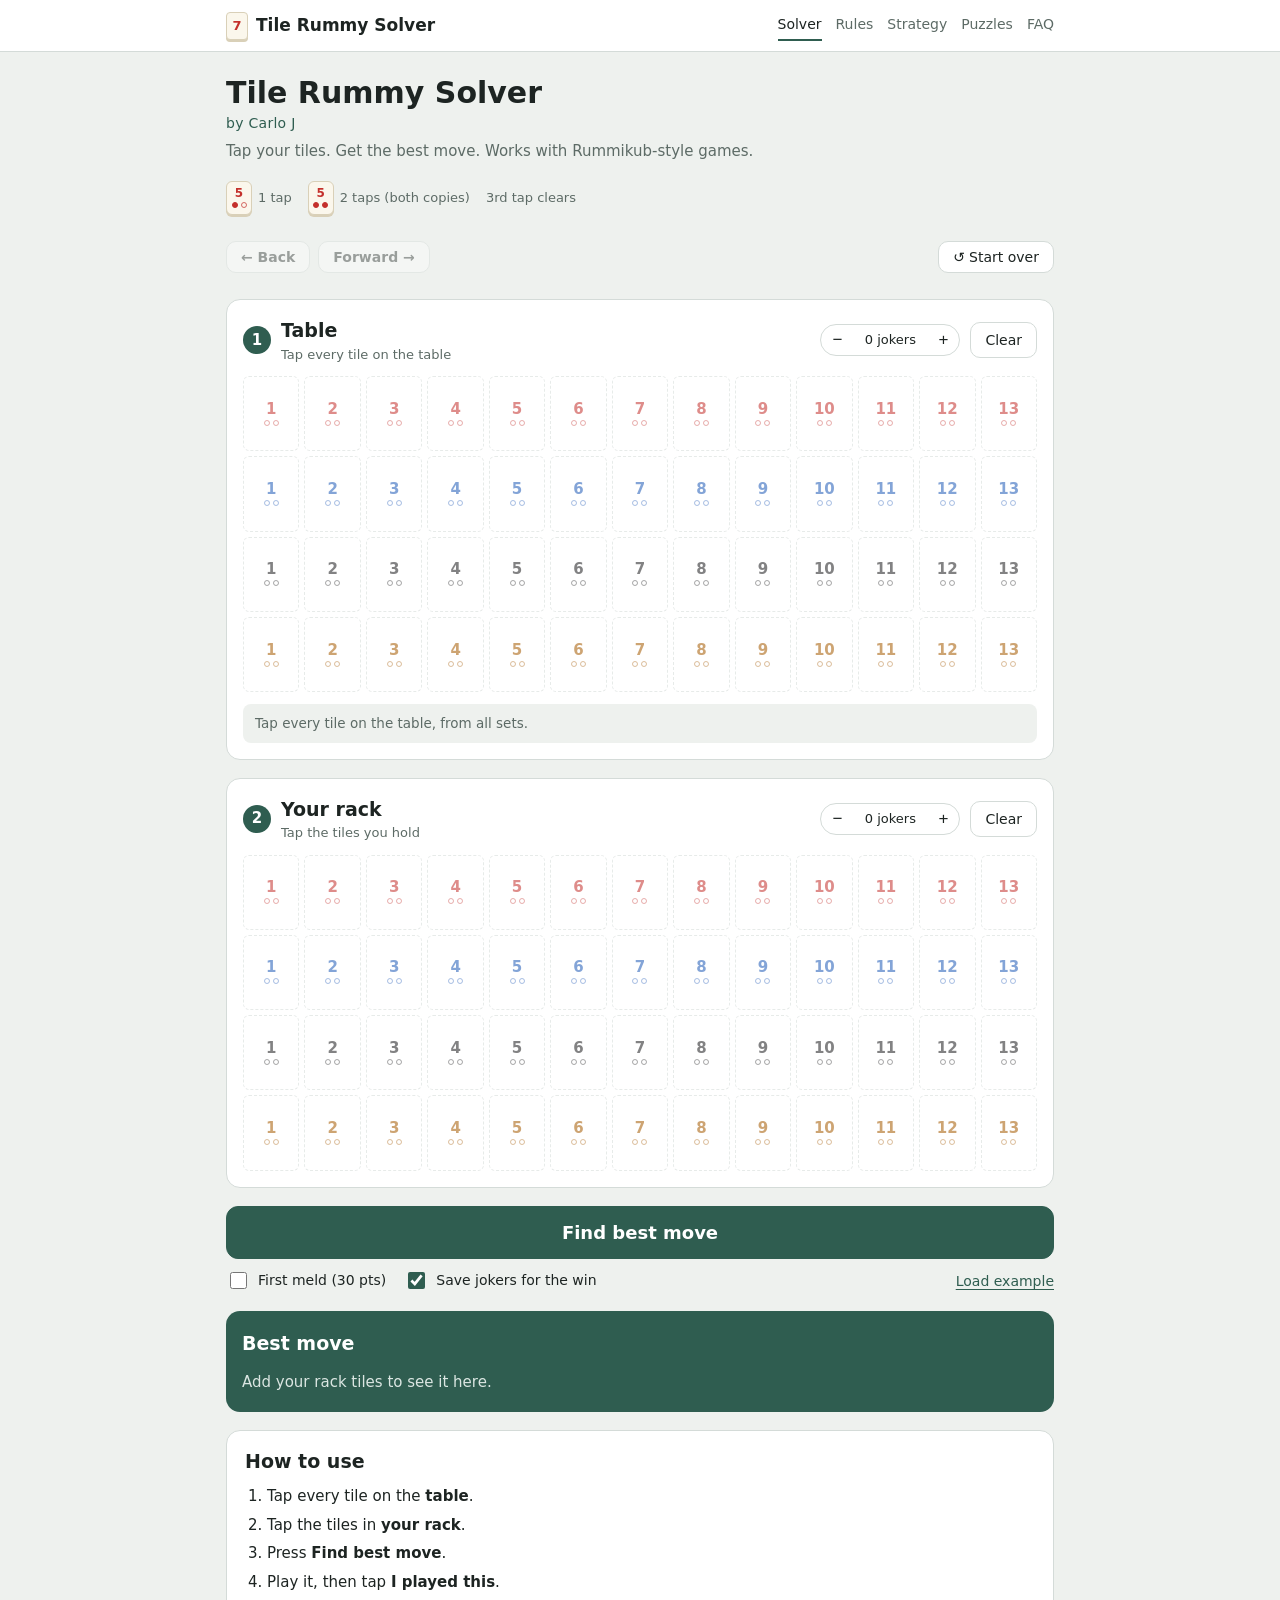
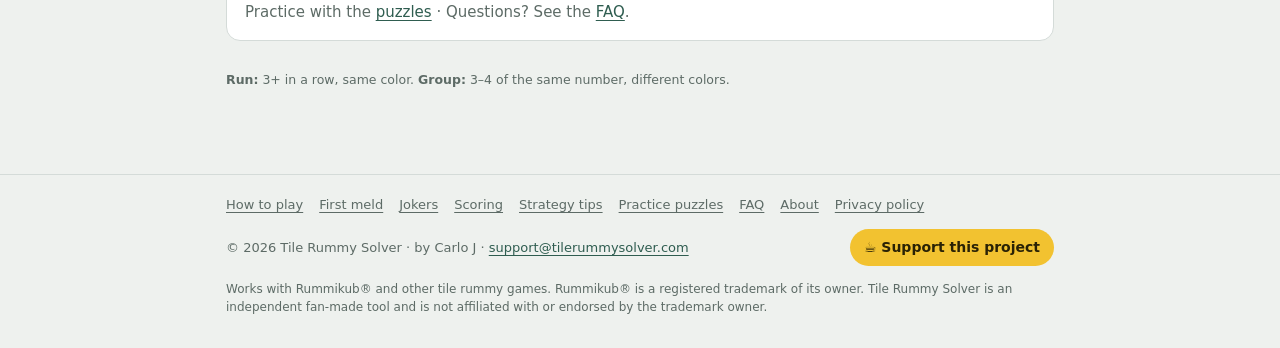
<file: tile-rummy-solver-repo/tile-rummy-solver/site/index.html>
<!DOCTYPE html>
<html lang="en">
<head>
<meta charset="utf-8">
<meta name="viewport" content="width=device-width, initial-scale=1">
<title>Tile Rummy Solver: Find the Best Move (Rummikub-Style)</title>
<meta name="description" content="Free tile rummy solver for Rummikub-style games. Enter the table and your rack to see the move that plays the most tiles, with jokers.">
<link rel="canonical" href="https://tilerummysolver.com/">
<meta property="og:type" content="website">
<meta property="og:site_name" content="Tile Rummy Solver">
<meta property="og:title" content="Tile Rummy Solver: Find the Best Move (Rummikub-Style)">
<meta property="og:description" content="Free tile rummy solver for Rummikub-style games. Enter the table and your rack to see the move that plays the most tiles, with jokers.">
<meta property="og:url" content="https://tilerummysolver.com/">
<meta property="og:image" content="https://tilerummysolver.com/og-image.png">
<meta property="og:image:width" content="1200">
<meta property="og:image:height" content="630">
<meta property="og:image:alt" content="Tile Rummy Solver: find the best move in tile rummy">
<meta name="twitter:card" content="summary_large_image">
<meta name="theme-color" content="#2f5d50">
<link rel="icon" href="favicon.svg" type="image/svg+xml">
<link rel="icon" href="favicon-32.png" sizes="32x32" type="image/png">
<link rel="apple-touch-icon" href="apple-touch-icon.png">
<link rel="stylesheet" href="site.css">
<script type="application/ld+json">{"@context": "https://schema.org", "@type": "WebApplication", "name": "Tile Rummy Solver", "url": "https://tilerummysolver.com/", "applicationCategory": "GameApplication", "operatingSystem": "Any (web browser)", "offers": {"@type": "Offer", "price": "0", "priceCurrency": "USD"}, "description": "Free tile rummy solver for Rummikub-style games. Enter the table and your rack to see the move that plays the most tiles, with jokers.", "author": {"@type": "Person", "name": "Carlo J"}}</script>
<style>
:root {
  /* Layout: input panels (table, rack) above a result panel; tiles are ivory blocks on a felt-toned surface */
  --bg: #eef1ee;
  --surface: #ffffff;
  --felt: #2f5d50;
  --ink: #1d2422;
  --muted: #5d6b66;
  --line: #d4dbd8;
  --accent: #2f5d50;
  --accent-ink: #ffffff;
  --tile: #fbf7ec;
  --tile-edge: #d9d0b8;
  --c0: #c4302b; --c1: #1f5bb8; --c2: #1d1d1f; --c3: #a65a00;
  --new: #f2c230;
  --font-display: ui-rounded, "SF Pro Rounded", "Segoe UI Variable Display", "Segoe UI", Roboto, system-ui, -apple-system, sans-serif;
  --font-body: system-ui, -apple-system, "Segoe UI", Roboto, "Helvetica Neue", Arial, sans-serif;
  color-scheme: light;
}
@media (prefers-color-scheme: dark) {
  :root:not([data-theme="light"]) {
    --bg: #121816; --surface: #1b2320; --felt: #1f3d35; --ink: #e6ece9; --muted: #98a8a2;
    --line: #2d3935; --accent: #6fc2a8; --accent-ink: #0f1a16; --tile-edge: #b9b099;
    color-scheme: dark;
  }
}
:root[data-theme="dark"] {
  --bg: #121816; --surface: #1b2320; --felt: #1f3d35; --ink: #e6ece9; --muted: #98a8a2;
  --line: #2d3935; --accent: #6fc2a8; --accent-ink: #0f1a16; --tile-edge: #b9b099;
  color-scheme: dark;
}
* { box-sizing: border-box; }
html, body { margin: 0; }
body { background: var(--bg); color: var(--ink); font-family: var(--font-body); font-size: 15px; line-height: 1.5; }
main { max-width: 860px; margin: 0 auto; padding: 24px 16px 48px; display: flex; flex-direction: column; gap: 18px; }
h1 { font-family: var(--font-display); font-weight: 800; font-size: 30px; line-height: 1.1; margin: 0; text-wrap: balance; }
h2 { font-family: var(--font-display); font-weight: 800; font-size: 19px; margin: 0; }
.byline { margin: 4px 0 0; font-family: var(--font-display); font-weight: 500; font-size: 14px; color: var(--accent); letter-spacing: .02em; }
.lede { color: var(--muted); margin: 6px 0 0; max-width: 62ch; }
.panel { background: var(--surface); border: 1px solid var(--line); border-radius: 14px; padding: 16px; display: flex; flex-direction: column; gap: 12px; }
.panel-head { display: flex; justify-content: space-between; align-items: center; gap: 12px; flex-wrap: wrap; }
.hint { color: var(--muted); font-size: 13px; }
.grid-wrap { overflow-x: auto; }
.grid { display: grid; grid-template-columns: repeat(13, minmax(28px, 1fr)); gap: 5px; min-width: 400px; }
.cell { position: relative; aspect-ratio: 3 / 4; border-radius: 6px; border: 1.5px dashed var(--line); background: transparent;
  font-family: var(--font-display); font-weight: 800; font-size: 15px; cursor: pointer; opacity: .55; padding: 0; transition: transform .08s;
  display: flex; flex-direction: column; align-items: center; justify-content: center; gap: 3px; line-height: 1; }
.pips { display: flex; gap: 3px; }
.pips i { width: 6px; height: 6px; border-radius: 50%; border: 1.3px solid currentColor; opacity: .7; }
.pips i.f { background: currentColor; opacity: 1; }
.pips i.x { border-color: var(--muted); background: var(--muted); opacity: .3; }
.cell.two { box-shadow: 0 2px 0 var(--tile-edge), 3px -3px 0 -1px var(--tile), 3px -3px 0 0 var(--tile-edge); }
.legend-row { display: flex; gap: 16px; flex-wrap: wrap; align-items: center; font-size: 13px; color: var(--muted); }
.legend-row .ex { display: inline-flex; align-items: center; gap: 6px; }
.legend-row .cell { width: 26px; cursor: default; font-size: 12px; }
.legend-row .cell:active { transform: none; }
.cell:hover { opacity: .85; }
.cell:active { transform: scale(.94); }
.cell.on { opacity: 1; border: 1px solid var(--tile-edge); background: var(--tile); box-shadow: 0 2px 0 var(--tile-edge); }
.cell.blocked { cursor: not-allowed; }
.k0 { color: var(--c0); } .k1 { color: var(--c1); } .k2 { color: var(--c2); } .k3 { color: var(--c3); }
/* Dark mode: black numbers sit on a dark background unless the tile is selected (ivory), so lighten them */
:root[data-theme="dark"] .cell:not(.on).k2,
:root[data-theme="dark"] .ctab.k2:not([aria-selected="true"]) { color: var(--ink); }
@media (prefers-color-scheme: dark) {
  :root:not([data-theme="light"]) .cell:not(.on).k2,
  :root:not([data-theme="light"]) .ctab.k2:not([aria-selected="true"]) { color: var(--ink); }
  :root:not([data-theme="light"]) .cell:not(.on).k0, :root:not([data-theme="light"]) .ctab.k0:not([aria-selected="true"]) { color: #ff8a80; }
  :root:not([data-theme="light"]) .cell:not(.on).k1, :root:not([data-theme="light"]) .ctab.k1:not([aria-selected="true"]) { color: #8ab4ff; }
  :root:not([data-theme="light"]) .cell:not(.on).k3, :root:not([data-theme="light"]) .ctab.k3:not([aria-selected="true"]) { color: #f0a85a; }
}
:root[data-theme="dark"] .cell:not(.on).k0, :root[data-theme="dark"] .ctab.k0:not([aria-selected="true"]) { color: #ff8a80; }
:root[data-theme="dark"] .cell:not(.on).k1, :root[data-theme="dark"] .ctab.k1:not([aria-selected="true"]) { color: #8ab4ff; }
:root[data-theme="dark"] .cell:not(.on).k3, :root[data-theme="dark"] .ctab.k3:not([aria-selected="true"]) { color: #f0a85a; }
.row-end { display: flex; align-items: center; gap: 10px; flex-wrap: wrap; }
.stepper { display: inline-flex; align-items: center; border: 1px solid var(--line); border-radius: 99px; overflow: hidden; }
.stepper button { border: 0; background: transparent; color: var(--ink); width: 32px; height: 30px; font-size: 17px; cursor: pointer; }
.stepper button:hover { background: var(--bg); }
.stepper span { min-width: 74px; text-align: center; font-size: 13px; font-weight: 500; font-variant-numeric: tabular-nums; }
.controls { display: flex; gap: 10px; flex-wrap: wrap; align-items: center; }
.btn { border: 1px solid var(--line); background: var(--surface); color: var(--ink); border-radius: 10px; padding: 9px 14px;
  font: 500 14px var(--font-body); cursor: pointer; }
.btn:hover { border-color: var(--muted); }
.btn.primary { background: var(--accent); color: var(--accent-ink); border-color: var(--accent); font-weight: 600; padding: 10px 22px; }
.check { display: inline-flex; align-items: center; gap: 8px; font-size: 14px; cursor: pointer; }
.check input { width: 17px; height: 17px; accent-color: var(--accent); }
button:focus-visible, input:focus-visible { outline: 2.5px solid var(--accent); outline-offset: 2px; }
.result { background: var(--felt); color: #f2f5f3; border-radius: 14px; padding: 18px 16px; display: flex; flex-direction: column; gap: 14px; }
.result h2 { color: #fff; }
.summary { display: flex; gap: 10px; flex-wrap: wrap; align-items: baseline; }
.big { font-family: var(--font-display); font-weight: 800; font-size: 26px; line-height: 1.1; }
.pill { display: inline-block; font-size: 12px; font-weight: 600; padding: 2px 10px; border-radius: 99px; background: rgba(255,255,255,.14); }
.pill.warn { background: #f2c230; color: #2a2205; }
.label { font-size: 12px; text-transform: uppercase; letter-spacing: .08em; color: #b9cfc7; font-weight: 600; }
.sets { display: flex; flex-wrap: wrap; gap: 10px 18px; }
.set { display: flex; gap: 3px; align-items: center; }
.set .kind { font-size: 11px; color: #b9cfc7; margin-right: 6px; width: 38px; }
.tile { width: 30px; height: 40px; border-radius: 5px; background: var(--tile); border: 1px solid #d9d0b8; box-shadow: 0 2px 0 #b5ab92;
  display: flex; align-items: center; justify-content: center; font-family: var(--font-display); font-weight: 800; font-size: 16px; position: relative; }
.tile.fresh { box-shadow: 0 0 0 2.5px var(--new), 0 2px 0 #b5ab92; }
.tile.joker::after { content: "J"; position: absolute; bottom: 1px; right: 3px; font-size: 9px; color: #6b6352; font-family: var(--font-body); }
.tile .k2-t { color: #1d1d1f; }
.pill.new { background: var(--new); color: #2a2205; }
.rest { border-top: 1px solid rgba(255,255,255,.18); padding-top: 12px; }
.rest summary { cursor: pointer; list-style: none; display: flex; align-items: center; gap: 8px; }
.rest summary::-webkit-details-marker { display: none; }
.rest .tog { margin-left: auto; font-size: 13px; color: #fff; text-decoration: underline; text-underline-offset: 3px; }
.rest[open] .tog { font-size: 0; }
.rest[open] .tog::after { content: "Hide"; font-size: 13px; }
.rest summary:focus-visible { outline: 2.5px solid var(--new); outline-offset: 3px; border-radius: 4px; }
.rest-note { color: #cfdcd7; font-size: 13px; margin: 8px 0 10px; max-width: 62ch; }
.step { flex: none; display: inline-flex; align-items: center; justify-content: center; width: 28px; height: 28px; border-radius: 50%;
  background: var(--accent); color: var(--accent-ink); font-family: var(--font-display); font-weight: 800; font-size: 15px; }
.step.sm { width: 22px; height: 22px; font-size: 12px; background: var(--new); color: #2a2205; }
.stepped { display: flex; align-items: center; gap: 10px; }
.stepped .sub { display: block; font-family: var(--font-body); font-weight: 400; font-size: 13px; color: var(--muted); }
.rstep { display: flex; align-items: center; gap: 8px; }
.apply-bar { display: flex; align-items: center; gap: 12px; flex-wrap: wrap; border-top: 1px solid rgba(255,255,255,.18); padding-top: 14px; }
.btn.apply { background: var(--new); color: #2a2205; border-color: var(--new); font-weight: 700; padding: 11px 20px; }
.btn.apply:hover { filter: brightness(1.05); }
.btn.ghost { background: transparent; color: #fff; border-color: rgba(255,255,255,.5); }
.apply-note { font-size: 13px; color: #cfdcd7; max-width: 46ch; }
.histbar { display: flex; align-items: center; gap: 8px; flex-wrap: wrap; position: sticky; top: 0; z-index: 5; background: var(--bg); padding: 8px 0; }
.btn.hist { padding: 7px 14px; font-weight: 600; }
.btn.hist:disabled { opacity: .4; cursor: default; }
.btn.restart { margin-left: auto; padding: 7px 14px; }
.btn.restart.armed { background: #d93025; border-color: #d93025; color: #fff; font-weight: 600; }
.hist-count { font-size: 13px; color: var(--muted); font-variant-numeric: tabular-nums; }
.tcheck { font-size: 13.5px; color: var(--muted); border-radius: 8px; padding: 9px 12px; background: var(--bg); }
.tcheck.ok { color: #1f7a4d; background: rgba(31,122,77,.1); font-weight: 500; }
.tcheck.warn { color: var(--ink); background: rgba(217,48,37,.1); border: 1px solid rgba(217,48,37,.35); }
:root[data-theme="dark"] .tcheck.ok { color: #7fd6a8; }
@media (prefers-color-scheme: dark) { :root:not([data-theme="light"]) .tcheck.ok { color: #7fd6a8; } }
.cell.suspect { outline: 2.5px solid #d93025; outline-offset: 1px; }
.jnote { background: rgba(255,255,255,.1); border: 1px solid rgba(255,255,255,.22); border-radius: 10px; padding: 10px 14px; font-size: 14px; color: #f2f5f3; }
.jnote.win { background: #f2c230; color: #2a2205; border-color: #f2c230; }
.warnbox { background: #f2c230; color: #2a2205; border-radius: 10px; padding: 10px 14px; font-size: 14px; }
.ctabs { display: none; gap: 6px; flex-wrap: wrap; }
.ctab { flex: 1 1 0; min-width: 0; border: 1px solid var(--line); background: var(--bg); border-radius: 9px; padding: 8px 4px; font: 700 13px var(--font-body); cursor: pointer; display: inline-flex; justify-content: center; gap: 4px; }
.ctab[aria-selected="true"] { background: var(--tile); border-color: var(--tile-edge); box-shadow: inset 0 -3px 0 currentColor; }
.ctab .ccount { font-weight: 500; color: var(--muted); }
.howto { background: var(--surface); border: 1px solid var(--line); border-radius: 14px; padding: 16px 18px; }
.howto ol { margin: 10px 0 8px; padding-left: 22px; display: flex; flex-direction: column; gap: 6px; max-width: 70ch; }
.howto p { margin: 0; color: var(--muted); }
.noscript { background: #f2c230; color: #2a2205; padding: 12px 14px; border-radius: 10px; }
.spinner { display: inline-block; width: 12px; height: 12px; border: 2px solid rgba(255,255,255,.35); border-top-color: #fff; border-radius: 50%; animation: spin .8s linear infinite; vertical-align: -1px; margin-left: 6px; }
@keyframes spin { to { transform: rotate(360deg); } }
@media (max-width: 600px) {
  .panel { padding: 12px; }
  .ctabs { display: flex; }
  .grid { grid-template-columns: repeat(7, 1fr); min-width: 0; gap: 6px; }
  .grid-wrap { overflow: visible; }
  .grid[data-color="0"] .cell:not(.k0), .grid[data-color="1"] .cell:not(.k1),
  .grid[data-color="2"] .cell:not(.k2), .grid[data-color="3"] .cell:not(.k3) { display: none; }
  .cell { font-size: 18px; }
  .pips i { width: 7px; height: 7px; }
}
@media (prefers-reduced-motion: reduce) { .spinner { animation: none; } }
.controls { flex-direction: column; align-items: stretch; gap: 10px; }
.btn.big-go { width: 100%; font-size: 18px; padding: 15px 22px; border-radius: 12px; }
.opts { display: flex; gap: 8px 18px; flex-wrap: wrap; align-items: center; }
.linkbtn { background: none; border: 0; padding: 4px 0; margin-left: auto; color: var(--accent); font: 500 14px var(--font-body); text-decoration: underline; text-underline-offset: 3px; cursor: pointer; }
.hist-count { display: none; }
.legend { font-size: 13px; color: #cfdcd7; display: flex; gap: 8px; align-items: center; }
.legend .tile { width: 20px; height: 26px; font-size: 11px; }
.empty-msg { color: #dbe6e2; margin: 0; max-width: 60ch; }
.foot { font-size: 12.5px; color: var(--muted); max-width: 70ch; }
@media (max-width: 520px) { h1 { font-size: 25px; } .set .kind { display: none; } .tile { width: 26px; height: 35px; font-size: 14px; } }
@media (prefers-reduced-motion: reduce) { .cell { transition: none; } }
</style>
</head>
<body>
<header class="topbar"><div class="topbar-in">
  <a class="brand" href="index.html"><span class="brand-tile" aria-hidden="true">7</span>Tile Rummy Solver</a>
  <nav class="nav" aria-label="Main"><a href="index.html" aria-current="page">Solver</a><a href="how-to-play.html">Rules</a><a href="strategy.html">Strategy</a><a href="puzzles.html">Puzzles</a><a href="faq.html">FAQ</a></nav>
</div></header>
<main>
  <header>
    <h1>Tile Rummy Solver</h1>
    <p class="byline">by Carlo J</p>
    <p class="lede">Tap your tiles. Get the best move. Works with Rummikub-style games.</p>
  </header>

  <div class="legend-row" aria-label="How tapping works">
    <span class="ex"><span class="cell k0 on" aria-hidden="true">5<span class="pips"><i class="f"></i><i></i></span></span> 1 tap</span>
    <span class="ex"><span class="cell k0 on two" aria-hidden="true">5<span class="pips"><i class="f"></i><i class="f"></i></span></span> 2 taps (both copies)</span>
    <span>3rd tap clears</span>
  </div>

  <div class="histbar" role="group" aria-label="History">
    <button type="button" class="btn hist" id="hist-back" disabled title="Back (Ctrl+Z)">← Back</button>
    <button type="button" class="btn hist" id="hist-fwd" disabled title="Forward (Ctrl+Shift+Z)">Forward →</button>
    <span class="hist-count" id="hist-count">No changes yet</span>
    <button type="button" class="btn restart" id="restart" title="Clear the table, your rack, jokers and history">↺ Start over</button>
  </div>

  <section class="panel" aria-labelledby="t-h">
    <div class="panel-head">
      <h2 id="t-h" class="stepped"><span class="step">1</span><span>Table<span class="sub">Tap every tile on the table</span></span></h2>
      <div class="row-end">
        <div class="stepper" aria-label="Jokers on the table">
          <button type="button" id="tj-minus" aria-label="Remove a joker from the table">−</button>
          <span id="tj-val">0 jokers</span>
          <button type="button" id="tj-plus" aria-label="Add a joker to the table">+</button>
        </div>
        <button type="button" class="btn" id="clear-table">Clear</button>
      </div>
    </div>
    <div class="ctabs" role="tablist" aria-label="Tile color" data-grid="table"><button type="button" role="tab" class="ctab k0" data-c="0">Red<span class="ccount"></span></button><button type="button" role="tab" class="ctab k1" data-c="1">Blue<span class="ccount"></span></button><button type="button" role="tab" class="ctab k2" data-c="2">Black<span class="ccount"></span></button><button type="button" role="tab" class="ctab k3" data-c="3">Orange<span class="ccount"></span></button></div>
    <div class="grid-wrap"><div class="grid" id="grid-table"></div></div>
    <div class="tcheck" id="tcheck" aria-live="polite"></div>
  </section>

  <section class="panel" aria-labelledby="r-h">
    <div class="panel-head">
      <h2 id="r-h" class="stepped"><span class="step">2</span><span>Your rack<span class="sub">Tap the tiles you hold</span></span></h2>
      <div class="row-end">
        <div class="stepper" aria-label="Jokers in your rack">
          <button type="button" id="rj-minus" aria-label="Remove a joker from your rack">−</button>
          <span id="rj-val">0 jokers</span>
          <button type="button" id="rj-plus" aria-label="Add a joker to your rack">+</button>
        </div>
        <button type="button" class="btn" id="clear-rack">Clear</button>
      </div>
    </div>
    <div class="ctabs" role="tablist" aria-label="Tile color" data-grid="rack"><button type="button" role="tab" class="ctab k0" data-c="0">Red<span class="ccount"></span></button><button type="button" role="tab" class="ctab k1" data-c="1">Blue<span class="ccount"></span></button><button type="button" role="tab" class="ctab k2" data-c="2">Black<span class="ccount"></span></button><button type="button" role="tab" class="ctab k3" data-c="3">Orange<span class="ccount"></span></button></div>
    <div class="grid-wrap"><div class="grid" id="grid-rack"></div></div>
  </section>

  <div class="controls">
    <button type="button" class="btn primary big-go" id="find-btn">Find best move</button>
    <div class="opts">
      <label class="check" for="initial"><input type="checkbox" id="initial"> First meld (30 pts)</label>
      <label class="check" for="savej" title="Keeps your jokers unless playing them wins the round"><input type="checkbox" id="savej"> Save jokers for the win</label>
      <button type="button" class="linkbtn" id="example">Load example</button>
    </div>
  </div>

  <section class="result" id="result" aria-live="polite"></section>

  <noscript><p class="noscript">The solver needs JavaScript. Turn it on in your browser settings to use it. The <a href="how-to-play.html">rules</a> and <a href="strategy.html">strategy tips</a> work without it.</p></noscript>

  <section class="howto" aria-labelledby="howto-h">
    <h2 id="howto-h">How to use</h2>
    <ol>
      <li>Tap every tile on the <strong>table</strong>.</li>
      <li>Tap the tiles in <strong>your rack</strong>.</li>
      <li>Press <strong>Find best move</strong>.</li>
      <li>Play it, then tap <strong>I played this</strong>.</li>
    </ol>
    <p>Practice with the <a href="puzzles.html">puzzles</a> · Questions? See the <a href="faq.html">FAQ</a>.</p>
  </section>

  <p class="foot"><strong>Run:</strong> 3+ in a row, same color. <strong>Group:</strong> 3–4 of the same number, different colors.</p>
</main>
<footer class="sitefoot"><div class="sitefoot-in">
  <nav class="guides" aria-label="Guides"><a href="how-to-play.html">How to play</a><a href="first-meld.html">First meld</a><a href="jokers.html">Jokers</a><a href="scoring.html">Scoring</a><a href="strategy.html">Strategy tips</a><a href="puzzles.html">Practice puzzles</a><a href="faq.html">FAQ</a><a href="about.html">About</a><a href="privacy.html">Privacy policy</a></nav>
  <span>© <span data-year>2026</span> Tile Rummy Solver · by Carlo J · <a href="mailto:support@tilerummysolver.com">support@tilerummysolver.com</a></span>
  <a class="tip" data-kofi href="#" hidden>☕ Support this project</a>
  <span class="tm">Works with Rummikub® and other tile rummy games. Rummikub® is a registered trademark of its owner. Tile Rummy Solver is an independent fan-made tool and is not affiliated with or endorsed by the trademark owner.</span>
</div></footer>
<script src="site.js"></script>

<script src="solver.js?v=20261117"></script>
<script>
// Runs the solver in a background thread so the page never freezes.
// A new request replaces an unfinished one (the old run is stopped).
function makeRunner() {
  let w = null, busy = false, seq = 0, pending = null, workerOk = typeof Worker === 'function';
  const spawn = () => {
    try { w = new Worker('solver.js?v=20261117'); } catch (e) { workerOk = false; w = null; return; }
    w.onmessage = e => { busy = false; const p = pending; pending = null; if (p && e.data.id === p.id) p.resolve(e.data); };
    w.onerror = e => { if (e && e.preventDefault) e.preventDefault(); busy = false; workerOk = false; const p = pending; pending = null; if (p) p.resolve(runHere(p.payload)); };
  };
  const runHere = d => {   // fallback when workers aren't available (e.g. a file opened from disk)
    if (typeof rummySolve !== 'function') return { res: null, ms: 0, failed: true };   // solver.js didn't load
    const t0 = performance.now();
    let res;
    if (d.mode === 'check') res = rummySolve(d.table, empty(), d.tj, 0, false, true);
    else {
      res = rummySolve(d.table, d.rack, d.tj, d.rj, d.initial, false, d.saveJ);
      if (!res && !d.initial) { res = rummySolve(d.table, d.rack, d.tj, d.rj, false, true, d.saveJ); if (res) res.relaxed = true; }
    }
    return { res, ms: Math.round(performance.now() - t0) };
  };
  return payload => new Promise(resolve => {
    if (workerOk && !w) spawn();
    if (!workerOk) { setTimeout(() => resolve(runHere(payload)), 0); return; }
    if (busy) { w.terminate(); if (pending) pending.resolve(null); spawn(); if (!workerOk) { resolve(runHere(payload)); return; } }
    const id = ++seq;
    pending = { id, resolve, payload }; busy = true;
    w.postMessage(Object.assign({ id }, payload));
  });
}
const runCheckJob = makeRunner(), runSolveJob = makeRunner();

const COLORS = ['Red', 'Blue', 'Black', 'Orange'];
const empty = () => [0, 1, 2, 3].map(() => Array(14).fill(0));
let state = { table: empty(), rack: empty(), tj: 0, rj: 0, initial: false, saveJ: true };

try {
  const saved = JSON.parse(localStorage.getItem('rummikub-solver') || 'null');
  if (saved && saved.table && saved.rack) state = Object.assign(state, saved);
} catch (e) {}
const persist = () => { try { localStorage.setItem('rummikub-solver', JSON.stringify(state)); } catch (e) {} };
// History for Back / Forward: every saved change becomes a step
let histCur = null, past = [], future = [];
const save = () => {
  const now = JSON.stringify(state);
  if (histCur !== null && now !== histCur) {
    past.push(histCur); if (past.length > 200) past.shift();
    future = [];
  }
  histCur = now; persist(); updateHist();
};
function updateHist() {
  const b = document.getElementById('hist-back'), f = document.getElementById('hist-fwd');
  if (!b) return;
  b.disabled = !past.length; f.disabled = !future.length;
  document.getElementById('hist-count').textContent = '';
}
function travel(dir) {
  const from = dir < 0 ? past : future, to = dir < 0 ? future : past;
  if (!from.length) return;
  to.push(histCur); histCur = from.pop();
  state = JSON.parse(histCur);
  render(); persist(); updateHist(); runSolve();
}

function buildGrid(which) {
  const el = document.getElementById('grid-' + which);
  el.innerHTML = '';
  for (let c = 0; c < 4; c++) for (let v = 1; v <= 13; v++) {
    const b = document.createElement('button');
    b.type = 'button';
    b.className = 'cell k' + c;
    b.dataset.c = c; b.dataset.v = v;
    b.addEventListener('click', () => {
      const other = which === 'table' ? state.rack : state.table;
      const mine = state[which];
      const max = 2 - other[c][v];
      mine[c][v] = mine[c][v] >= max ? 0 : mine[c][v] + 1;
      state.ex = false; render(); save();
    });
    el.appendChild(b);
  }
}

function render() {
  ['table', 'rack'].forEach(which => {
    const other = which === 'table' ? state.rack : state.table;
    document.querySelectorAll('#grid-' + which + ' .cell').forEach(b => {
      const c = +b.dataset.c, v = +b.dataset.v, n = state[which][c][v];
      b.classList.toggle('on', n > 0);
      b.classList.toggle('two', n === 2);
      b.classList.toggle('blocked', n === 0 && other[c][v] >= 2);
      const o = other[c][v];
      const pips = [0, 1].map(i => i < n ? '<i class="f"></i>' : (i >= 2 - o ? '<i class="x"></i>' : '<i></i>')).join('');
      b.innerHTML = v + '<span class="pips">' + pips + '</span>';
      b.setAttribute('aria-label', `${COLORS[c]} ${v}: ${n} ${which === 'table' ? 'on the table' : 'in your rack'}`);
    });
  });
  const jl = n => n + (n === 1 ? ' joker' : ' jokers');
  document.getElementById('tj-val').textContent = jl(state.tj);
  document.getElementById('rj-val').textContent = jl(state.rj);
  document.getElementById('initial').checked = state.initial;
  document.getElementById('savej').checked = state.saveJ !== false;
  document.getElementById('example').textContent = state.ex ? 'Clear example' : 'Load example';
  updateTabCounts();
  scheduleCheck();
}

// Live table check: finds table tiles that can't fit into any valid set
const tileName = t => COLORS[t.c] + ' ' + t.v;
let checkTimer = null, checkedKey = null, slowTimer = null;
function scheduleCheck() {
  const key = JSON.stringify([state.table, state.tj]);
  if (key === checkedKey) return;          // only re-check when the table itself changed
  checkedKey = key;
  clearTimeout(checkTimer); checkTimer = setTimeout(checkTable, 120);
}
async function checkTable() {
  const el = document.getElementById('tcheck');
  const cells = document.querySelectorAll('#grid-table .cell');
  const n = state.table.flat().reduce((a, b) => a + b, 0) + state.tj;
  if (n === 0) {
    cells.forEach(b => b.classList.remove('suspect'));
    el.className = 'tcheck';
    el.textContent = 'Tap every tile on the table, from all sets.';
    return;
  }
  clearTimeout(slowTimer);
  slowTimer = setTimeout(() => { el.className = 'tcheck'; el.textContent = 'Checking…'; }, 250);
  const job = await runCheckJob({ mode: 'check', table: state.table, tj: state.tj });
  if (!job) return;                         // replaced by a newer check
  if (job.failed) { clearTimeout(slowTimer); el.className = 'tcheck warn'; el.textContent = 'The solver didn’t load. Refresh the page (Ctrl+F5).'; return; }
  clearTimeout(slowTimer);
  cells.forEach(b => b.classList.remove('suspect'));
  const res = job.res;
  const bad = res ? res.leftover : [];
  const badJ = res ? res.leftoverJ : 0;
  if (!bad.length && !badJ) {
    el.className = 'tcheck ok';
    el.textContent = `✓ Table OK (${n} tiles)`;
    return;
  }
  bad.forEach(t => cells.forEach(b => { if (+b.dataset.c === t.c && +b.dataset.v === t.v) b.classList.add('suspect'); }));
  const names = bad.map(tileName).concat(badJ ? [badJ + ' joker' + (badJ > 1 ? 's' : '')] : []);
  const k = names.length;
  el.className = 'tcheck warn';
  el.innerHTML = `<strong>⚠ Doesn’t fit: ${names.join(', ')}.</strong> Check the table (outlined in red).`;
}

function stepper(id, key, delta) {
  document.getElementById(id).addEventListener('click', () => {
    const nv = state[key] + delta;
    if (nv < 0 || state.tj + state.rj + delta > 2) return;
    state[key] = nv; state.ex = false; render(); save();
  });
}
stepper('tj-minus', 'tj', -1); stepper('tj-plus', 'tj', 1);
stepper('rj-minus', 'rj', -1); stepper('rj-plus', 'rj', 1);

document.getElementById('clear-table').addEventListener('click', () => { state.table = empty(); state.tj = 0; state.ex = false; render(); save(); });
document.getElementById('clear-rack').addEventListener('click', () => { state.rack = empty(); state.rj = 0; state.ex = false; render(); save(); });
document.getElementById('initial').addEventListener('change', e => { state.initial = e.target.checked; save(); });
document.getElementById('savej').addEventListener('change', e => { state.saveJ = e.target.checked; save(); runSolve(); });

function tileHTML(t) {
  const cls = 'tile' + (t.src === 'rack' ? ' fresh' : '') + (t.joker ? ' joker' : '');
  const label = (t.joker ? 'Joker as ' : '') + COLORS[t.c] + ' ' + t.v + (t.src === 'rack' ? ' (from your rack)' : '');
  return `<span class="${cls}" title="${label}" aria-label="${label}"><span class="k${t.c}${t.c === 2 ? ' k2-t' : ''}">${t.joker ? '☺' : t.v}</span></span>`;
}

async function runSolve() {
  const out = document.getElementById('result');
  const count = g => g.flat().reduce((a, b) => a + b, 0);
  if (count(state.rack) + state.rj === 0) {
    runSolveJob({ mode: 'check', table: empty(), tj: 0 });   // stops any unfinished solve
    out.innerHTML = '<h2>Best move</h2><p class="empty-msg">Add your rack tiles to see it here.</p>';
    return;
  }
  out.innerHTML = '<h2>Best move</h2><p class="empty-msg">Thinking… <span class="spinner" aria-hidden="true"></span></p>';
  const snap = JSON.parse(JSON.stringify({ table: state.table, rack: state.rack, tj: state.tj, rj: state.rj, initial: state.initial, saveJ: state.saveJ !== false }));
  const job = await runSolveJob(Object.assign({ mode: 'solve' }, snap));
  if (!job) return;                         // a newer request replaced this one
  if (job.failed) { out.innerHTML = '<h2>Best move</h2><p class="empty-msg">The solver didn’t load. Refresh the page (Ctrl+F5).</p>'; return; }
  {
    let res = job.res;
    const ms = job.ms;
    let warn = '';
    if (res && res.relaxed) {
      const names = res.leftover.map(tileName).concat(res.leftoverJ ? [res.leftoverJ + ' joker' + (res.leftoverJ > 1 ? 's' : '')] : []);
      warn = `<div class="warnbox">⚠ Left out (don’t fit): ${names.join(', ')}</div>`;
    }
    const saving = snap.saveJ && snap.rj > 0;
    const keptNote = saving ? '<div class="jnote">🃏 Joker kept: it wouldn’t win this round.</div>' : '';
    if (!res) {
      out.innerHTML = '<h2>No first meld</h2>' + keptNote + '<p class="empty-msg">Can’t reach 30 points' + (saving ? ' without your joker' : '') + '. Draw a tile.</p>';
      return;
    }
    if (res.count === 0) {
      out.innerHTML = '<h2>No move</h2>' + warn + keptNote + '<p class="empty-msg">Nothing fits' + (saving ? ' without your joker' : '') + '. Draw a tile.</p>';
      return;
    }
    const played = res.sets.flatMap(s => s.tiles).filter(t => t.src === 'rack');
    const jUsed = played.filter(t => t.joker).length;
    if (saving) warn += jUsed ? '<div class="jnote win">🃏 <strong>Joker played: you win!</strong></div>' : keptNote;
    const sets = res.sets;
    const usesRack = st => st.tiles.some(t => t.src === 'rack');
    const mine = sets.filter(usesRack), rest = sets.filter(st => !usesRack(st));
    const setHTML = st => `<div class="set"><span class="kind">${st.kind}</span>${st.tiles.map(tileHTML).join('')}</div>`;
    out.innerHTML = warn + `
      <div class="summary">
        <span class="big">Play ${res.count} tile${res.count === 1 ? '' : 's'}</span>
        <span class="pill">${res.value} points</span>
        ${state.initial ? '<span class="pill warn">First meld</span>' : ''}
      </div>
      <div><div class="label rstep"><span class="step sm">A</span>From your rack</div><div class="set" style="margin-top:6px;flex-wrap:wrap">${played.map(tileHTML).join('')}</div></div>
      <div>
        <div class="label rstep"><span class="step sm">B</span>${state.initial ? 'Lay down' : 'Build these'}</div>
        <div style="height:8px"></div>
        <div class="sets">${mine.map(setHTML).join('')}</div>
      </div>
      ${rest.length ? `<details class="rest" open>
        <summary><span class="label rstep"><span class="step sm">C</span>Rest of the table</span> <span class="tog">Show</span></summary>
        <p class="rest-note">Rearrange the table to match.</p>
        <div class="sets">${rest.map(setHTML).join('')}</div>
      </details>` : ''}
      <div class="apply-bar">
        <button type="button" class="btn apply" id="apply">✓ I played this</button>
      </div>`;
    lastPlayed = played;
    document.getElementById('apply').addEventListener('click', applyMove);
  }
}

let lastPlayed = null;
function applyMove() {
  if (!lastPlayed) return;
  const n = lastPlayed.length;
  lastPlayed.forEach(t => {
    if (t.joker) { state.rj--; state.tj++; }
    else { state.rack[t.c][t.v]--; state.table[t.c][t.v]++; }
  });
  lastPlayed = null;
  state.initial = false; state.ex = false;
  render(); save();
  const out = document.getElementById('result');
  const left = state.rack.flat().reduce((a, b) => a + b, 0) + state.rj;
  out.innerHTML = `
    <h2>${left === 0 ? 'You win! 🎉' : 'Done!'}</h2>
    <p class="empty-msg">${n} tile${n === 1 ? '' : 's'} moved to the table. Add new tiles, then solve again.</p>
    <div class="apply-bar"><button type="button" class="btn ghost" id="undo">Undo</button></div>`;
  document.getElementById('undo').addEventListener('click', () => {
    travel(-1);
  });
}
document.getElementById('find-btn').addEventListener('click', runSolve);

function loadExample() {
  const put = (g, list) => list.forEach(([c, v]) => g[c][v]++);
  state.table = empty(); state.rack = empty(); state.tj = 0; state.rj = 1; state.initial = false; state.ex = true;
  put(state.table, [[0,3],[0,4],[0,5],[0,6],[1,7],[2,7],[3,7],[3,9],[3,10],[3,11],[1,1],[1,2],[1,3]]);
  put(state.rack, [[0,7],[2,8],[1,12],[3,12],[1,4],[0,2]]);
}
document.getElementById('example').addEventListener('click', () => {
  if (state.ex) {
    state.table = empty(); state.rack = empty(); state.tj = 0; state.rj = 0; state.ex = false;
  } else {
    loadExample();
  }
  render(); save(); runSolve();
});

buildGrid('table'); buildGrid('rack');

// Phone layout: one color at a time
document.querySelectorAll('.ctabs').forEach(tl => {
  const grid = document.getElementById('grid-' + tl.dataset.grid);
  const select = c => {
    grid.dataset.color = c;
    tl.querySelectorAll('.ctab').forEach(b => b.setAttribute('aria-selected', String(+b.dataset.c === c)));
  };
  tl.querySelectorAll('.ctab').forEach(b => b.addEventListener('click', () => select(+b.dataset.c)));
  select(0);
});
function updateTabCounts() {
  document.querySelectorAll('.ctabs').forEach(tl => {
    const g = state[tl.dataset.grid];
    tl.querySelectorAll('.ctab').forEach(b => {
      const n = g[+b.dataset.c].reduce((a, x) => a + x, 0);
      b.querySelector('.ccount').textContent = n ? '· ' + n : '';
    });
  });
}

// Practice puzzles: tilerummysolver.com/#puzzle-3 opens that position
const PUZZLES = [{"id": "puzzle-1", "table": [[0, 0, 0, 1, 1, 1, 0, 0, 0, 0, 0, 0, 0, 0], [0, 0, 0, 0, 0, 0, 0, 1, 0, 0, 0, 0, 0, 0], [0, 0, 0, 0, 0, 0, 0, 1, 0, 0, 0, 0, 0, 0], [0, 0, 0, 0, 0, 0, 0, 1, 0, 0, 0, 0, 0, 0]], "rack": [[0, 0, 0, 0, 0, 0, 1, 0, 0, 0, 0, 0, 0, 0], [0, 0, 1, 0, 0, 0, 0, 0, 0, 0, 0, 0, 0, 0], [0, 0, 0, 0, 0, 0, 0, 0, 0, 0, 0, 0, 0, 0], [0, 0, 0, 0, 0, 0, 0, 0, 0, 0, 0, 0, 0, 0]], "tj": 0, "rj": 0, "initial": false}, {"id": "puzzle-2", "table": [[0, 0, 0, 0, 0, 0, 0, 0, 0, 0, 0, 0, 0, 0], [0, 0, 1, 1, 1, 1, 1, 1, 0, 0, 0, 0, 0, 0], [0, 0, 0, 0, 0, 0, 0, 0, 0, 0, 0, 0, 0, 0], [0, 0, 0, 0, 0, 0, 0, 0, 0, 0, 0, 0, 0, 0]], "rack": [[0, 0, 0, 0, 0, 0, 0, 0, 0, 0, 0, 0, 0, 0], [0, 0, 0, 0, 1, 0, 0, 0, 0, 0, 0, 0, 0, 0], [0, 0, 0, 0, 0, 0, 0, 0, 0, 1, 0, 0, 0, 0], [0, 0, 0, 0, 0, 0, 0, 0, 0, 0, 0, 0, 0, 0]], "tj": 0, "rj": 0, "initial": false}, {"id": "puzzle-3", "table": [[0, 0, 0, 0, 0, 0, 0, 0, 1, 0, 0, 0, 0, 0], [0, 0, 0, 0, 0, 0, 0, 0, 1, 0, 0, 0, 0, 0], [0, 1, 1, 1, 0, 0, 0, 0, 1, 0, 0, 0, 0, 0], [0, 0, 0, 0, 0, 0, 0, 0, 1, 0, 0, 0, 0, 0]], "rack": [[0, 0, 0, 0, 0, 0, 0, 0, 0, 1, 1, 0, 0, 0], [0, 0, 0, 0, 0, 0, 0, 0, 0, 0, 0, 0, 0, 0], [0, 0, 0, 0, 0, 0, 0, 0, 0, 0, 0, 0, 0, 0], [0, 0, 0, 0, 1, 0, 0, 0, 0, 0, 0, 0, 0, 0]], "tj": 0, "rj": 0, "initial": false}, {"id": "puzzle-4", "table": [[0, 0, 0, 0, 1, 1, 1, 0, 0, 0, 0, 0, 0, 0], [0, 0, 0, 0, 1, 1, 1, 0, 0, 0, 0, 0, 0, 0], [0, 0, 0, 0, 1, 1, 1, 0, 0, 0, 0, 0, 0, 0], [0, 0, 0, 0, 0, 0, 0, 0, 0, 0, 0, 0, 0, 0]], "rack": [[0, 0, 0, 0, 0, 0, 0, 0, 0, 0, 0, 0, 0, 0], [0, 0, 0, 0, 0, 0, 0, 0, 0, 0, 0, 0, 0, 0], [0, 0, 0, 0, 0, 0, 0, 0, 0, 0, 0, 0, 0, 0], [0, 0, 0, 0, 1, 1, 0, 0, 0, 0, 0, 0, 0, 0]], "tj": 0, "rj": 0, "initial": false}, {"id": "puzzle-5", "table": [[0, 0, 0, 0, 0, 0, 0, 0, 0, 0, 1, 0, 1, 0], [0, 0, 0, 0, 0, 0, 0, 0, 0, 0, 0, 0, 0, 0], [0, 0, 0, 0, 1, 1, 1, 0, 0, 0, 0, 0, 0, 0], [0, 0, 0, 0, 0, 0, 0, 0, 0, 0, 0, 0, 0, 0]], "rack": [[0, 0, 0, 0, 0, 0, 0, 0, 0, 0, 0, 1, 0, 0], [0, 0, 0, 0, 0, 0, 0, 0, 0, 0, 0, 1, 0, 0], [0, 0, 0, 0, 0, 0, 0, 0, 0, 0, 0, 0, 0, 0], [0, 0, 0, 0, 0, 0, 0, 0, 0, 0, 0, 1, 0, 0]], "tj": 1, "rj": 0, "initial": false}, {"id": "puzzle-6", "table": [[0, 0, 0, 0, 0, 0, 0, 0, 0, 0, 0, 0, 0, 0], [0, 0, 0, 0, 0, 0, 0, 0, 0, 0, 0, 0, 0, 0], [0, 0, 0, 0, 0, 0, 0, 0, 0, 0, 0, 0, 0, 0], [0, 0, 0, 0, 0, 0, 0, 0, 0, 0, 0, 0, 0, 0]], "rack": [[0, 0, 0, 0, 0, 0, 0, 0, 0, 0, 1, 1, 1, 0], [0, 1, 0, 0, 0, 0, 0, 1, 0, 0, 0, 0, 0, 0], [0, 1, 0, 0, 0, 0, 0, 0, 0, 0, 0, 0, 0, 0], [0, 1, 0, 0, 0, 0, 0, 0, 0, 0, 0, 0, 0, 0]], "tj": 0, "rj": 0, "initial": true}];
function loadPuzzleFromHash() {
  const p = PUZZLES.find(x => '#' + x.id === location.hash);
  if (!p) return false;
  state.table = JSON.parse(JSON.stringify(p.table)); state.rack = JSON.parse(JSON.stringify(p.rack));
  state.tj = p.tj; state.rj = p.rj; state.initial = p.initial; state.ex = false;
  render(); save(); runSolve();
  return true;
}
window.addEventListener('hashchange', loadPuzzleFromHash);
if (!loadPuzzleFromHash()) {
  // First visit starts empty; returning visitors get their saved board back. "Load example" is one tap away.
  render(); save(); runSolve();
}
document.getElementById('hist-back').addEventListener('click', () => travel(-1));
// Start over: two taps (no browser pop-ups allowed), wipes board, settings and history
let restartArmed = null;
document.getElementById('restart').addEventListener('click', e => {
  const btn = e.currentTarget;
  if (!restartArmed) {
    btn.textContent = 'Tap again to clear all'; btn.classList.add('armed');
    restartArmed = setTimeout(() => { restartArmed = null; btn.textContent = '↺ Start over'; btn.classList.remove('armed'); }, 3000);
    return;
  }
  clearTimeout(restartArmed); restartArmed = null;
  btn.textContent = '↺ Start over'; btn.classList.remove('armed');
  state = { table: empty(), rack: empty(), tj: 0, rj: 0, initial: false, ex: false, saveJ: true };
  past = []; future = []; histCur = null; lastPlayed = null;
  try { localStorage.removeItem('rummikub-solver'); } catch (err) {}
  render(); save(); runSolve();
  window.scrollTo({ top: 0, behavior: 'smooth' });
});
document.getElementById('hist-fwd').addEventListener('click', () => travel(1));
document.addEventListener('keydown', e => {
  if (!(e.ctrlKey || e.metaKey) || e.key.toLowerCase() !== 'z') return;
  e.preventDefault(); travel(e.shiftKey ? 1 : -1);
});
</script>
</body>
</html>
</file>
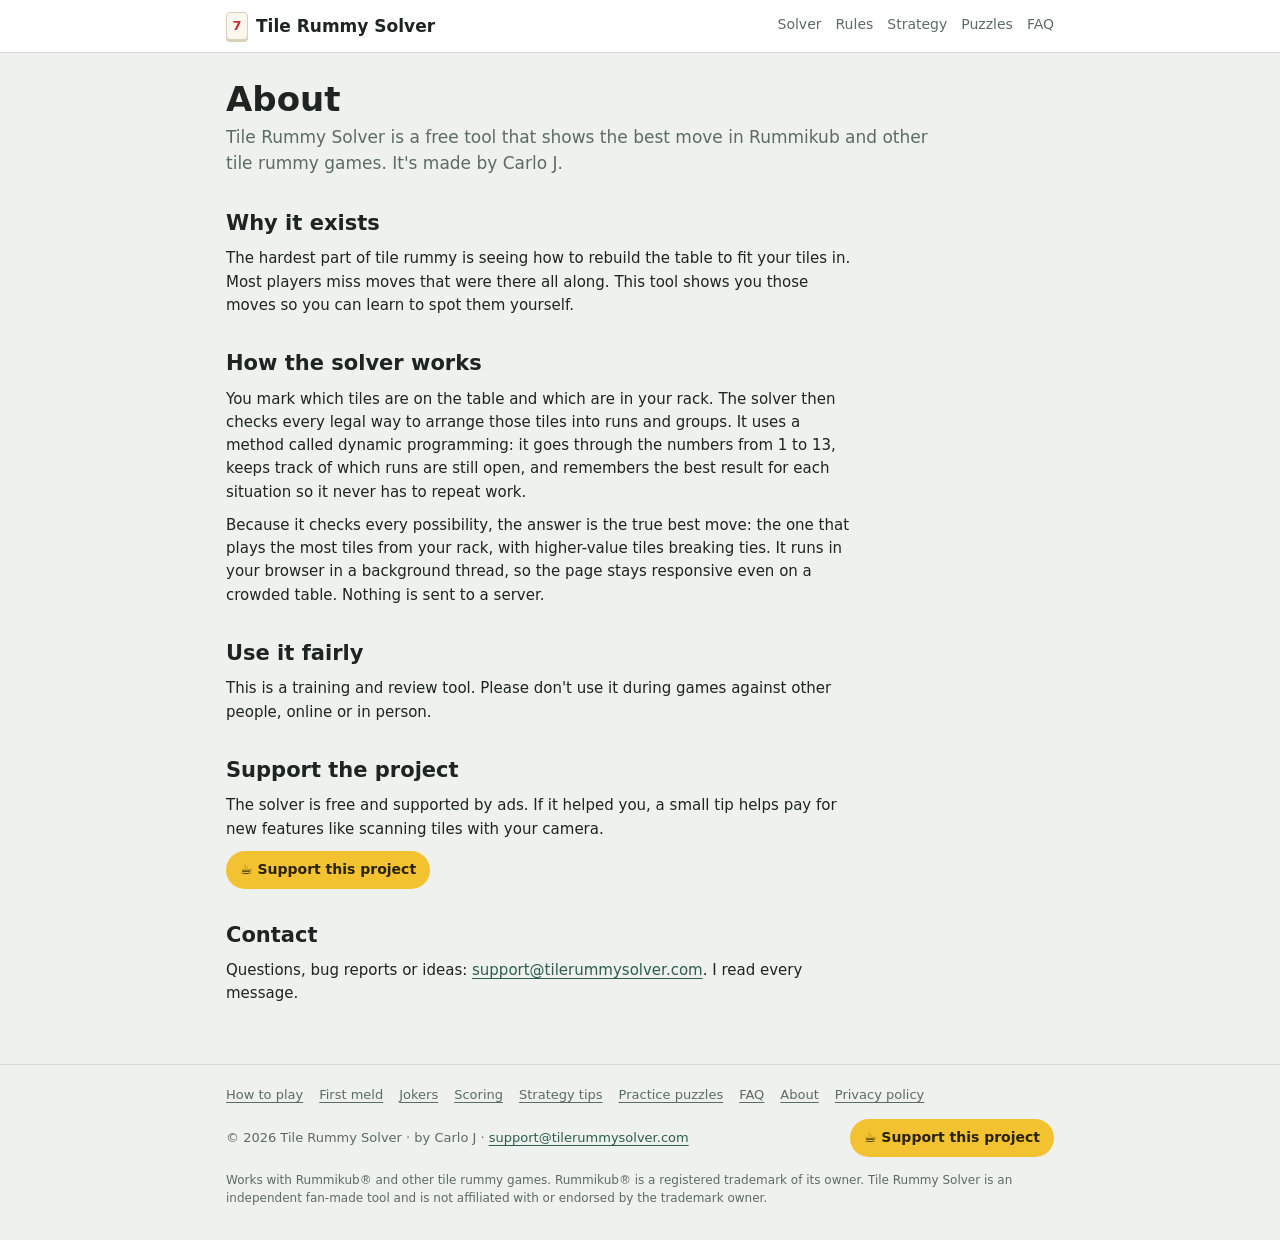
<file: tile-rummy-solver-repo/tile-rummy-solver/site/about.html>
<!DOCTYPE html>
<html lang="en">
<head>
<meta charset="utf-8">
<meta name="viewport" content="width=device-width, initial-scale=1">
<title>About Tile Rummy Solver</title>
<meta name="description" content="Who made Tile Rummy Solver, how the solver finds the best move in Rummikub-style games, and how to use it fairly.">
<link rel="canonical" href="https://tilerummysolver.com/about">
<meta property="og:type" content="website">
<meta property="og:site_name" content="Tile Rummy Solver">
<meta property="og:title" content="About Tile Rummy Solver">
<meta property="og:description" content="Who made Tile Rummy Solver, how the solver finds the best move in Rummikub-style games, and how to use it fairly.">
<meta property="og:url" content="https://tilerummysolver.com/about">
<meta property="og:image" content="https://tilerummysolver.com/og-image.png">
<meta property="og:image:width" content="1200">
<meta property="og:image:height" content="630">
<meta property="og:image:alt" content="Tile Rummy Solver: find the best move in tile rummy">
<meta name="twitter:card" content="summary_large_image">
<meta name="theme-color" content="#2f5d50">
<link rel="icon" href="favicon.svg" type="image/svg+xml">
<link rel="icon" href="favicon-32.png" sizes="32x32" type="image/png">
<link rel="apple-touch-icon" href="apple-touch-icon.png">
<link rel="stylesheet" href="site.css">
</head>
<body>
<header class="topbar"><div class="topbar-in">
  <a class="brand" href="index.html"><span class="brand-tile" aria-hidden="true">7</span>Tile Rummy Solver</a>
  <nav class="nav" aria-label="Main"><a href="index.html">Solver</a><a href="how-to-play.html">Rules</a><a href="strategy.html">Strategy</a><a href="puzzles.html">Puzzles</a><a href="faq.html">FAQ</a></nav>
</div></header>
<main class="prose">
<h1>About</h1>
<p class="intro">Tile Rummy Solver is a free tool that shows the best move in Rummikub and other tile rummy games. It's made by Carlo J.</p>

<h2>Why it exists</h2>
<p>The hardest part of tile rummy is seeing how to rebuild the table to fit your tiles in. Most players miss moves that were there all along. This tool shows you those moves so you can learn to spot them yourself.</p>

<h2>How the solver works</h2>
<p>You mark which tiles are on the table and which are in your rack. The solver then checks every legal way to arrange those tiles into runs and groups. It uses a method called dynamic programming: it goes through the numbers from 1 to 13, keeps track of which runs are still open, and remembers the best result for each situation so it never has to repeat work.</p>
<p>Because it checks every possibility, the answer is the true best move: the one that plays the most tiles from your rack, with higher-value tiles breaking ties. It runs in your browser in a background thread, so the page stays responsive even on a crowded table. Nothing is sent to a server.</p>

<h2>Use it fairly</h2>
<p>This is a training and review tool. Please don't use it during games against other people, online or in person.</p>

<h2>Support the project</h2>
<p>The solver is free and supported by ads. If it helped you, a small tip helps pay for new features like scanning tiles with your camera.</p>
<p><a class="tip" data-kofi href="#" hidden>☕ Support this project</a></p>

<h2>Contact</h2>
<p>Questions, bug reports or ideas: <a href="mailto:support@tilerummysolver.com">support@tilerummysolver.com</a>. I read every message.</p>
</main>
<footer class="sitefoot"><div class="sitefoot-in">
  <nav class="guides" aria-label="Guides"><a href="how-to-play.html">How to play</a><a href="first-meld.html">First meld</a><a href="jokers.html">Jokers</a><a href="scoring.html">Scoring</a><a href="strategy.html">Strategy tips</a><a href="puzzles.html">Practice puzzles</a><a href="faq.html">FAQ</a><a href="about.html">About</a><a href="privacy.html">Privacy policy</a></nav>
  <span>© <span data-year>2026</span> Tile Rummy Solver · by Carlo J · <a href="mailto:support@tilerummysolver.com">support@tilerummysolver.com</a></span>
  <a class="tip" data-kofi href="#" hidden>☕ Support this project</a>
  <span class="tm">Works with Rummikub® and other tile rummy games. Rummikub® is a registered trademark of its owner. Tile Rummy Solver is an independent fan-made tool and is not affiliated with or endorsed by the trademark owner.</span>
</div></footer>
<script src="site.js"></script>
</body>
</html>
</file>
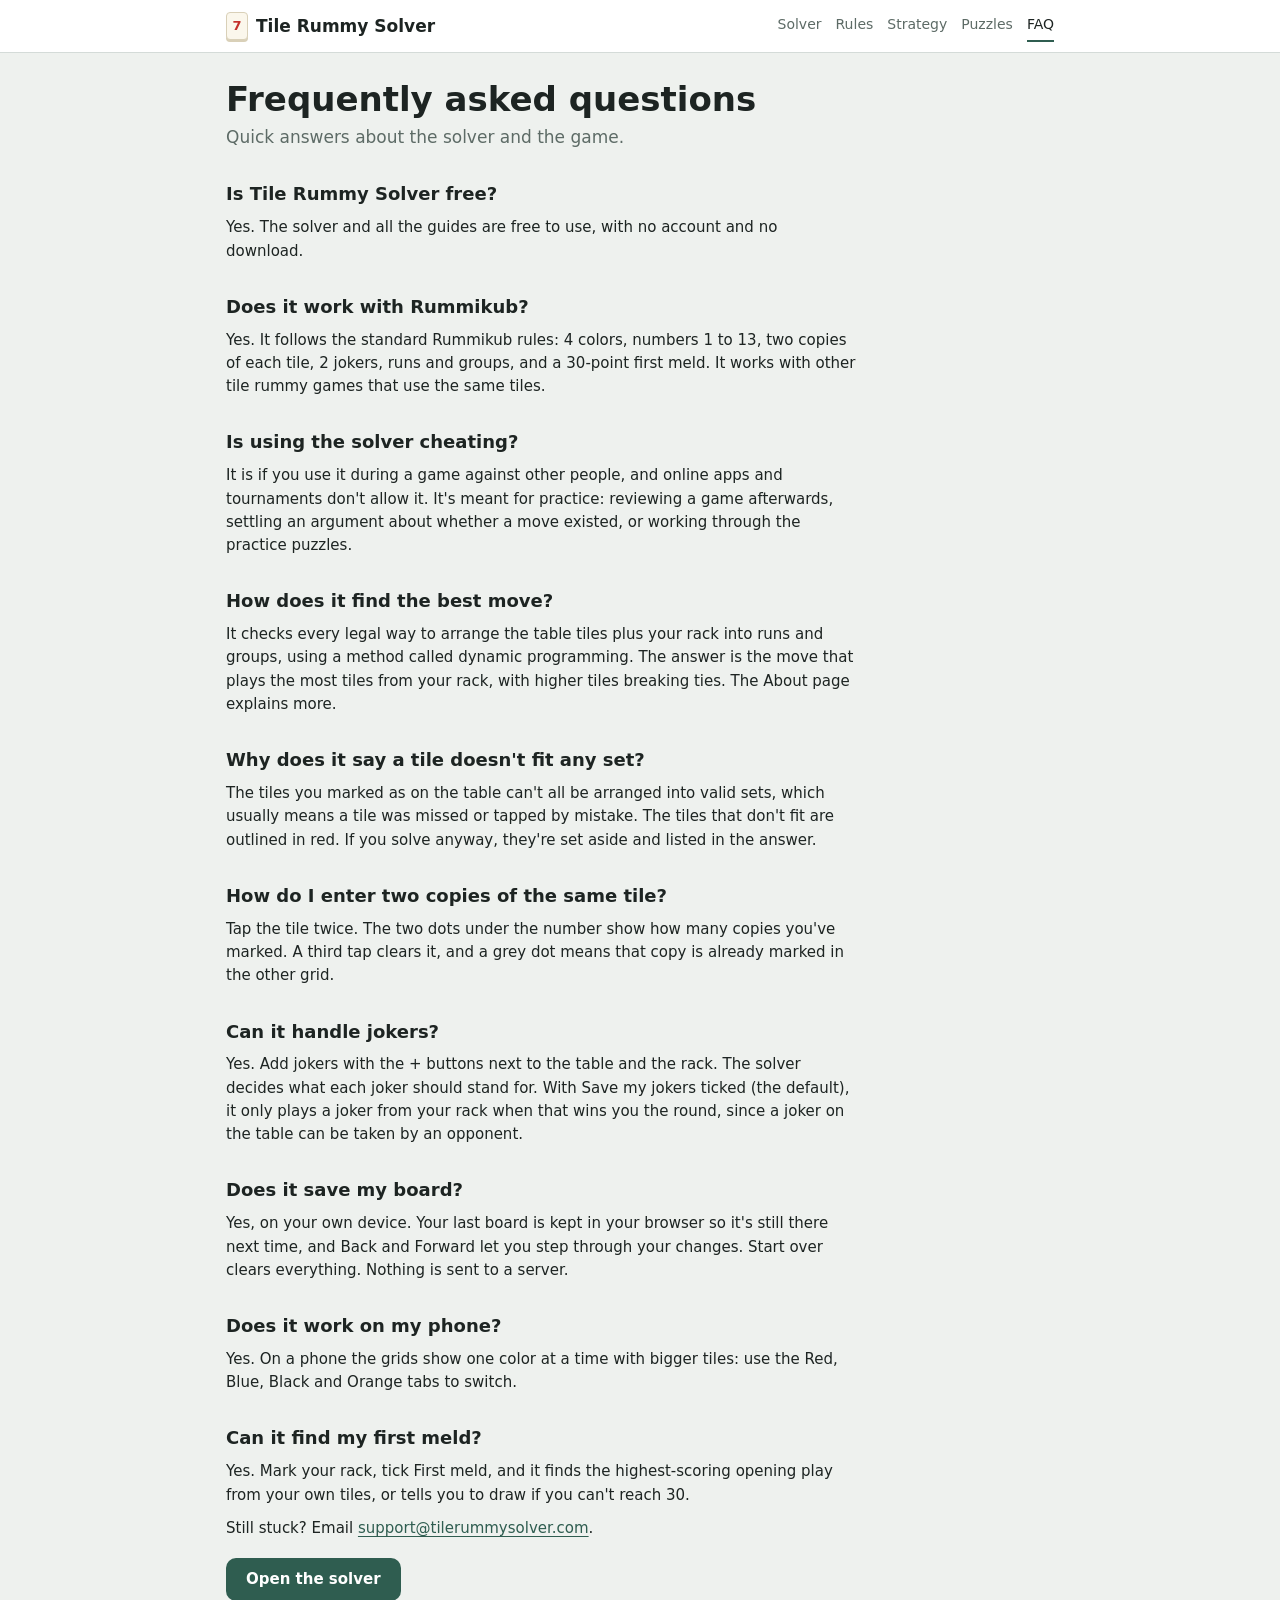
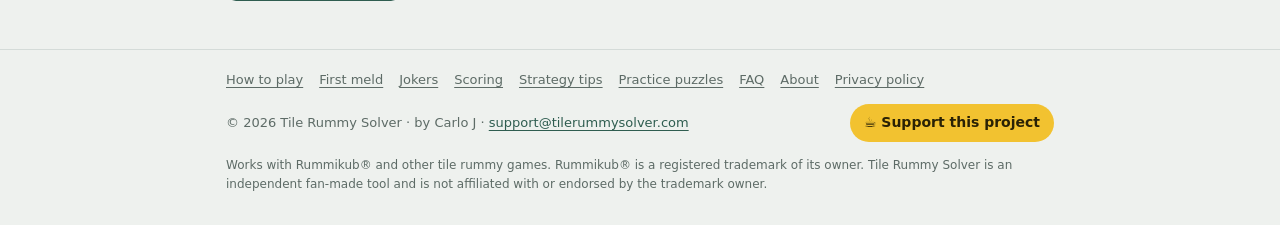
<file: tile-rummy-solver-repo/tile-rummy-solver/site/faq.html>
<!DOCTYPE html>
<html lang="en">
<head>
<meta charset="utf-8">
<meta name="viewport" content="width=device-width, initial-scale=1">
<title>Tile Rummy Solver FAQ: Common Questions Answered</title>
<meta name="description" content="Answers about Tile Rummy Solver: is it free, does it work with Rummikub, is it cheating, jokers, saving your board, phones and the first meld.">
<link rel="canonical" href="https://tilerummysolver.com/faq">
<meta property="og:type" content="website">
<meta property="og:site_name" content="Tile Rummy Solver">
<meta property="og:title" content="Tile Rummy Solver FAQ: Common Questions Answered">
<meta property="og:description" content="Answers about Tile Rummy Solver: is it free, does it work with Rummikub, is it cheating, jokers, saving your board, phones and the first meld.">
<meta property="og:url" content="https://tilerummysolver.com/faq">
<meta property="og:image" content="https://tilerummysolver.com/og-image.png">
<meta property="og:image:width" content="1200">
<meta property="og:image:height" content="630">
<meta property="og:image:alt" content="Tile Rummy Solver: find the best move in tile rummy">
<meta name="twitter:card" content="summary_large_image">
<meta name="theme-color" content="#2f5d50">
<link rel="icon" href="favicon.svg" type="image/svg+xml">
<link rel="icon" href="favicon-32.png" sizes="32x32" type="image/png">
<link rel="apple-touch-icon" href="apple-touch-icon.png">
<link rel="stylesheet" href="site.css">
<script type="application/ld+json">{"@context": "https://schema.org", "@type": "FAQPage", "mainEntity": [{"@type": "Question", "name": "Is Tile Rummy Solver free?", "acceptedAnswer": {"@type": "Answer", "text": "Yes. The solver and all the guides are free to use, with no account and no download."}}, {"@type": "Question", "name": "Does it work with Rummikub?", "acceptedAnswer": {"@type": "Answer", "text": "Yes. It follows the standard Rummikub rules: 4 colors, numbers 1 to 13, two copies of each tile, 2 jokers, runs and groups, and a 30-point first meld. It works with other tile rummy games that use the same tiles."}}, {"@type": "Question", "name": "Is using the solver cheating?", "acceptedAnswer": {"@type": "Answer", "text": "It is if you use it during a game against other people, and online apps and tournaments don't allow it. It's meant for practice: reviewing a game afterwards, settling an argument about whether a move existed, or working through the practice puzzles."}}, {"@type": "Question", "name": "How does it find the best move?", "acceptedAnswer": {"@type": "Answer", "text": "It checks every legal way to arrange the table tiles plus your rack into runs and groups, using a method called dynamic programming. The answer is the move that plays the most tiles from your rack, with higher tiles breaking ties. The About page explains more."}}, {"@type": "Question", "name": "Why does it say a tile doesn't fit any set?", "acceptedAnswer": {"@type": "Answer", "text": "The tiles you marked as on the table can't all be arranged into valid sets, which usually means a tile was missed or tapped by mistake. The tiles that don't fit are outlined in red. If you solve anyway, they're set aside and listed in the answer."}}, {"@type": "Question", "name": "How do I enter two copies of the same tile?", "acceptedAnswer": {"@type": "Answer", "text": "Tap the tile twice. The two dots under the number show how many copies you've marked. A third tap clears it, and a grey dot means that copy is already marked in the other grid."}}, {"@type": "Question", "name": "Can it handle jokers?", "acceptedAnswer": {"@type": "Answer", "text": "Yes. Add jokers with the + buttons next to the table and the rack. The solver decides what each joker should stand for. With Save my jokers ticked (the default), it only plays a joker from your rack when that wins you the round, since a joker on the table can be taken by an opponent."}}, {"@type": "Question", "name": "Does it save my board?", "acceptedAnswer": {"@type": "Answer", "text": "Yes, on your own device. Your last board is kept in your browser so it's still there next time, and Back and Forward let you step through your changes. Start over clears everything. Nothing is sent to a server."}}, {"@type": "Question", "name": "Does it work on my phone?", "acceptedAnswer": {"@type": "Answer", "text": "Yes. On a phone the grids show one color at a time with bigger tiles: use the Red, Blue, Black and Orange tabs to switch."}}, {"@type": "Question", "name": "Can it find my first meld?", "acceptedAnswer": {"@type": "Answer", "text": "Yes. Mark your rack, tick First meld, and it finds the highest-scoring opening play from your own tiles, or tells you to draw if you can't reach 30."}}]}</script>
</head>
<body>
<header class="topbar"><div class="topbar-in">
  <a class="brand" href="index.html"><span class="brand-tile" aria-hidden="true">7</span>Tile Rummy Solver</a>
  <nav class="nav" aria-label="Main"><a href="index.html">Solver</a><a href="how-to-play.html">Rules</a><a href="strategy.html">Strategy</a><a href="puzzles.html">Puzzles</a><a href="faq.html" aria-current="page">FAQ</a></nav>
</div></header>
<main class="prose">
<div class="faq">
<h1>Frequently asked questions</h1>
<p class="intro">Quick answers about the solver and the game.</p>
<h2>Is Tile Rummy Solver free?</h2>
<p>Yes. The solver and all the guides are free to use, with no account and no download.</p>
<h2>Does it work with Rummikub?</h2>
<p>Yes. It follows the standard Rummikub rules: 4 colors, numbers 1 to 13, two copies of each tile, 2 jokers, runs and groups, and a 30-point first meld. It works with other tile rummy games that use the same tiles.</p>
<h2>Is using the solver cheating?</h2>
<p>It is if you use it during a game against other people, and online apps and tournaments don&#x27;t allow it. It&#x27;s meant for practice: reviewing a game afterwards, settling an argument about whether a move existed, or working through the practice puzzles.</p>
<h2>How does it find the best move?</h2>
<p>It checks every legal way to arrange the table tiles plus your rack into runs and groups, using a method called dynamic programming. The answer is the move that plays the most tiles from your rack, with higher tiles breaking ties. The About page explains more.</p>
<h2>Why does it say a tile doesn&#x27;t fit any set?</h2>
<p>The tiles you marked as on the table can&#x27;t all be arranged into valid sets, which usually means a tile was missed or tapped by mistake. The tiles that don&#x27;t fit are outlined in red. If you solve anyway, they&#x27;re set aside and listed in the answer.</p>
<h2>How do I enter two copies of the same tile?</h2>
<p>Tap the tile twice. The two dots under the number show how many copies you&#x27;ve marked. A third tap clears it, and a grey dot means that copy is already marked in the other grid.</p>
<h2>Can it handle jokers?</h2>
<p>Yes. Add jokers with the + buttons next to the table and the rack. The solver decides what each joker should stand for. With Save my jokers ticked (the default), it only plays a joker from your rack when that wins you the round, since a joker on the table can be taken by an opponent.</p>
<h2>Does it save my board?</h2>
<p>Yes, on your own device. Your last board is kept in your browser so it&#x27;s still there next time, and Back and Forward let you step through your changes. Start over clears everything. Nothing is sent to a server.</p>
<h2>Does it work on my phone?</h2>
<p>Yes. On a phone the grids show one color at a time with bigger tiles: use the Red, Blue, Black and Orange tabs to switch.</p>
<h2>Can it find my first meld?</h2>
<p>Yes. Mark your rack, tick First meld, and it finds the highest-scoring opening play from your own tiles, or tells you to draw if you can&#x27;t reach 30.</p>
<p>Still stuck? Email <a href="mailto:support@tilerummysolver.com">support@tilerummysolver.com</a>.</p>
<a class="cta" href="index.html">Open the solver</a>
</div>
</main>
<footer class="sitefoot"><div class="sitefoot-in">
  <nav class="guides" aria-label="Guides"><a href="how-to-play.html">How to play</a><a href="first-meld.html">First meld</a><a href="jokers.html">Jokers</a><a href="scoring.html">Scoring</a><a href="strategy.html">Strategy tips</a><a href="puzzles.html">Practice puzzles</a><a href="faq.html">FAQ</a><a href="about.html">About</a><a href="privacy.html">Privacy policy</a></nav>
  <span>© <span data-year>2026</span> Tile Rummy Solver · by Carlo J · <a href="mailto:support@tilerummysolver.com">support@tilerummysolver.com</a></span>
  <a class="tip" data-kofi href="#" hidden>☕ Support this project</a>
  <span class="tm">Works with Rummikub® and other tile rummy games. Rummikub® is a registered trademark of its owner. Tile Rummy Solver is an independent fan-made tool and is not affiliated with or endorsed by the trademark owner.</span>
</div></footer>
<script src="site.js"></script>
</body>
</html>
</file>
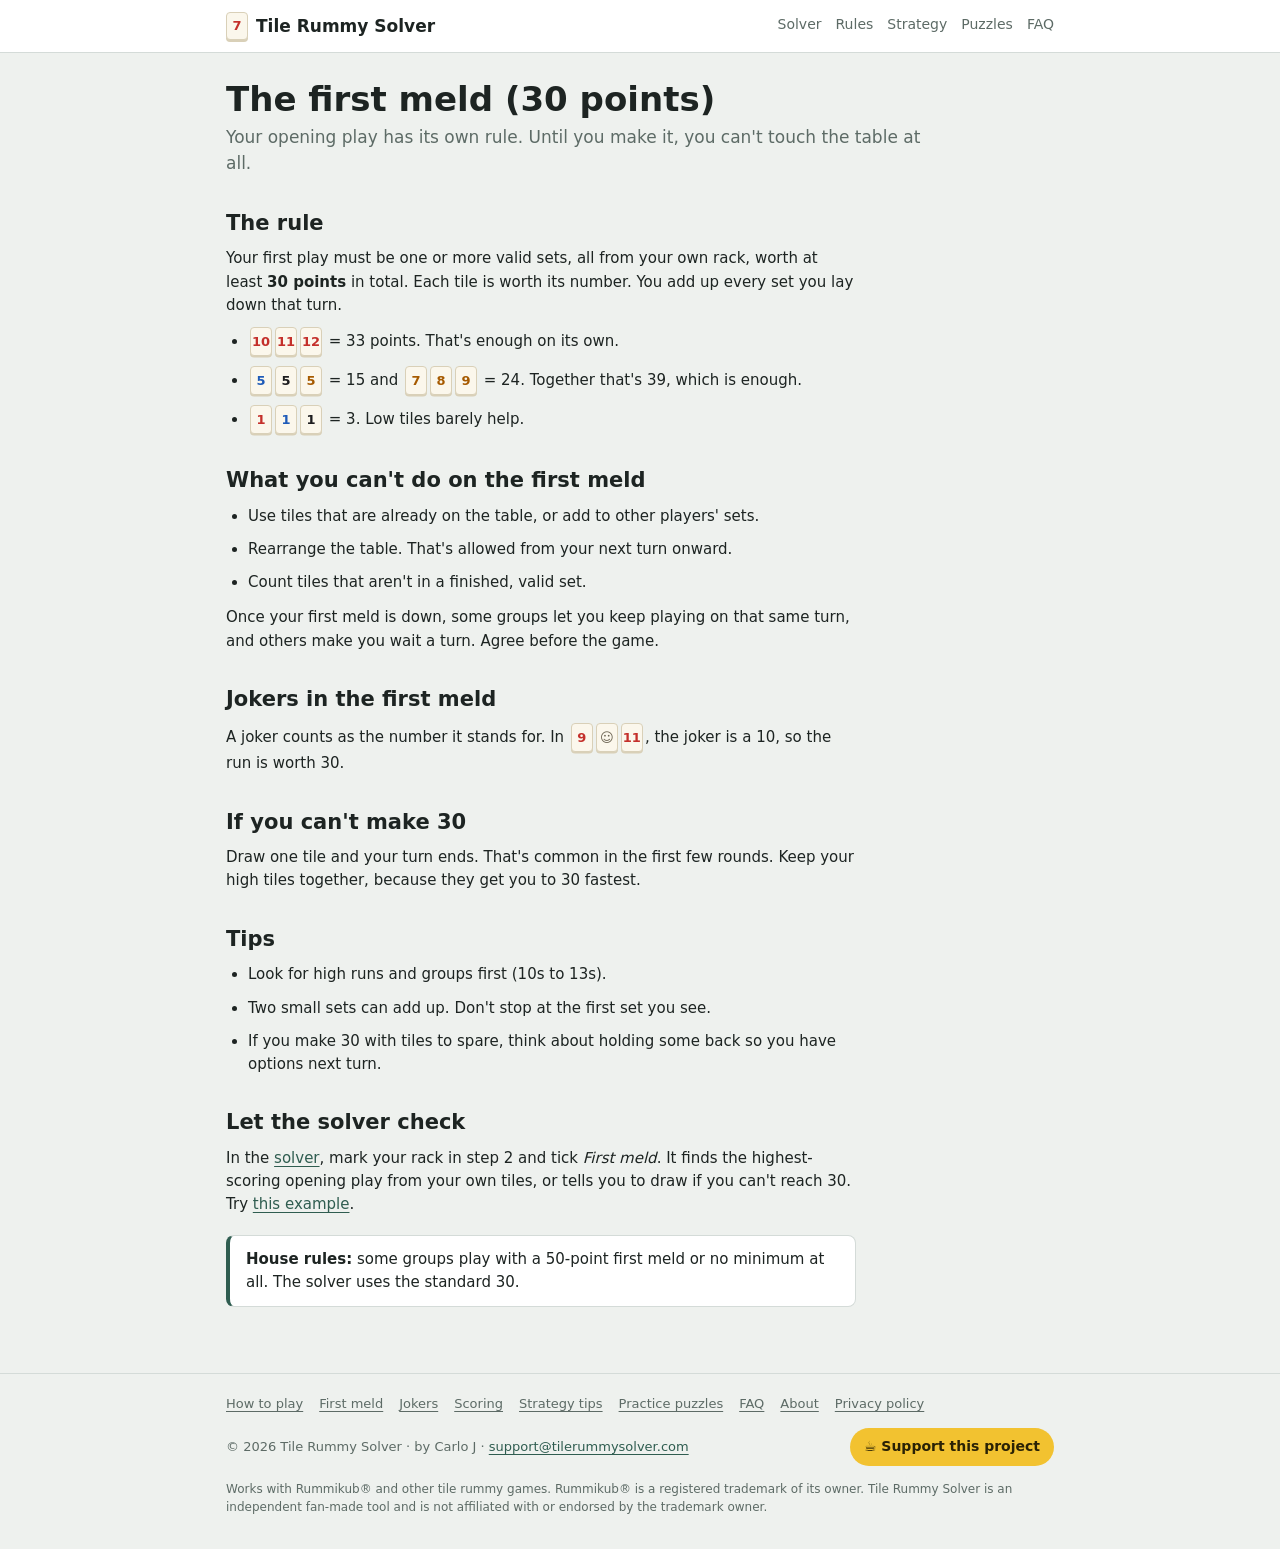
<file: tile-rummy-solver-repo/tile-rummy-solver/site/first-meld.html>
<!DOCTYPE html>
<html lang="en">
<head>
<meta charset="utf-8">
<meta name="viewport" content="width=device-width, initial-scale=1">
<title>Rummikub First Meld: The 30-Point Rule Explained</title>
<meta name="description" content="How the 30-point initial meld works in Rummikub-style games: what counts, jokers, examples, common mistakes and how to find your opening play.">
<link rel="canonical" href="https://tilerummysolver.com/first-meld">
<meta property="og:type" content="website">
<meta property="og:site_name" content="Tile Rummy Solver">
<meta property="og:title" content="Rummikub First Meld: The 30-Point Rule Explained">
<meta property="og:description" content="How the 30-point initial meld works in Rummikub-style games: what counts, jokers, examples, common mistakes and how to find your opening play.">
<meta property="og:url" content="https://tilerummysolver.com/first-meld">
<meta property="og:image" content="https://tilerummysolver.com/og-image.png">
<meta property="og:image:width" content="1200">
<meta property="og:image:height" content="630">
<meta property="og:image:alt" content="Tile Rummy Solver: find the best move in tile rummy">
<meta name="twitter:card" content="summary_large_image">
<meta name="theme-color" content="#2f5d50">
<link rel="icon" href="favicon.svg" type="image/svg+xml">
<link rel="icon" href="favicon-32.png" sizes="32x32" type="image/png">
<link rel="apple-touch-icon" href="apple-touch-icon.png">
<link rel="stylesheet" href="site.css">
</head>
<body>
<header class="topbar"><div class="topbar-in">
  <a class="brand" href="index.html"><span class="brand-tile" aria-hidden="true">7</span>Tile Rummy Solver</a>
  <nav class="nav" aria-label="Main"><a href="index.html">Solver</a><a href="how-to-play.html">Rules</a><a href="strategy.html">Strategy</a><a href="puzzles.html">Puzzles</a><a href="faq.html">FAQ</a></nav>
</div></header>
<main class="prose">
<h1>The first meld (30 points)</h1>
<p class="intro">Your opening play has its own rule. Until you make it, you can't touch the table at all.</p>

<h2>The rule</h2>
<p>Your first play must be one or more valid sets, all from your own rack, worth at least <strong>30 points</strong> in total. Each tile is worth its number. You add up every set you lay down that turn.</p>
<ul>
  <li><span class="tiles-inline"><span class="t r">10</span><span class="t r">11</span><span class="t r">12</span></span> = 33 points. That's enough on its own.</li>
  <li><span class="tiles-inline"><span class="t b">5</span><span class="t k">5</span><span class="t o">5</span></span> = 15 and <span class="tiles-inline"><span class="t o">7</span><span class="t o">8</span><span class="t o">9</span></span> = 24. Together that's 39, which is enough.</li>
  <li><span class="tiles-inline"><span class="t r">1</span><span class="t b">1</span><span class="t k">1</span></span> = 3. Low tiles barely help.</li>
</ul>

<h2>What you can't do on the first meld</h2>
<ul>
  <li>Use tiles that are already on the table, or add to other players' sets.</li>
  <li>Rearrange the table. That's allowed from your next turn onward.</li>
  <li>Count tiles that aren't in a finished, valid set.</li>
</ul>
<p>Once your first meld is down, some groups let you keep playing on that same turn, and others make you wait a turn. Agree before the game.</p>

<h2>Jokers in the first meld</h2>
<p>A joker counts as the number it stands for. In <span class="tiles-inline"><span class="t r">9</span><span class="t j" aria-label="joker">☺</span><span class="t r">11</span></span>, the joker is a 10, so the run is worth 30.</p>

<h2>If you can't make 30</h2>
<p>Draw one tile and your turn ends. That's common in the first few rounds. Keep your high tiles together, because they get you to 30 fastest.</p>

<h2>Tips</h2>
<ul>
  <li>Look for high runs and groups first (10s to 13s).</li>
  <li>Two small sets can add up. Don't stop at the first set you see.</li>
  <li>If you make 30 with tiles to spare, think about holding some back so you have options next turn.</li>
</ul>

<h2>Let the solver check</h2>
<p>In the <a href="index.html">solver</a>, mark your rack in step 2 and tick <em>First meld</em>. It finds the highest-scoring opening play from your own tiles, or tells you to draw if you can't reach 30. Try <a href="index.html#puzzle-6">this example</a>.</p>

<div class="callout"><strong>House rules:</strong> some groups play with a 50-point first meld or no minimum at all. The solver uses the standard 30.</div>
</main>
<footer class="sitefoot"><div class="sitefoot-in">
  <nav class="guides" aria-label="Guides"><a href="how-to-play.html">How to play</a><a href="first-meld.html">First meld</a><a href="jokers.html">Jokers</a><a href="scoring.html">Scoring</a><a href="strategy.html">Strategy tips</a><a href="puzzles.html">Practice puzzles</a><a href="faq.html">FAQ</a><a href="about.html">About</a><a href="privacy.html">Privacy policy</a></nav>
  <span>© <span data-year>2026</span> Tile Rummy Solver · by Carlo J · <a href="mailto:support@tilerummysolver.com">support@tilerummysolver.com</a></span>
  <a class="tip" data-kofi href="#" hidden>☕ Support this project</a>
  <span class="tm">Works with Rummikub® and other tile rummy games. Rummikub® is a registered trademark of its owner. Tile Rummy Solver is an independent fan-made tool and is not affiliated with or endorsed by the trademark owner.</span>
</div></footer>
<script src="site.js"></script>
</body>
</html>
</file>
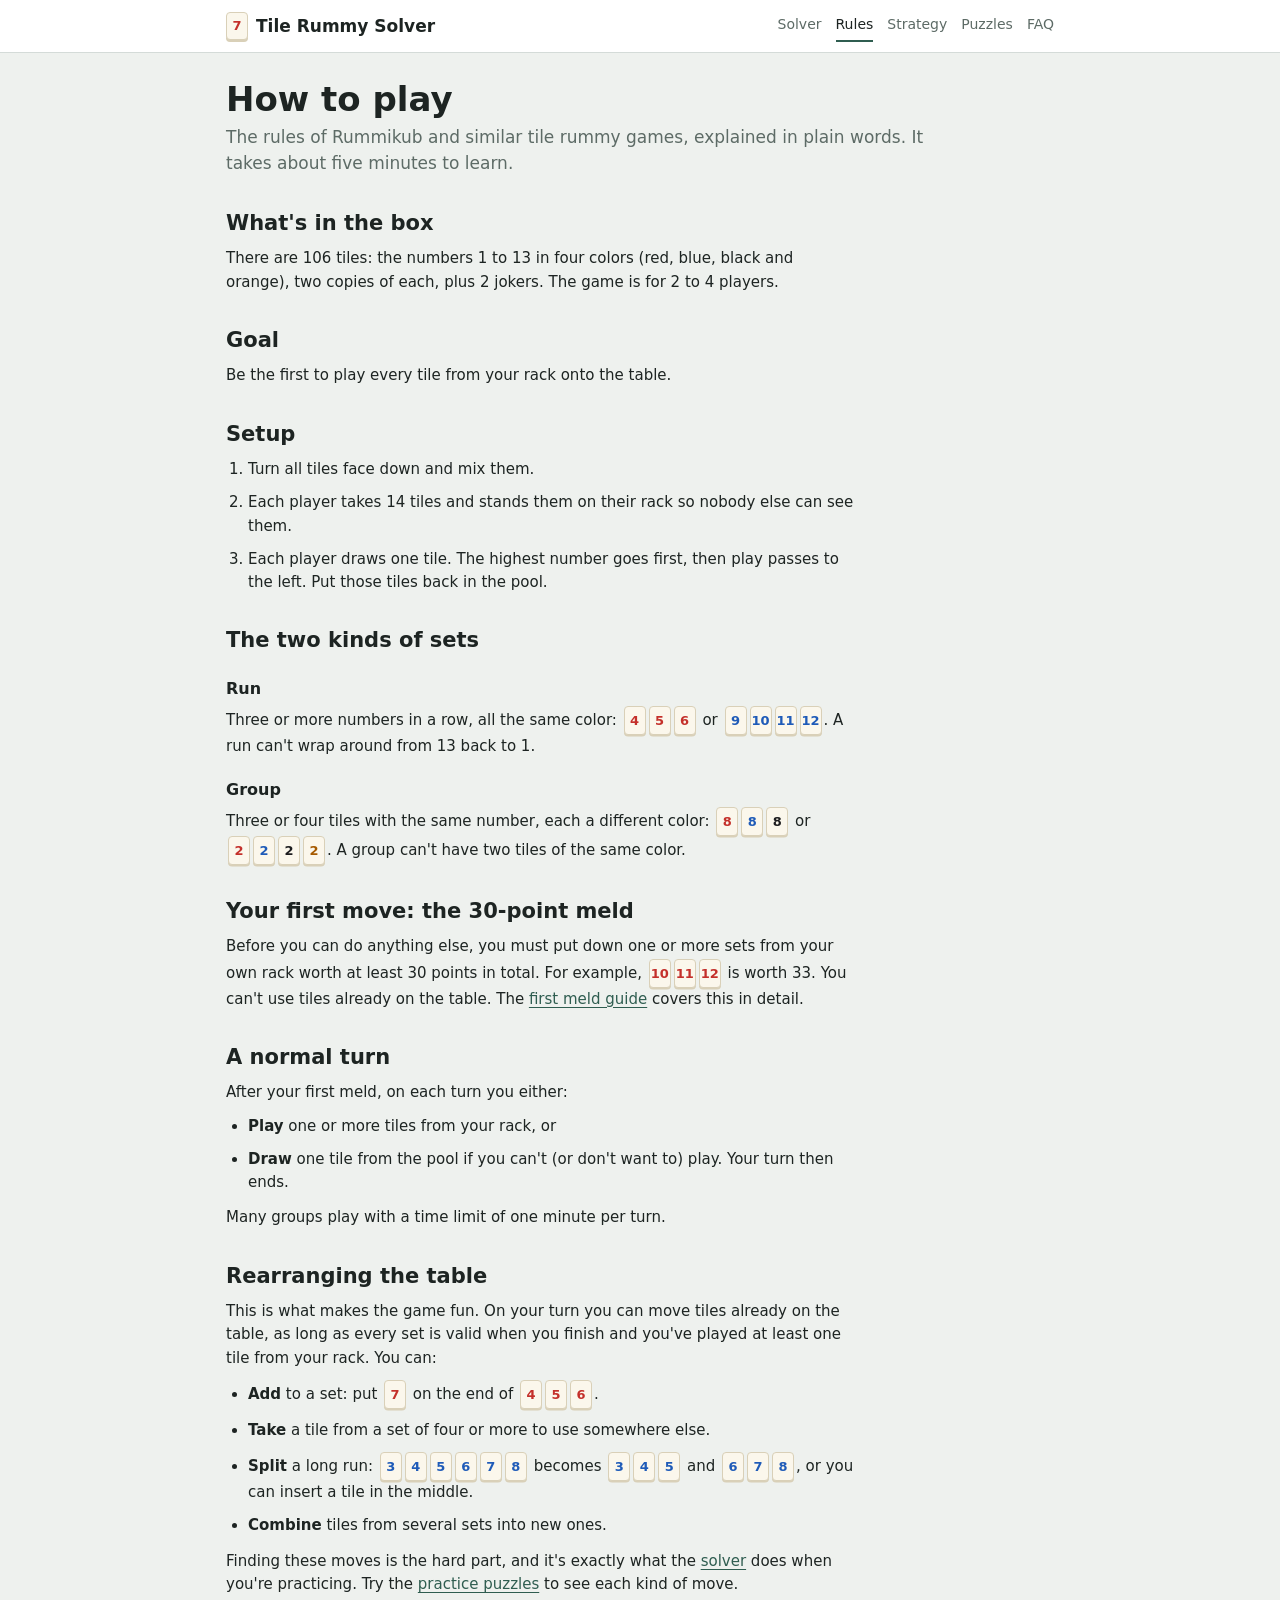
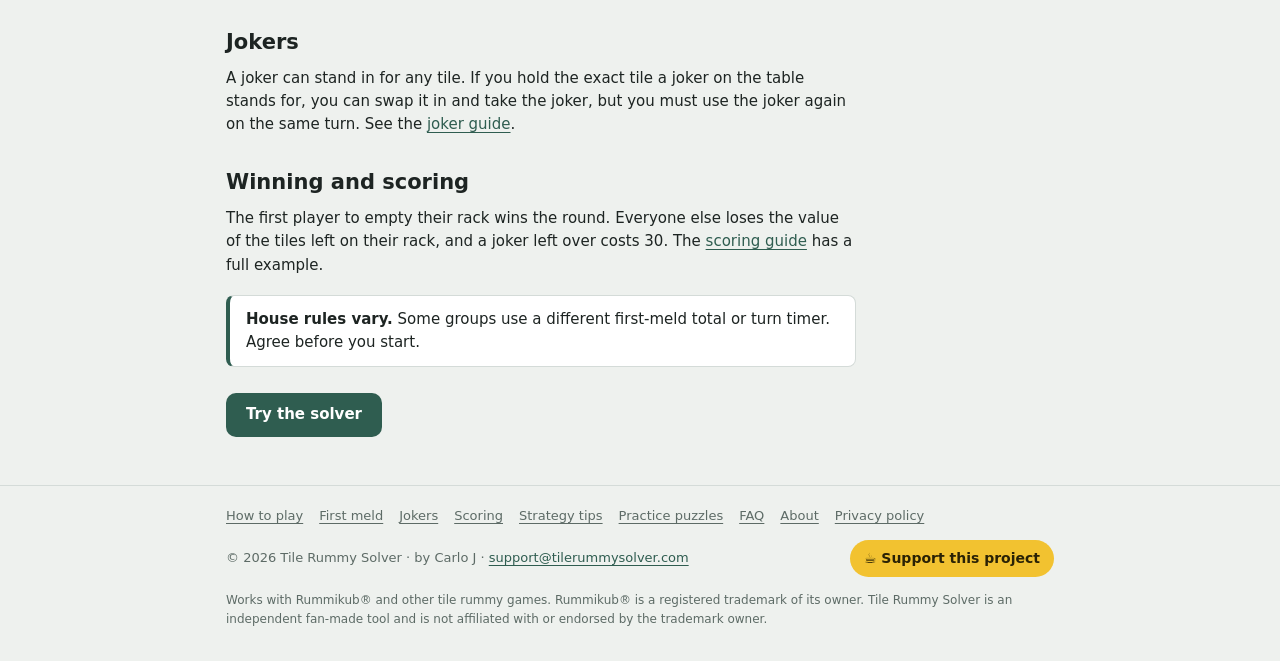
<file: tile-rummy-solver-repo/tile-rummy-solver/site/how-to-play.html>
<!DOCTYPE html>
<html lang="en">
<head>
<meta charset="utf-8">
<meta name="viewport" content="width=device-width, initial-scale=1">
<title>How to Play Rummikub: Rules Explained Simply</title>
<meta name="description" content="The rules of Rummikub-style tile rummy in plain words: runs, groups, the 30-point first meld, jokers, rearranging the table and scoring.">
<link rel="canonical" href="https://tilerummysolver.com/how-to-play">
<meta property="og:type" content="website">
<meta property="og:site_name" content="Tile Rummy Solver">
<meta property="og:title" content="How to Play Rummikub: Rules Explained Simply">
<meta property="og:description" content="The rules of Rummikub-style tile rummy in plain words: runs, groups, the 30-point first meld, jokers, rearranging the table and scoring.">
<meta property="og:url" content="https://tilerummysolver.com/how-to-play">
<meta property="og:image" content="https://tilerummysolver.com/og-image.png">
<meta property="og:image:width" content="1200">
<meta property="og:image:height" content="630">
<meta property="og:image:alt" content="Tile Rummy Solver: find the best move in tile rummy">
<meta name="twitter:card" content="summary_large_image">
<meta name="theme-color" content="#2f5d50">
<link rel="icon" href="favicon.svg" type="image/svg+xml">
<link rel="icon" href="favicon-32.png" sizes="32x32" type="image/png">
<link rel="apple-touch-icon" href="apple-touch-icon.png">
<link rel="stylesheet" href="site.css">
</head>
<body>
<header class="topbar"><div class="topbar-in">
  <a class="brand" href="index.html"><span class="brand-tile" aria-hidden="true">7</span>Tile Rummy Solver</a>
  <nav class="nav" aria-label="Main"><a href="index.html">Solver</a><a href="how-to-play.html" aria-current="page">Rules</a><a href="strategy.html">Strategy</a><a href="puzzles.html">Puzzles</a><a href="faq.html">FAQ</a></nav>
</div></header>
<main class="prose">
<h1>How to play</h1>
<p class="intro">The rules of Rummikub and similar tile rummy games, explained in plain words. It takes about five minutes to learn.</p>

<h2>What's in the box</h2>
<p>There are 106 tiles: the numbers 1 to 13 in four colors (red, blue, black and orange), two copies of each, plus 2 jokers. The game is for 2 to 4 players.</p>

<h2>Goal</h2>
<p>Be the first to play every tile from your rack onto the table.</p>

<h2>Setup</h2>
<ol>
  <li>Turn all tiles face down and mix them.</li>
  <li>Each player takes 14 tiles and stands them on their rack so nobody else can see them.</li>
  <li>Each player draws one tile. The highest number goes first, then play passes to the left. Put those tiles back in the pool.</li>
</ol>

<h2>The two kinds of sets</h2>
<h3>Run</h3>
<p>Three or more numbers in a row, all the same color: <span class="tiles-inline"><span class="t r">4</span><span class="t r">5</span><span class="t r">6</span></span> or <span class="tiles-inline"><span class="t b">9</span><span class="t b">10</span><span class="t b">11</span><span class="t b">12</span></span>. A run can't wrap around from 13 back to 1.</p>
<h3>Group</h3>
<p>Three or four tiles with the same number, each a different color: <span class="tiles-inline"><span class="t r">8</span><span class="t b">8</span><span class="t k">8</span></span> or <span class="tiles-inline"><span class="t r">2</span><span class="t b">2</span><span class="t k">2</span><span class="t o">2</span></span>. A group can't have two tiles of the same color.</p>

<h2>Your first move: the 30-point meld</h2>
<p>Before you can do anything else, you must put down one or more sets from your own rack worth at least 30 points in total. For example, <span class="tiles-inline"><span class="t r">10</span><span class="t r">11</span><span class="t r">12</span></span> is worth 33. You can't use tiles already on the table. The <a href="first-meld.html">first meld guide</a> covers this in detail.</p>

<h2>A normal turn</h2>
<p>After your first meld, on each turn you either:</p>
<ul>
  <li><strong>Play</strong> one or more tiles from your rack, or</li>
  <li><strong>Draw</strong> one tile from the pool if you can't (or don't want to) play. Your turn then ends.</li>
</ul>
<p>Many groups play with a time limit of one minute per turn.</p>

<h2>Rearranging the table</h2>
<p>This is what makes the game fun. On your turn you can move tiles already on the table, as long as every set is valid when you finish and you've played at least one tile from your rack. You can:</p>
<ul>
  <li><strong>Add</strong> to a set: put <span class="tiles-inline"><span class="t r">7</span></span> on the end of <span class="tiles-inline"><span class="t r">4</span><span class="t r">5</span><span class="t r">6</span></span>.</li>
  <li><strong>Take</strong> a tile from a set of four or more to use somewhere else.</li>
  <li><strong>Split</strong> a long run: <span class="tiles-inline"><span class="t b">3</span><span class="t b">4</span><span class="t b">5</span><span class="t b">6</span><span class="t b">7</span><span class="t b">8</span></span> becomes <span class="tiles-inline"><span class="t b">3</span><span class="t b">4</span><span class="t b">5</span></span> and <span class="tiles-inline"><span class="t b">6</span><span class="t b">7</span><span class="t b">8</span></span>, or you can insert a tile in the middle.</li>
  <li><strong>Combine</strong> tiles from several sets into new ones.</li>
</ul>
<p>Finding these moves is the hard part, and it's exactly what the <a href="index.html">solver</a> does when you're practicing. Try the <a href="puzzles.html">practice puzzles</a> to see each kind of move.</p>

<h2>Jokers</h2>
<p>A joker can stand in for any tile. If you hold the exact tile a joker on the table stands for, you can swap it in and take the joker, but you must use the joker again on the same turn. See the <a href="jokers.html">joker guide</a>.</p>

<h2>Winning and scoring</h2>
<p>The first player to empty their rack wins the round. Everyone else loses the value of the tiles left on their rack, and a joker left over costs 30. The <a href="scoring.html">scoring guide</a> has a full example.</p>

<div class="callout"><strong>House rules vary.</strong> Some groups use a different first-meld total or turn timer. Agree before you start.</div>

<a class="cta" href="index.html">Try the solver</a>
</main>
<footer class="sitefoot"><div class="sitefoot-in">
  <nav class="guides" aria-label="Guides"><a href="how-to-play.html">How to play</a><a href="first-meld.html">First meld</a><a href="jokers.html">Jokers</a><a href="scoring.html">Scoring</a><a href="strategy.html">Strategy tips</a><a href="puzzles.html">Practice puzzles</a><a href="faq.html">FAQ</a><a href="about.html">About</a><a href="privacy.html">Privacy policy</a></nav>
  <span>© <span data-year>2026</span> Tile Rummy Solver · by Carlo J · <a href="mailto:support@tilerummysolver.com">support@tilerummysolver.com</a></span>
  <a class="tip" data-kofi href="#" hidden>☕ Support this project</a>
  <span class="tm">Works with Rummikub® and other tile rummy games. Rummikub® is a registered trademark of its owner. Tile Rummy Solver is an independent fan-made tool and is not affiliated with or endorsed by the trademark owner.</span>
</div></footer>
<script src="site.js"></script>
</body>
</html>
</file>
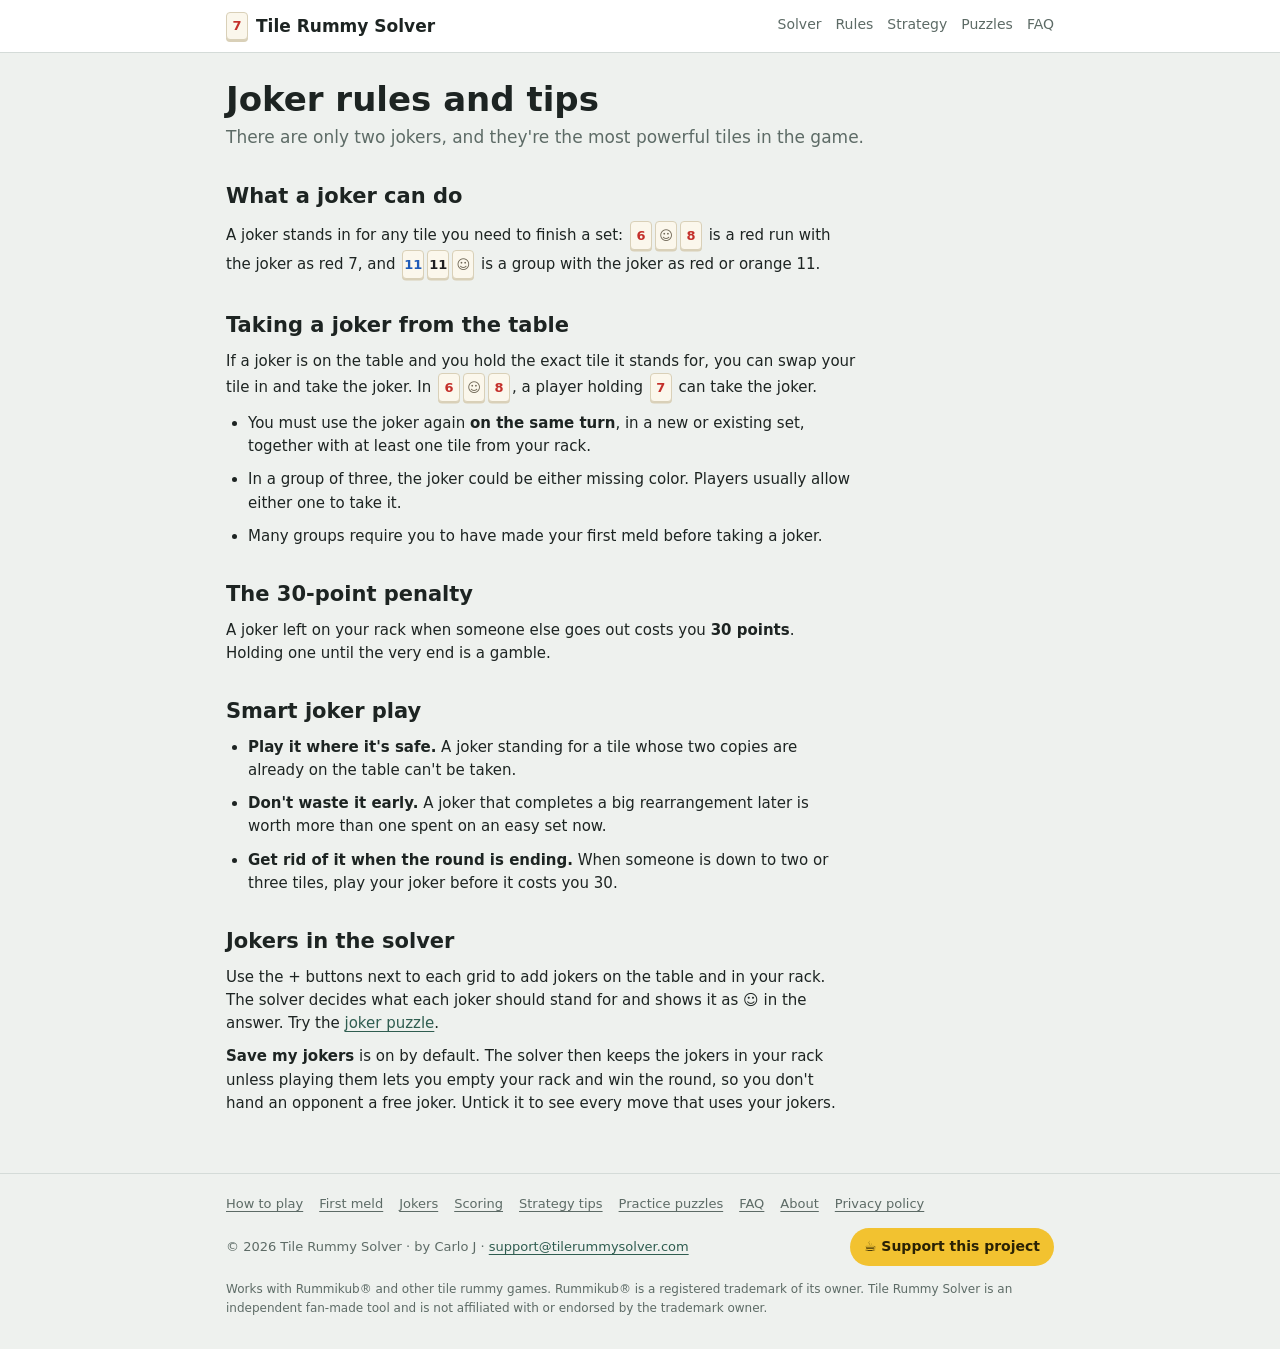
<file: tile-rummy-solver-repo/tile-rummy-solver/site/jokers.html>
<!DOCTYPE html>
<html lang="en">
<head>
<meta charset="utf-8">
<meta name="viewport" content="width=device-width, initial-scale=1">
<title>Rummikub Joker Rules: How to Play and Take Jokers</title>
<meta name="description" content="How jokers work in Rummikub-style tile rummy: what they can stand for, how to take one from the table, the 30-point penalty and smart ways to use them.">
<link rel="canonical" href="https://tilerummysolver.com/jokers">
<meta property="og:type" content="website">
<meta property="og:site_name" content="Tile Rummy Solver">
<meta property="og:title" content="Rummikub Joker Rules: How to Play and Take Jokers">
<meta property="og:description" content="How jokers work in Rummikub-style tile rummy: what they can stand for, how to take one from the table, the 30-point penalty and smart ways to use them.">
<meta property="og:url" content="https://tilerummysolver.com/jokers">
<meta property="og:image" content="https://tilerummysolver.com/og-image.png">
<meta property="og:image:width" content="1200">
<meta property="og:image:height" content="630">
<meta property="og:image:alt" content="Tile Rummy Solver: find the best move in tile rummy">
<meta name="twitter:card" content="summary_large_image">
<meta name="theme-color" content="#2f5d50">
<link rel="icon" href="favicon.svg" type="image/svg+xml">
<link rel="icon" href="favicon-32.png" sizes="32x32" type="image/png">
<link rel="apple-touch-icon" href="apple-touch-icon.png">
<link rel="stylesheet" href="site.css">
</head>
<body>
<header class="topbar"><div class="topbar-in">
  <a class="brand" href="index.html"><span class="brand-tile" aria-hidden="true">7</span>Tile Rummy Solver</a>
  <nav class="nav" aria-label="Main"><a href="index.html">Solver</a><a href="how-to-play.html">Rules</a><a href="strategy.html">Strategy</a><a href="puzzles.html">Puzzles</a><a href="faq.html">FAQ</a></nav>
</div></header>
<main class="prose">
<h1>Joker rules and tips</h1>
<p class="intro">There are only two jokers, and they're the most powerful tiles in the game.</p>

<h2>What a joker can do</h2>
<p>A joker stands in for any tile you need to finish a set: <span class="tiles-inline"><span class="t r">6</span><span class="t j" aria-label="joker">☺</span><span class="t r">8</span></span> is a red run with the joker as red 7, and <span class="tiles-inline"><span class="t b">11</span><span class="t k">11</span><span class="t j" aria-label="joker">☺</span></span> is a group with the joker as red or orange 11.</p>

<h2>Taking a joker from the table</h2>
<p>If a joker is on the table and you hold the exact tile it stands for, you can swap your tile in and take the joker. In <span class="tiles-inline"><span class="t r">6</span><span class="t j" aria-label="joker">☺</span><span class="t r">8</span></span>, a player holding <span class="tiles-inline"><span class="t r">7</span></span> can take the joker.</p>
<ul>
  <li>You must use the joker again <strong>on the same turn</strong>, in a new or existing set, together with at least one tile from your rack.</li>
  <li>In a group of three, the joker could be either missing color. Players usually allow either one to take it.</li>
  <li>Many groups require you to have made your first meld before taking a joker.</li>
</ul>

<h2>The 30-point penalty</h2>
<p>A joker left on your rack when someone else goes out costs you <strong>30 points</strong>. Holding one until the very end is a gamble.</p>

<h2>Smart joker play</h2>
<ul>
  <li><strong>Play it where it's safe.</strong> A joker standing for a tile whose two copies are already on the table can't be taken.</li>
  <li><strong>Don't waste it early.</strong> A joker that completes a big rearrangement later is worth more than one spent on an easy set now.</li>
  <li><strong>Get rid of it when the round is ending.</strong> When someone is down to two or three tiles, play your joker before it costs you 30.</li>
</ul>

<h2>Jokers in the solver</h2>
<p>Use the + buttons next to each grid to add jokers on the table and in your rack. The solver decides what each joker should stand for and shows it as ☺ in the answer. Try the <a href="index.html#puzzle-5">joker puzzle</a>.</p>
<p><strong>Save my jokers</strong> is on by default. The solver then keeps the jokers in your rack unless playing them lets you empty your rack and win the round, so you don't hand an opponent a free joker. Untick it to see every move that uses your jokers.</p>
</main>
<footer class="sitefoot"><div class="sitefoot-in">
  <nav class="guides" aria-label="Guides"><a href="how-to-play.html">How to play</a><a href="first-meld.html">First meld</a><a href="jokers.html">Jokers</a><a href="scoring.html">Scoring</a><a href="strategy.html">Strategy tips</a><a href="puzzles.html">Practice puzzles</a><a href="faq.html">FAQ</a><a href="about.html">About</a><a href="privacy.html">Privacy policy</a></nav>
  <span>© <span data-year>2026</span> Tile Rummy Solver · by Carlo J · <a href="mailto:support@tilerummysolver.com">support@tilerummysolver.com</a></span>
  <a class="tip" data-kofi href="#" hidden>☕ Support this project</a>
  <span class="tm">Works with Rummikub® and other tile rummy games. Rummikub® is a registered trademark of its owner. Tile Rummy Solver is an independent fan-made tool and is not affiliated with or endorsed by the trademark owner.</span>
</div></footer>
<script src="site.js"></script>
</body>
</html>
</file>
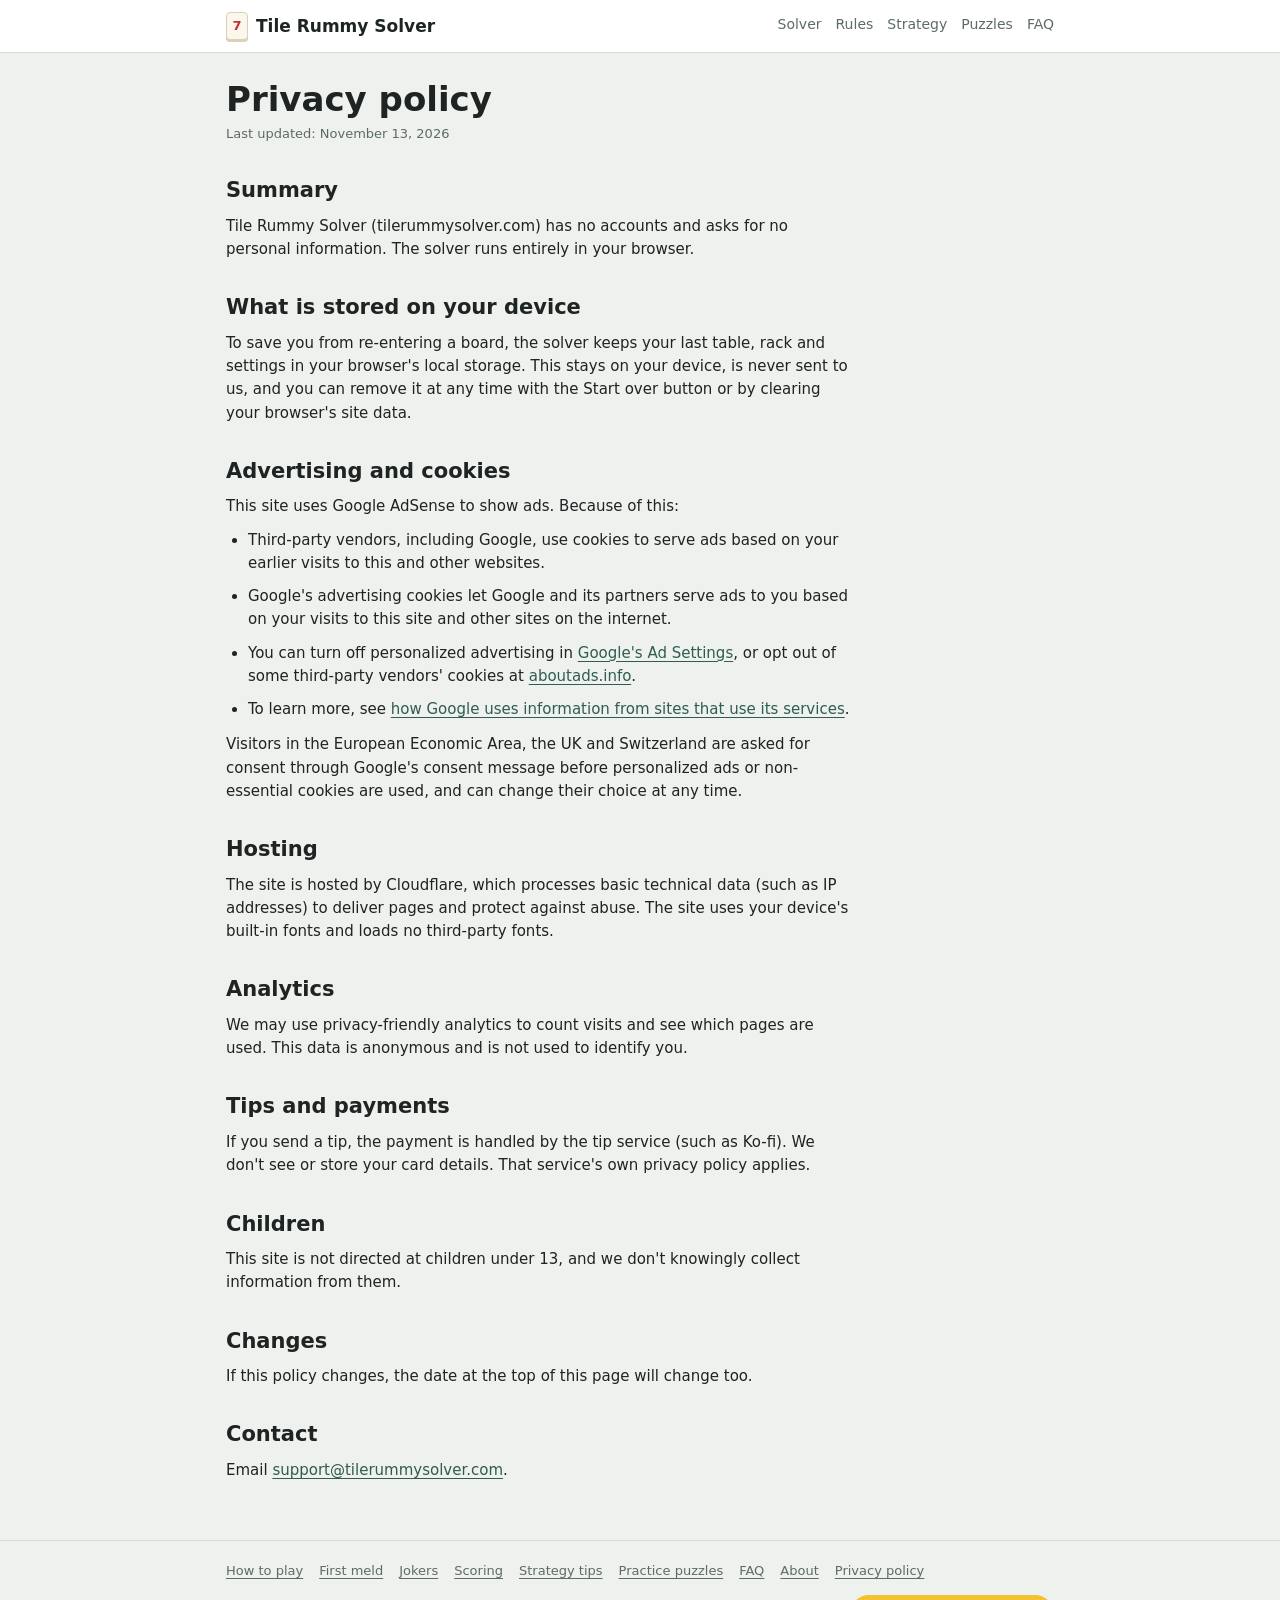
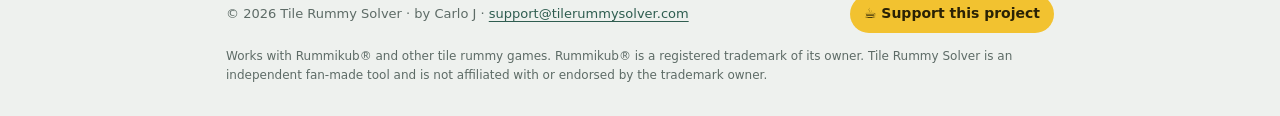
<file: tile-rummy-solver-repo/tile-rummy-solver/site/privacy.html>
<!DOCTYPE html>
<html lang="en">
<head>
<meta charset="utf-8">
<meta name="viewport" content="width=device-width, initial-scale=1">
<title>Privacy Policy · Tile Rummy Solver</title>
<meta name="description" content="Privacy policy for Tile Rummy Solver: what is stored on your device, how Google AdSense ads and cookies work, and your choices.">
<link rel="canonical" href="https://tilerummysolver.com/privacy">
<meta property="og:type" content="website">
<meta property="og:site_name" content="Tile Rummy Solver">
<meta property="og:title" content="Privacy Policy · Tile Rummy Solver">
<meta property="og:description" content="Privacy policy for Tile Rummy Solver: what is stored on your device, how Google AdSense ads and cookies work, and your choices.">
<meta property="og:url" content="https://tilerummysolver.com/privacy">
<meta property="og:image" content="https://tilerummysolver.com/og-image.png">
<meta property="og:image:width" content="1200">
<meta property="og:image:height" content="630">
<meta property="og:image:alt" content="Tile Rummy Solver: find the best move in tile rummy">
<meta name="twitter:card" content="summary_large_image">
<meta name="theme-color" content="#2f5d50">
<link rel="icon" href="favicon.svg" type="image/svg+xml">
<link rel="icon" href="favicon-32.png" sizes="32x32" type="image/png">
<link rel="apple-touch-icon" href="apple-touch-icon.png">
<link rel="stylesheet" href="site.css">
</head>
<body>
<header class="topbar"><div class="topbar-in">
  <a class="brand" href="index.html"><span class="brand-tile" aria-hidden="true">7</span>Tile Rummy Solver</a>
  <nav class="nav" aria-label="Main"><a href="index.html">Solver</a><a href="how-to-play.html">Rules</a><a href="strategy.html">Strategy</a><a href="puzzles.html">Puzzles</a><a href="faq.html">FAQ</a></nav>
</div></header>
<main class="prose">
<h1>Privacy policy</h1>
<p class="updated">Last updated: November 13, 2026</p>

<h2>Summary</h2>
<p>Tile Rummy Solver (tilerummysolver.com) has no accounts and asks for no personal information. The solver runs entirely in your browser.</p>

<h2>What is stored on your device</h2>
<p>To save you from re-entering a board, the solver keeps your last table, rack and settings in your browser's local storage. This stays on your device, is never sent to us, and you can remove it at any time with the Start over button or by clearing your browser's site data.</p>

<h2>Advertising and cookies</h2>
<p>This site uses Google AdSense to show ads. Because of this:</p>
<ul>
  <li>Third-party vendors, including Google, use cookies to serve ads based on your earlier visits to this and other websites.</li>
  <li>Google's advertising cookies let Google and its partners serve ads to you based on your visits to this site and other sites on the internet.</li>
  <li>You can turn off personalized advertising in <a href="https://adssettings.google.com">Google's Ad Settings</a>, or opt out of some third-party vendors' cookies at <a href="https://www.aboutads.info/choices/">aboutads.info</a>.</li>
  <li>To learn more, see <a href="https://policies.google.com/technologies/partner-sites">how Google uses information from sites that use its services</a>.</li>
</ul>
<p>Visitors in the European Economic Area, the UK and Switzerland are asked for consent through Google's consent message before personalized ads or non-essential cookies are used, and can change their choice at any time.</p>

<h2>Hosting</h2>
<p>The site is hosted by Cloudflare, which processes basic technical data (such as IP addresses) to deliver pages and protect against abuse. The site uses your device's built-in fonts and loads no third-party fonts.</p>

<h2>Analytics</h2>
<p>We may use privacy-friendly analytics to count visits and see which pages are used. This data is anonymous and is not used to identify you.</p>

<h2>Tips and payments</h2>
<p>If you send a tip, the payment is handled by the tip service (such as Ko-fi). We don't see or store your card details. That service's own privacy policy applies.</p>

<h2>Children</h2>
<p>This site is not directed at children under 13, and we don't knowingly collect information from them.</p>

<h2>Changes</h2>
<p>If this policy changes, the date at the top of this page will change too.</p>

<h2>Contact</h2>
<p>Email <a href="mailto:support@tilerummysolver.com">support@tilerummysolver.com</a>.</p>
</main>
<footer class="sitefoot"><div class="sitefoot-in">
  <nav class="guides" aria-label="Guides"><a href="how-to-play.html">How to play</a><a href="first-meld.html">First meld</a><a href="jokers.html">Jokers</a><a href="scoring.html">Scoring</a><a href="strategy.html">Strategy tips</a><a href="puzzles.html">Practice puzzles</a><a href="faq.html">FAQ</a><a href="about.html">About</a><a href="privacy.html">Privacy policy</a></nav>
  <span>© <span data-year>2026</span> Tile Rummy Solver · by Carlo J · <a href="mailto:support@tilerummysolver.com">support@tilerummysolver.com</a></span>
  <a class="tip" data-kofi href="#" hidden>☕ Support this project</a>
  <span class="tm">Works with Rummikub® and other tile rummy games. Rummikub® is a registered trademark of its owner. Tile Rummy Solver is an independent fan-made tool and is not affiliated with or endorsed by the trademark owner.</span>
</div></footer>
<script src="site.js"></script>
</body>
</html>
</file>
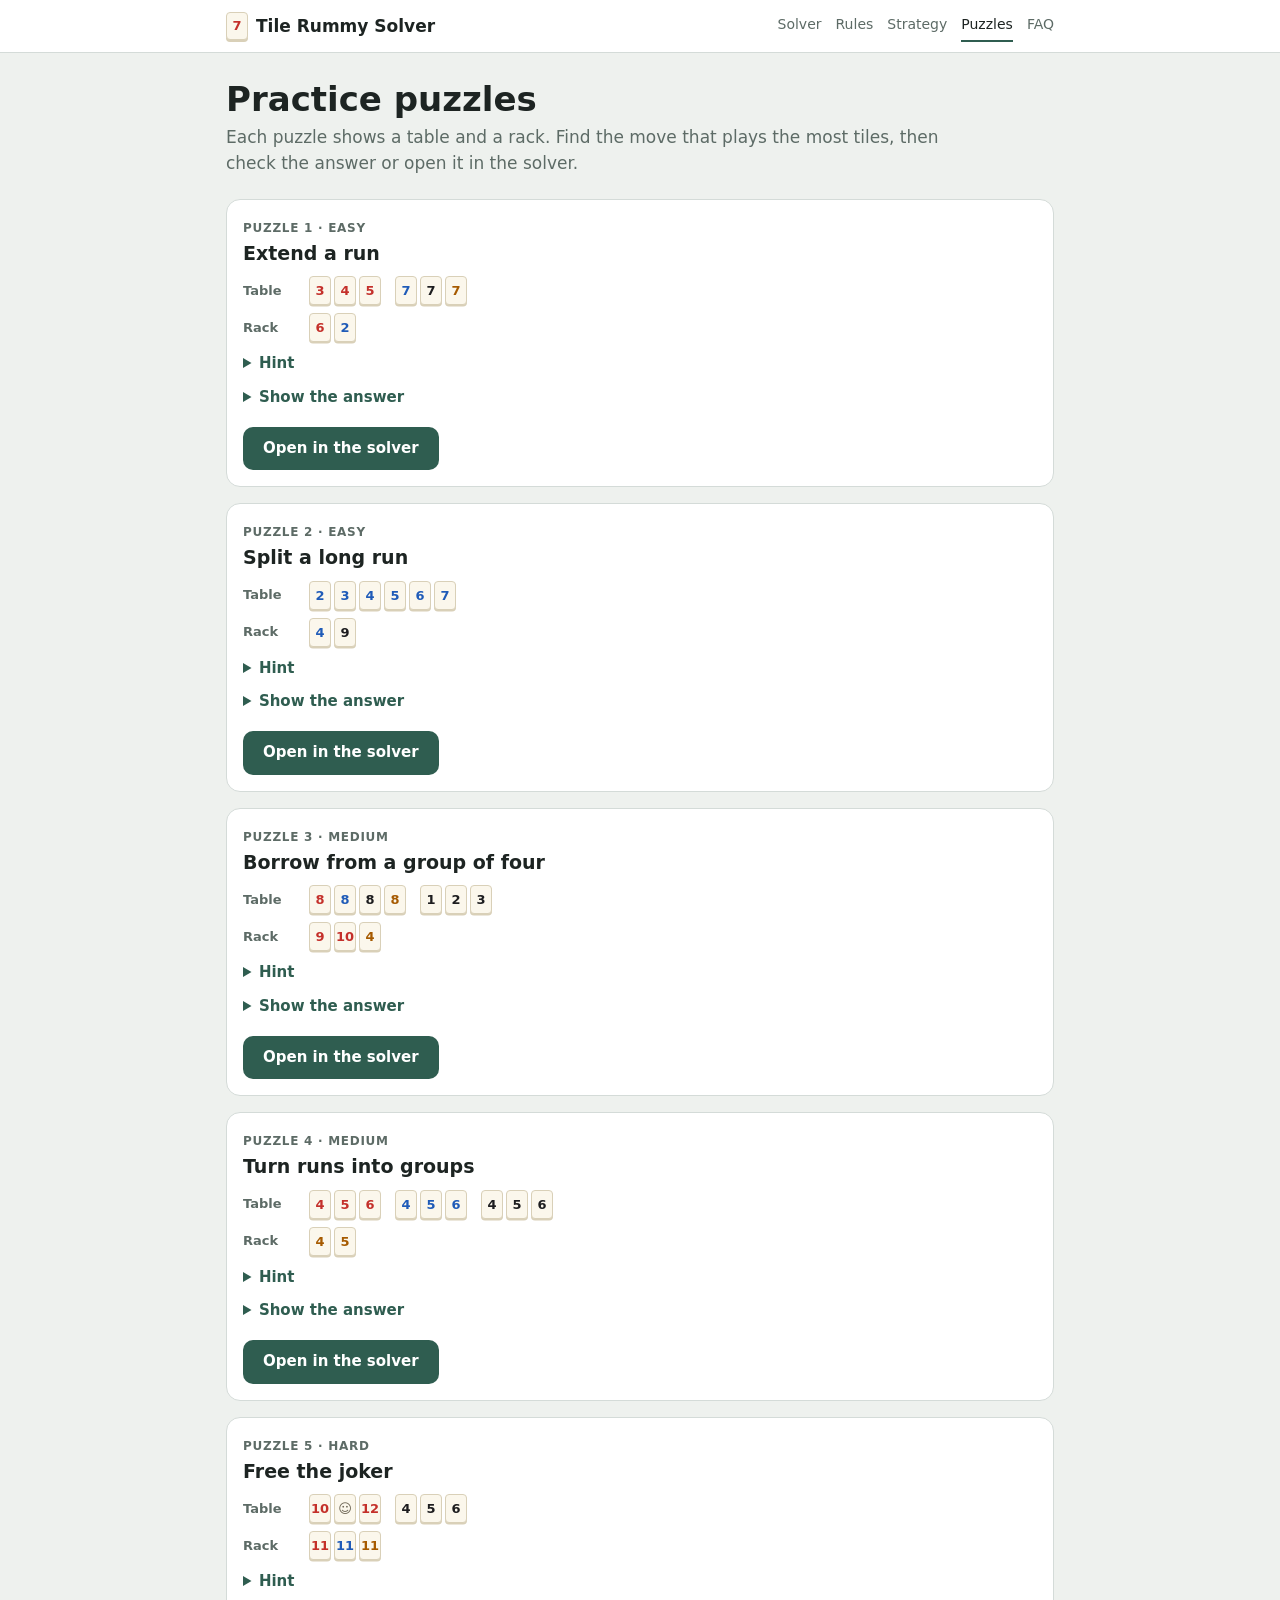
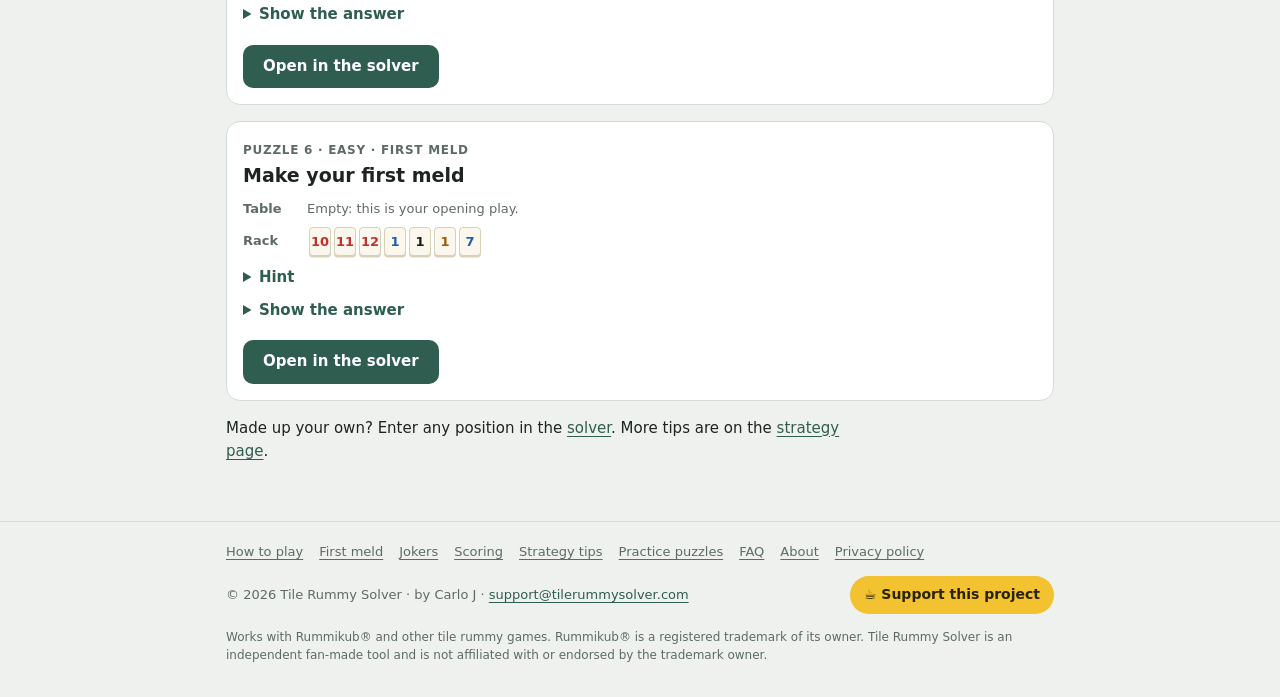
<file: tile-rummy-solver-repo/tile-rummy-solver/site/puzzles.html>
<!DOCTYPE html>
<html lang="en">
<head>
<meta charset="utf-8">
<meta name="viewport" content="width=device-width, initial-scale=1">
<title>Rummikub Practice Puzzles: Find the Hidden Move</title>
<meta name="description" content="Six practice puzzles for Rummikub-style tile rummy, from easy to hard: extend runs, split runs, borrow tiles, rebuild the table and free the joker.">
<link rel="canonical" href="https://tilerummysolver.com/puzzles">
<meta property="og:type" content="website">
<meta property="og:site_name" content="Tile Rummy Solver">
<meta property="og:title" content="Rummikub Practice Puzzles: Find the Hidden Move">
<meta property="og:description" content="Six practice puzzles for Rummikub-style tile rummy, from easy to hard: extend runs, split runs, borrow tiles, rebuild the table and free the joker.">
<meta property="og:url" content="https://tilerummysolver.com/puzzles">
<meta property="og:image" content="https://tilerummysolver.com/og-image.png">
<meta property="og:image:width" content="1200">
<meta property="og:image:height" content="630">
<meta property="og:image:alt" content="Tile Rummy Solver: find the best move in tile rummy">
<meta name="twitter:card" content="summary_large_image">
<meta name="theme-color" content="#2f5d50">
<link rel="icon" href="favicon.svg" type="image/svg+xml">
<link rel="icon" href="favicon-32.png" sizes="32x32" type="image/png">
<link rel="apple-touch-icon" href="apple-touch-icon.png">
<link rel="stylesheet" href="site.css">
</head>
<body>
<header class="topbar"><div class="topbar-in">
  <a class="brand" href="index.html"><span class="brand-tile" aria-hidden="true">7</span>Tile Rummy Solver</a>
  <nav class="nav" aria-label="Main"><a href="index.html">Solver</a><a href="how-to-play.html">Rules</a><a href="strategy.html">Strategy</a><a href="puzzles.html" aria-current="page">Puzzles</a><a href="faq.html">FAQ</a></nav>
</div></header>
<main class="prose">
<h1>Practice puzzles</h1>
<p class="intro">Each puzzle shows a table and a rack. Find the move that plays the most tiles, then check the answer or open it in the solver.</p>
<section class="puzzle" id="puzzle-1">
  <span class="lvl">Puzzle 1 · Easy</span>
  <h2>Extend a run</h2>
  <div class="row"><b>Table</b><span class="tiles-inline"><span class="t r">3</span><span class="t r">4</span><span class="t r">5</span></span> <span class="tiles-inline"><span class="t b">7</span><span class="t k">7</span><span class="t o">7</span></span></div>
  <div class="row"><b>Rack</b><span class="tiles-inline"><span class="t r">6</span><span class="t b">2</span></span></div>
  <details><summary>Hint</summary><p>Look at the end of the red run.</p></details>
  <details><summary>Show the answer</summary>
    <p>Play <strong>1 tile</strong> (6 points). The table ends up as (your tiles outlined):</p>
    <div class="sets"><span class="tiles-inline"><span class="t r">3</span><span class="t r">4</span><span class="t r">5</span><span class="t r new">6</span></span><span class="tiles-inline"><span class="t b">7</span><span class="t k">7</span><span class="t o">7</span></span></div>
  </details>
  <div class="actions"><a class="cta" href="index.html#puzzle-1">Open in the solver</a></div>
</section><section class="puzzle" id="puzzle-2">
  <span class="lvl">Puzzle 2 · Easy</span>
  <h2>Split a long run</h2>
  <div class="row"><b>Table</b><span class="tiles-inline"><span class="t b">2</span><span class="t b">3</span><span class="t b">4</span><span class="t b">5</span><span class="t b">6</span><span class="t b">7</span></span></div>
  <div class="row"><b>Rack</b><span class="tiles-inline"><span class="t b">4</span><span class="t k">9</span></span></div>
  <details><summary>Hint</summary><p>A run of six can become two runs of three or more.</p></details>
  <details><summary>Show the answer</summary>
    <p>Play <strong>1 tile</strong> (4 points). The table ends up as (your tiles outlined):</p>
    <div class="sets"><span class="tiles-inline"><span class="t b">2</span><span class="t b">3</span><span class="t b new">4</span></span><span class="tiles-inline"><span class="t b">4</span><span class="t b">5</span><span class="t b">6</span><span class="t b">7</span></span></div>
  </details>
  <div class="actions"><a class="cta" href="index.html#puzzle-2">Open in the solver</a></div>
</section><section class="puzzle" id="puzzle-3">
  <span class="lvl">Puzzle 3 · Medium</span>
  <h2>Borrow from a group of four</h2>
  <div class="row"><b>Table</b><span class="tiles-inline"><span class="t r">8</span><span class="t b">8</span><span class="t k">8</span><span class="t o">8</span></span> <span class="tiles-inline"><span class="t k">1</span><span class="t k">2</span><span class="t k">3</span></span></div>
  <div class="row"><b>Rack</b><span class="tiles-inline"><span class="t r">9</span><span class="t r">10</span><span class="t o">4</span></span></div>
  <details><summary>Hint</summary><p>A group of four still works with three tiles.</p></details>
  <details><summary>Show the answer</summary>
    <p>Play <strong>2 tiles</strong> (19 points). The table ends up as (your tiles outlined):</p>
    <div class="sets"><span class="tiles-inline"><span class="t k">1</span><span class="t k">2</span><span class="t k">3</span></span><span class="tiles-inline"><span class="t b">8</span><span class="t k">8</span><span class="t o">8</span></span><span class="tiles-inline"><span class="t r">8</span><span class="t r new">9</span><span class="t r new">10</span></span></div>
  </details>
  <div class="actions"><a class="cta" href="index.html#puzzle-3">Open in the solver</a></div>
</section><section class="puzzle" id="puzzle-4">
  <span class="lvl">Puzzle 4 · Medium</span>
  <h2>Turn runs into groups</h2>
  <div class="row"><b>Table</b><span class="tiles-inline"><span class="t r">4</span><span class="t r">5</span><span class="t r">6</span></span> <span class="tiles-inline"><span class="t b">4</span><span class="t b">5</span><span class="t b">6</span></span> <span class="tiles-inline"><span class="t k">4</span><span class="t k">5</span><span class="t k">6</span></span></div>
  <div class="row"><b>Rack</b><span class="tiles-inline"><span class="t o">4</span><span class="t o">5</span></span></div>
  <details><summary>Hint</summary><p>Two orange tiles can’t make a run on their own. What if the table were groups instead?</p></details>
  <details><summary>Show the answer</summary>
    <p>Play <strong>2 tiles</strong> (9 points). The table ends up as (your tiles outlined):</p>
    <div class="sets"><span class="tiles-inline"><span class="t r">4</span><span class="t b">4</span><span class="t k">4</span><span class="t o new">4</span></span><span class="tiles-inline"><span class="t r">5</span><span class="t b">5</span><span class="t k">5</span><span class="t o new">5</span></span><span class="tiles-inline"><span class="t r">6</span><span class="t b">6</span><span class="t k">6</span></span></div>
  </details>
  <div class="actions"><a class="cta" href="index.html#puzzle-4">Open in the solver</a></div>
</section><section class="puzzle" id="puzzle-5">
  <span class="lvl">Puzzle 5 · Hard</span>
  <h2>Free the joker</h2>
  <div class="row"><b>Table</b><span class="tiles-inline"><span class="t r">10</span><span class="t j" aria-label="joker">☺</span><span class="t r">12</span></span> <span class="tiles-inline"><span class="t k">4</span><span class="t k">5</span><span class="t k">6</span></span></div>
  <div class="row"><b>Rack</b><span class="tiles-inline"><span class="t r">11</span><span class="t b">11</span><span class="t o">11</span></span></div>
  <details><summary>Hint</summary><p>The joker is standing in for a tile you have.</p></details>
  <details><summary>Show the answer</summary>
    <p>Play <strong>3 tiles</strong> (33 points). The table ends up as (your tiles outlined):</p>
    <div class="sets"><span class="tiles-inline"><span class="t k">4</span><span class="t k">5</span><span class="t k">6</span></span><span class="tiles-inline"><span class="t b new">11</span><span class="t j">☺</span><span class="t o new">11</span></span><span class="tiles-inline"><span class="t r">10</span><span class="t r new">11</span><span class="t r">12</span></span></div>
  </details>
  <div class="actions"><a class="cta" href="index.html#puzzle-5">Open in the solver</a></div>
</section><section class="puzzle" id="puzzle-6">
  <span class="lvl">Puzzle 6 · Easy · First meld</span>
  <h2>Make your first meld</h2>
  <div class="row"><b>Table</b><span class="updated">Empty: this is your opening play.</span></div>
  <div class="row"><b>Rack</b><span class="tiles-inline"><span class="t r">10</span><span class="t r">11</span><span class="t r">12</span><span class="t b">1</span><span class="t k">1</span><span class="t o">1</span><span class="t b">7</span></span></div>
  <details><summary>Hint</summary><p>You need 30 points from your own tiles. Every set you lay down counts.</p></details>
  <details><summary>Show the answer</summary>
    <p>Play <strong>6 tiles</strong> (36 points). The table ends up as (your tiles outlined):</p>
    <div class="sets"><span class="tiles-inline"><span class="t b new">1</span><span class="t k new">1</span><span class="t o new">1</span></span><span class="tiles-inline"><span class="t r new">10</span><span class="t r new">11</span><span class="t r new">12</span></span></div>
  </details>
  <div class="actions"><a class="cta" href="index.html#puzzle-6">Open in the solver</a></div>
</section>
<p>Made up your own? Enter any position in the <a href="index.html">solver</a>. More tips are on the <a href="strategy.html">strategy page</a>.</p>
</main>
<footer class="sitefoot"><div class="sitefoot-in">
  <nav class="guides" aria-label="Guides"><a href="how-to-play.html">How to play</a><a href="first-meld.html">First meld</a><a href="jokers.html">Jokers</a><a href="scoring.html">Scoring</a><a href="strategy.html">Strategy tips</a><a href="puzzles.html">Practice puzzles</a><a href="faq.html">FAQ</a><a href="about.html">About</a><a href="privacy.html">Privacy policy</a></nav>
  <span>© <span data-year>2026</span> Tile Rummy Solver · by Carlo J · <a href="mailto:support@tilerummysolver.com">support@tilerummysolver.com</a></span>
  <a class="tip" data-kofi href="#" hidden>☕ Support this project</a>
  <span class="tm">Works with Rummikub® and other tile rummy games. Rummikub® is a registered trademark of its owner. Tile Rummy Solver is an independent fan-made tool and is not affiliated with or endorsed by the trademark owner.</span>
</div></footer>
<script src="site.js"></script>
</body>
</html>
</file>
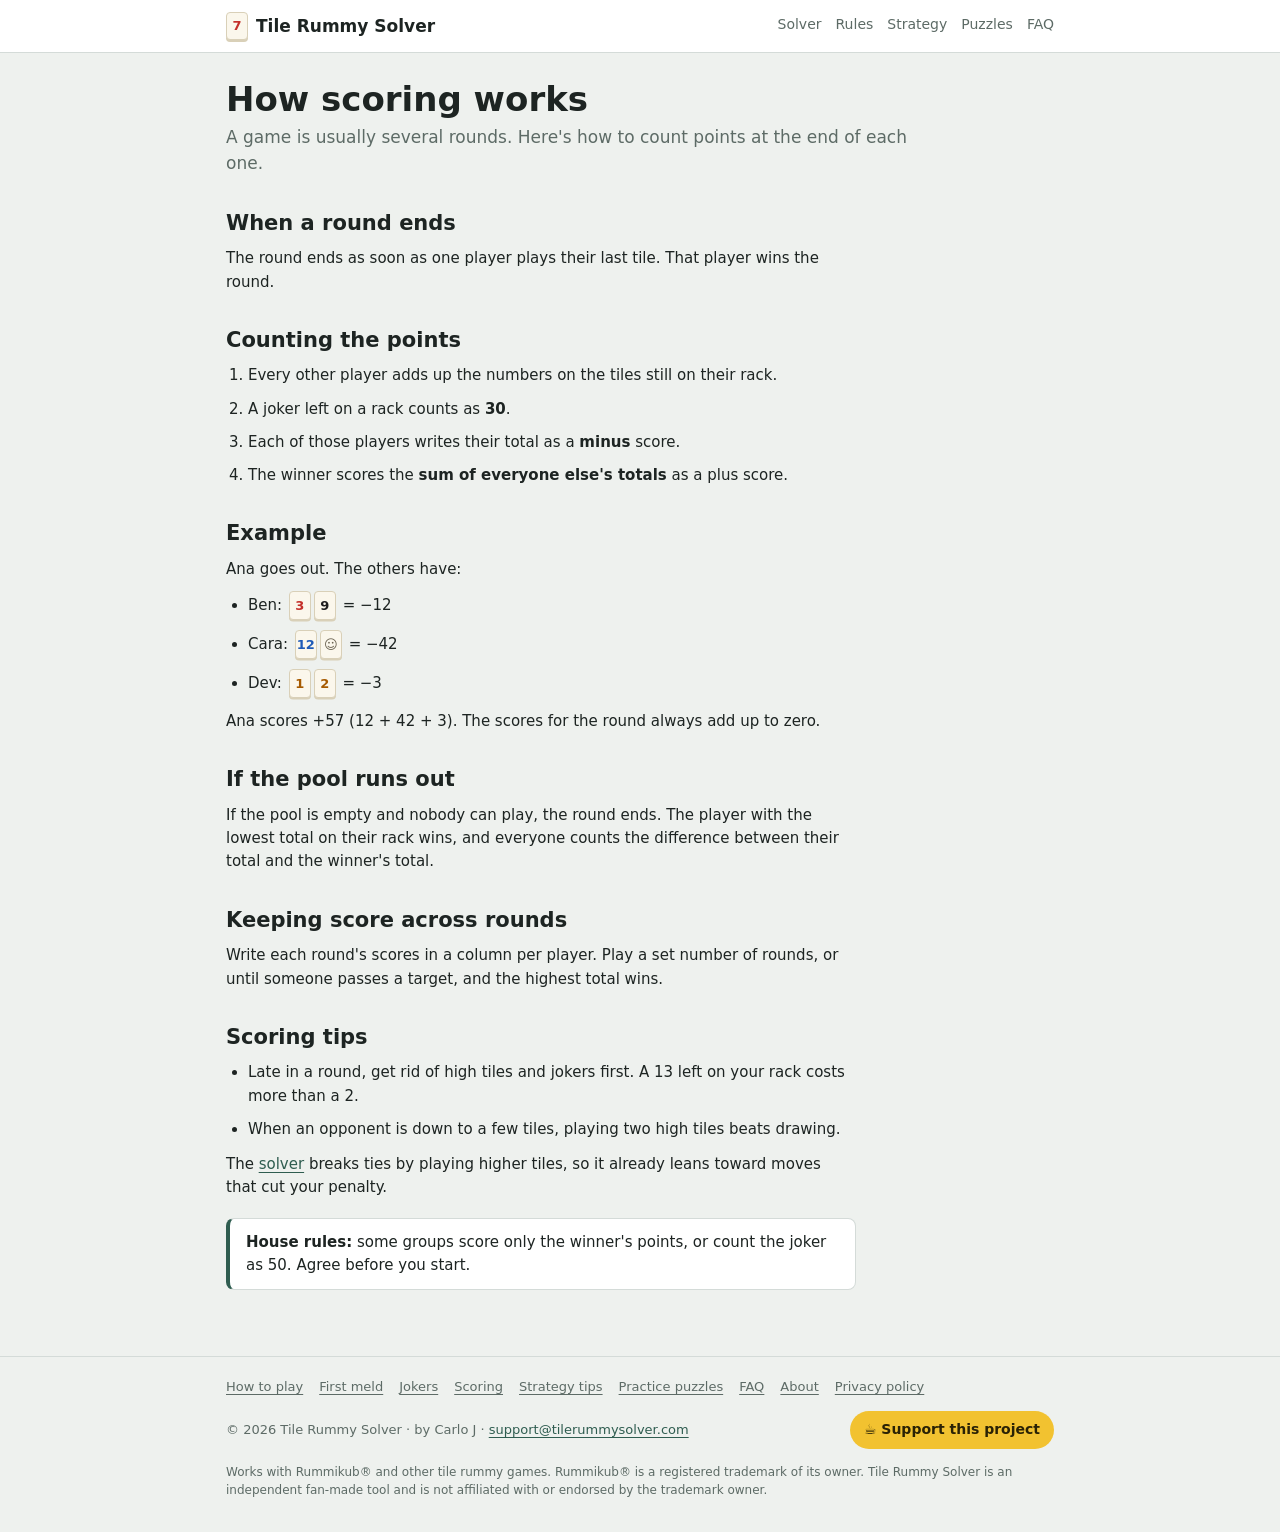
<file: tile-rummy-solver-repo/tile-rummy-solver/site/scoring.html>
<!DOCTYPE html>
<html lang="en">
<head>
<meta charset="utf-8">
<meta name="viewport" content="width=device-width, initial-scale=1">
<title>Rummikub Scoring: How to Count Points at the End</title>
<meta name="description" content="How scoring works in Rummikub-style tile rummy: penalty points, the joker 30, a worked example, what happens when the pool runs out, and keeping score.">
<link rel="canonical" href="https://tilerummysolver.com/scoring">
<meta property="og:type" content="website">
<meta property="og:site_name" content="Tile Rummy Solver">
<meta property="og:title" content="Rummikub Scoring: How to Count Points at the End">
<meta property="og:description" content="How scoring works in Rummikub-style tile rummy: penalty points, the joker 30, a worked example, what happens when the pool runs out, and keeping score.">
<meta property="og:url" content="https://tilerummysolver.com/scoring">
<meta property="og:image" content="https://tilerummysolver.com/og-image.png">
<meta property="og:image:width" content="1200">
<meta property="og:image:height" content="630">
<meta property="og:image:alt" content="Tile Rummy Solver: find the best move in tile rummy">
<meta name="twitter:card" content="summary_large_image">
<meta name="theme-color" content="#2f5d50">
<link rel="icon" href="favicon.svg" type="image/svg+xml">
<link rel="icon" href="favicon-32.png" sizes="32x32" type="image/png">
<link rel="apple-touch-icon" href="apple-touch-icon.png">
<link rel="stylesheet" href="site.css">
</head>
<body>
<header class="topbar"><div class="topbar-in">
  <a class="brand" href="index.html"><span class="brand-tile" aria-hidden="true">7</span>Tile Rummy Solver</a>
  <nav class="nav" aria-label="Main"><a href="index.html">Solver</a><a href="how-to-play.html">Rules</a><a href="strategy.html">Strategy</a><a href="puzzles.html">Puzzles</a><a href="faq.html">FAQ</a></nav>
</div></header>
<main class="prose">
<h1>How scoring works</h1>
<p class="intro">A game is usually several rounds. Here's how to count points at the end of each one.</p>

<h2>When a round ends</h2>
<p>The round ends as soon as one player plays their last tile. That player wins the round.</p>

<h2>Counting the points</h2>
<ol>
  <li>Every other player adds up the numbers on the tiles still on their rack.</li>
  <li>A joker left on a rack counts as <strong>30</strong>.</li>
  <li>Each of those players writes their total as a <strong>minus</strong> score.</li>
  <li>The winner scores the <strong>sum of everyone else's totals</strong> as a plus score.</li>
</ol>

<h2>Example</h2>
<p>Ana goes out. The others have:</p>
<ul>
  <li>Ben: <span class="tiles-inline"><span class="t r">3</span><span class="t k">9</span></span> = −12</li>
  <li>Cara: <span class="tiles-inline"><span class="t b">12</span><span class="t j" aria-label="joker">☺</span></span> = −42</li>
  <li>Dev: <span class="tiles-inline"><span class="t o">1</span><span class="t o">2</span></span> = −3</li>
</ul>
<p>Ana scores +57 (12 + 42 + 3). The scores for the round always add up to zero.</p>

<h2>If the pool runs out</h2>
<p>If the pool is empty and nobody can play, the round ends. The player with the lowest total on their rack wins, and everyone counts the difference between their total and the winner's total.</p>

<h2>Keeping score across rounds</h2>
<p>Write each round's scores in a column per player. Play a set number of rounds, or until someone passes a target, and the highest total wins.</p>

<h2>Scoring tips</h2>
<ul>
  <li>Late in a round, get rid of high tiles and jokers first. A 13 left on your rack costs more than a 2.</li>
  <li>When an opponent is down to a few tiles, playing two high tiles beats drawing.</li>
</ul>
<p>The <a href="index.html">solver</a> breaks ties by playing higher tiles, so it already leans toward moves that cut your penalty.</p>

<div class="callout"><strong>House rules:</strong> some groups score only the winner's points, or count the joker as 50. Agree before you start.</div>
</main>
<footer class="sitefoot"><div class="sitefoot-in">
  <nav class="guides" aria-label="Guides"><a href="how-to-play.html">How to play</a><a href="first-meld.html">First meld</a><a href="jokers.html">Jokers</a><a href="scoring.html">Scoring</a><a href="strategy.html">Strategy tips</a><a href="puzzles.html">Practice puzzles</a><a href="faq.html">FAQ</a><a href="about.html">About</a><a href="privacy.html">Privacy policy</a></nav>
  <span>© <span data-year>2026</span> Tile Rummy Solver · by Carlo J · <a href="mailto:support@tilerummysolver.com">support@tilerummysolver.com</a></span>
  <a class="tip" data-kofi href="#" hidden>☕ Support this project</a>
  <span class="tm">Works with Rummikub® and other tile rummy games. Rummikub® is a registered trademark of its owner. Tile Rummy Solver is an independent fan-made tool and is not affiliated with or endorsed by the trademark owner.</span>
</div></footer>
<script src="site.js"></script>
</body>
</html>
</file>
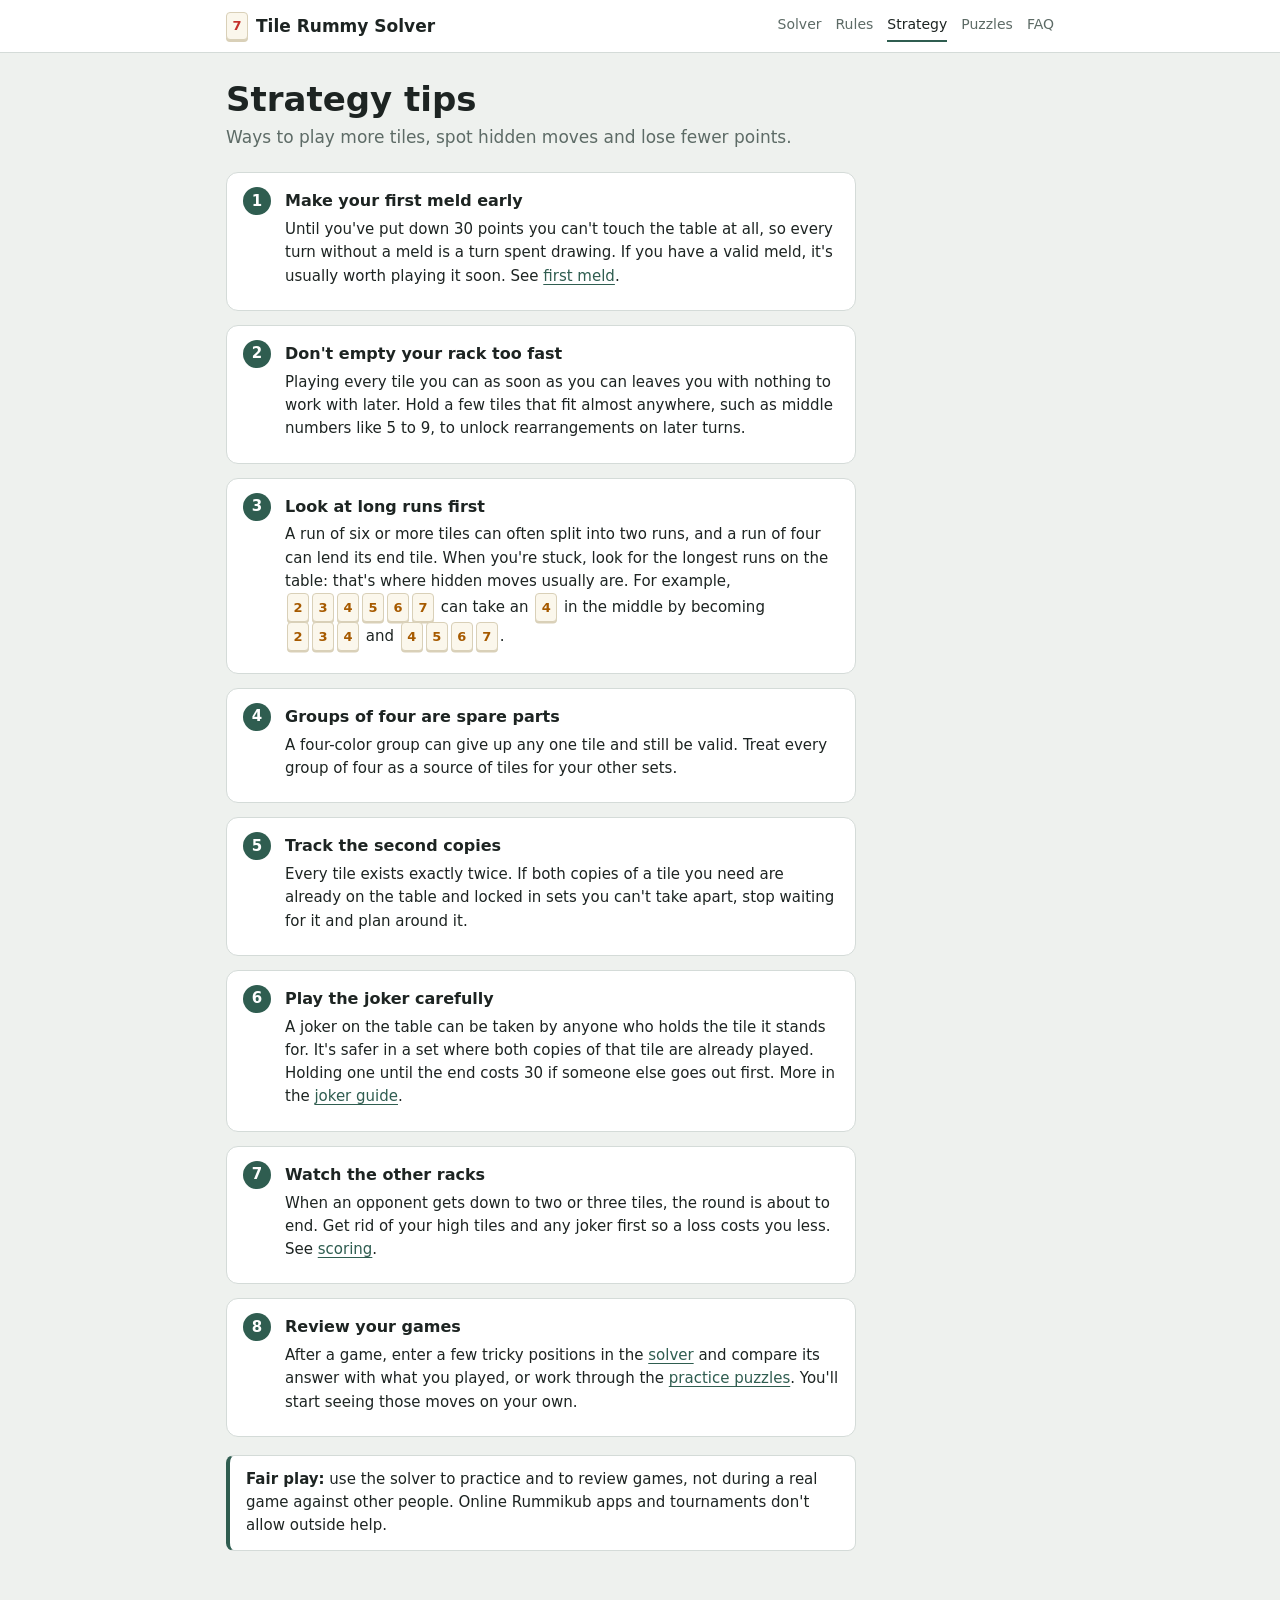
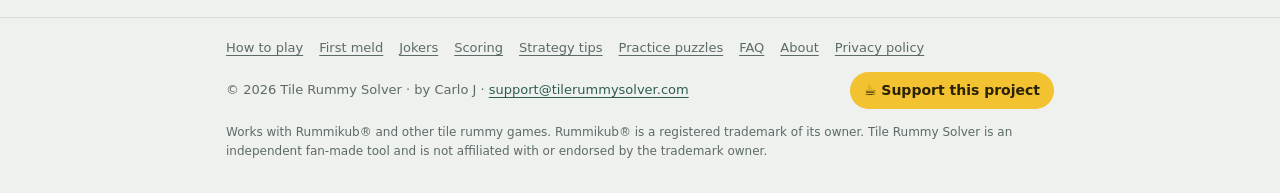
<file: tile-rummy-solver-repo/tile-rummy-solver/site/strategy.html>
<!DOCTYPE html>
<html lang="en">
<head>
<meta charset="utf-8">
<meta name="viewport" content="width=device-width, initial-scale=1">
<title>Rummikub Strategy: 8 Tips to Play More Tiles</title>
<meta name="description" content="Practical Rummikub-style strategy: when to hold tiles, how to find hidden moves by splitting runs, using jokers well and avoiding big penalties.">
<link rel="canonical" href="https://tilerummysolver.com/strategy">
<meta property="og:type" content="website">
<meta property="og:site_name" content="Tile Rummy Solver">
<meta property="og:title" content="Rummikub Strategy: 8 Tips to Play More Tiles">
<meta property="og:description" content="Practical Rummikub-style strategy: when to hold tiles, how to find hidden moves by splitting runs, using jokers well and avoiding big penalties.">
<meta property="og:url" content="https://tilerummysolver.com/strategy">
<meta property="og:image" content="https://tilerummysolver.com/og-image.png">
<meta property="og:image:width" content="1200">
<meta property="og:image:height" content="630">
<meta property="og:image:alt" content="Tile Rummy Solver: find the best move in tile rummy">
<meta name="twitter:card" content="summary_large_image">
<meta name="theme-color" content="#2f5d50">
<link rel="icon" href="favicon.svg" type="image/svg+xml">
<link rel="icon" href="favicon-32.png" sizes="32x32" type="image/png">
<link rel="apple-touch-icon" href="apple-touch-icon.png">
<link rel="stylesheet" href="site.css">
</head>
<body>
<header class="topbar"><div class="topbar-in">
  <a class="brand" href="index.html"><span class="brand-tile" aria-hidden="true">7</span>Tile Rummy Solver</a>
  <nav class="nav" aria-label="Main"><a href="index.html">Solver</a><a href="how-to-play.html">Rules</a><a href="strategy.html" aria-current="page">Strategy</a><a href="puzzles.html">Puzzles</a><a href="faq.html">FAQ</a></nav>
</div></header>
<main class="prose">
<h1>Strategy tips</h1>
<p class="intro">Ways to play more tiles, spot hidden moves and lose fewer points.</p>
<ol class="tips">
  <li><h3>Make your first meld early</h3><p>Until you've put down 30 points you can't touch the table at all, so every turn without a meld is a turn spent drawing. If you have a valid meld, it's usually worth playing it soon. See <a href="first-meld.html">first meld</a>.</p></li>
  <li><h3>Don't empty your rack too fast</h3><p>Playing every tile you can as soon as you can leaves you with nothing to work with later. Hold a few tiles that fit almost anywhere, such as middle numbers like 5 to 9, to unlock rearrangements on later turns.</p></li>
  <li><h3>Look at long runs first</h3><p>A run of six or more tiles can often split into two runs, and a run of four can lend its end tile. When you're stuck, look for the longest runs on the table: that's where hidden moves usually are. For example, <span class="tiles-inline"><span class="t o">2</span><span class="t o">3</span><span class="t o">4</span><span class="t o">5</span><span class="t o">6</span><span class="t o">7</span></span> can take an <span class="tiles-inline"><span class="t o">4</span></span> in the middle by becoming <span class="tiles-inline"><span class="t o">2</span><span class="t o">3</span><span class="t o">4</span></span> and <span class="tiles-inline"><span class="t o">4</span><span class="t o">5</span><span class="t o">6</span><span class="t o">7</span></span>.</p></li>
  <li><h3>Groups of four are spare parts</h3><p>A four-color group can give up any one tile and still be valid. Treat every group of four as a source of tiles for your other sets.</p></li>
  <li><h3>Track the second copies</h3><p>Every tile exists exactly twice. If both copies of a tile you need are already on the table and locked in sets you can't take apart, stop waiting for it and plan around it.</p></li>
  <li><h3>Play the joker carefully</h3><p>A joker on the table can be taken by anyone who holds the tile it stands for. It's safer in a set where both copies of that tile are already played. Holding one until the end costs 30 if someone else goes out first. More in the <a href="jokers.html">joker guide</a>.</p></li>
  <li><h3>Watch the other racks</h3><p>When an opponent gets down to two or three tiles, the round is about to end. Get rid of your high tiles and any joker first so a loss costs you less. See <a href="scoring.html">scoring</a>.</p></li>
  <li><h3>Review your games</h3><p>After a game, enter a few tricky positions in the <a href="index.html">solver</a> and compare its answer with what you played, or work through the <a href="puzzles.html">practice puzzles</a>. You'll start seeing those moves on your own.</p></li>
</ol>
<div class="callout"><strong>Fair play:</strong> use the solver to practice and to review games, not during a real game against other people. Online Rummikub apps and tournaments don't allow outside help.</div>
</main>
<footer class="sitefoot"><div class="sitefoot-in">
  <nav class="guides" aria-label="Guides"><a href="how-to-play.html">How to play</a><a href="first-meld.html">First meld</a><a href="jokers.html">Jokers</a><a href="scoring.html">Scoring</a><a href="strategy.html">Strategy tips</a><a href="puzzles.html">Practice puzzles</a><a href="faq.html">FAQ</a><a href="about.html">About</a><a href="privacy.html">Privacy policy</a></nav>
  <span>© <span data-year>2026</span> Tile Rummy Solver · by Carlo J · <a href="mailto:support@tilerummysolver.com">support@tilerummysolver.com</a></span>
  <a class="tip" data-kofi href="#" hidden>☕ Support this project</a>
  <span class="tm">Works with Rummikub® and other tile rummy games. Rummikub® is a registered trademark of its owner. Tile Rummy Solver is an independent fan-made tool and is not affiliated with or endorsed by the trademark owner.</span>
</div></footer>
<script src="site.js"></script>
</body>
</html>
</file>
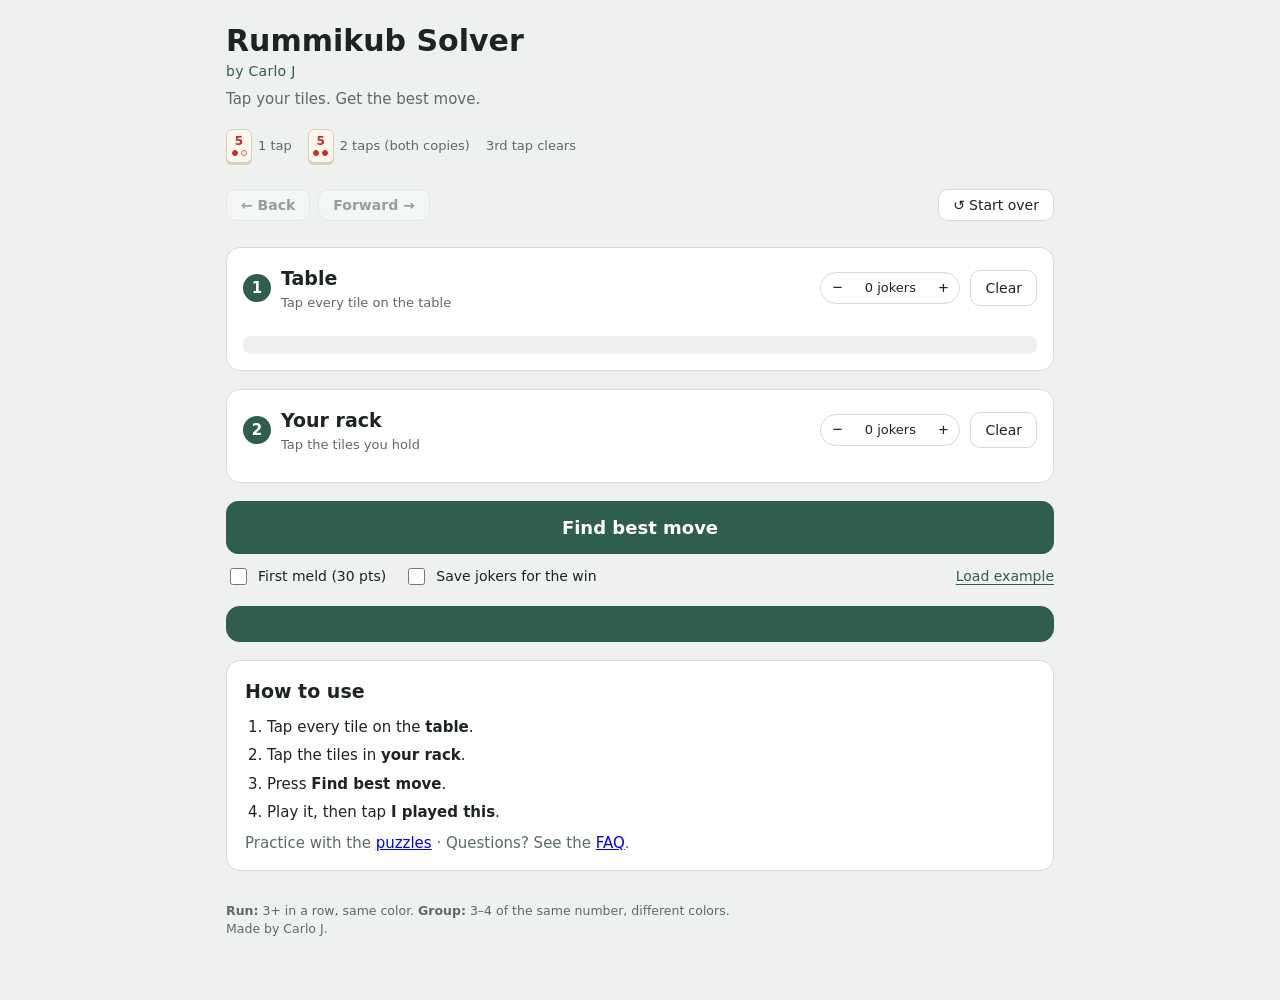
<file: tile-rummy-solver-repo/tile-rummy-solver/src/template.html>
<!DOCTYPE html>
<html lang="en">
<head>
<meta charset="utf-8">
<meta name="viewport" content="width=device-width, initial-scale=1">
<title>Rummikub Solver</title>
<link rel="preconnect" href="https://fonts.googleapis.com">
<link rel="preconnect" href="https://fonts.gstatic.com" crossorigin>
<link href="https://fonts.googleapis.com/css2?family=Bricolage+Grotesque:opsz,wght@12..96,500;12..96,800&family=IBM+Plex+Sans:wght@400;500;600&display=swap" rel="stylesheet">
<style>
:root {
  /* Layout: input panels (table, rack) above a result panel; tiles are ivory blocks on a felt-toned surface */
  --bg: #eef1ee;
  --surface: #ffffff;
  --felt: #2f5d50;
  --ink: #1d2422;
  --muted: #5d6b66;
  --line: #d4dbd8;
  --accent: #2f5d50;
  --accent-ink: #ffffff;
  --tile: #fbf7ec;
  --tile-edge: #d9d0b8;
  --c0: #c4302b; --c1: #1f5bb8; --c2: #1d1d1f; --c3: #a65a00;
  --new: #f2c230;
  --font-display: ui-rounded, "SF Pro Rounded", "Segoe UI Variable Display", "Segoe UI", Roboto, system-ui, -apple-system, sans-serif;
  --font-body: system-ui, -apple-system, "Segoe UI", Roboto, "Helvetica Neue", Arial, sans-serif;
  color-scheme: light;
}
@media (prefers-color-scheme: dark) {
  :root:not([data-theme="light"]) {
    --bg: #121816; --surface: #1b2320; --felt: #1f3d35; --ink: #e6ece9; --muted: #98a8a2;
    --line: #2d3935; --accent: #6fc2a8; --accent-ink: #0f1a16; --tile-edge: #b9b099;
    color-scheme: dark;
  }
}
:root[data-theme="dark"] {
  --bg: #121816; --surface: #1b2320; --felt: #1f3d35; --ink: #e6ece9; --muted: #98a8a2;
  --line: #2d3935; --accent: #6fc2a8; --accent-ink: #0f1a16; --tile-edge: #b9b099;
  color-scheme: dark;
}
* { box-sizing: border-box; }
html, body { margin: 0; }
body { background: var(--bg); color: var(--ink); font-family: var(--font-body); font-size: 15px; line-height: 1.5; }
main { max-width: 860px; margin: 0 auto; padding: 24px 16px 48px; display: flex; flex-direction: column; gap: 18px; }
h1 { font-family: var(--font-display); font-weight: 800; font-size: 30px; line-height: 1.1; margin: 0; text-wrap: balance; }
h2 { font-family: var(--font-display); font-weight: 800; font-size: 19px; margin: 0; }
.byline { margin: 4px 0 0; font-family: var(--font-display); font-weight: 500; font-size: 14px; color: var(--accent); letter-spacing: .02em; }
.lede { color: var(--muted); margin: 6px 0 0; max-width: 62ch; }
.panel { background: var(--surface); border: 1px solid var(--line); border-radius: 14px; padding: 16px; display: flex; flex-direction: column; gap: 12px; }
.panel-head { display: flex; justify-content: space-between; align-items: center; gap: 12px; flex-wrap: wrap; }
.hint { color: var(--muted); font-size: 13px; }
.grid-wrap { overflow-x: auto; }
.grid { display: grid; grid-template-columns: repeat(13, minmax(28px, 1fr)); gap: 5px; min-width: 400px; }
.cell { position: relative; aspect-ratio: 3 / 4; border-radius: 6px; border: 1.5px dashed var(--line); background: transparent;
  font-family: var(--font-display); font-weight: 800; font-size: 15px; cursor: pointer; opacity: .55; padding: 0; transition: transform .08s;
  display: flex; flex-direction: column; align-items: center; justify-content: center; gap: 3px; line-height: 1; }
.pips { display: flex; gap: 3px; }
.pips i { width: 6px; height: 6px; border-radius: 50%; border: 1.3px solid currentColor; opacity: .7; }
.pips i.f { background: currentColor; opacity: 1; }
.pips i.x { border-color: var(--muted); background: var(--muted); opacity: .3; }
.cell.two { box-shadow: 0 2px 0 var(--tile-edge), 3px -3px 0 -1px var(--tile), 3px -3px 0 0 var(--tile-edge); }
.legend-row { display: flex; gap: 16px; flex-wrap: wrap; align-items: center; font-size: 13px; color: var(--muted); }
.legend-row .ex { display: inline-flex; align-items: center; gap: 6px; }
.legend-row .cell { width: 26px; cursor: default; font-size: 12px; }
.legend-row .cell:active { transform: none; }
.cell:hover { opacity: .85; }
.cell:active { transform: scale(.94); }
.cell.on { opacity: 1; border: 1px solid var(--tile-edge); background: var(--tile); box-shadow: 0 2px 0 var(--tile-edge); }
.cell.blocked { cursor: not-allowed; }
.k0 { color: var(--c0); } .k1 { color: var(--c1); } .k2 { color: var(--c2); } .k3 { color: var(--c3); }
/* Dark mode: black numbers sit on a dark background unless the tile is selected (ivory), so lighten them */
:root[data-theme="dark"] .cell:not(.on).k2,
:root[data-theme="dark"] .ctab.k2:not([aria-selected="true"]) { color: var(--ink); }
@media (prefers-color-scheme: dark) {
  :root:not([data-theme="light"]) .cell:not(.on).k2,
  :root:not([data-theme="light"]) .ctab.k2:not([aria-selected="true"]) { color: var(--ink); }
  :root:not([data-theme="light"]) .cell:not(.on).k0, :root:not([data-theme="light"]) .ctab.k0:not([aria-selected="true"]) { color: #ff8a80; }
  :root:not([data-theme="light"]) .cell:not(.on).k1, :root:not([data-theme="light"]) .ctab.k1:not([aria-selected="true"]) { color: #8ab4ff; }
  :root:not([data-theme="light"]) .cell:not(.on).k3, :root:not([data-theme="light"]) .ctab.k3:not([aria-selected="true"]) { color: #f0a85a; }
}
:root[data-theme="dark"] .cell:not(.on).k0, :root[data-theme="dark"] .ctab.k0:not([aria-selected="true"]) { color: #ff8a80; }
:root[data-theme="dark"] .cell:not(.on).k1, :root[data-theme="dark"] .ctab.k1:not([aria-selected="true"]) { color: #8ab4ff; }
:root[data-theme="dark"] .cell:not(.on).k3, :root[data-theme="dark"] .ctab.k3:not([aria-selected="true"]) { color: #f0a85a; }
.row-end { display: flex; align-items: center; gap: 10px; flex-wrap: wrap; }
.stepper { display: inline-flex; align-items: center; border: 1px solid var(--line); border-radius: 99px; overflow: hidden; }
.stepper button { border: 0; background: transparent; color: var(--ink); width: 32px; height: 30px; font-size: 17px; cursor: pointer; }
.stepper button:hover { background: var(--bg); }
.stepper span { min-width: 74px; text-align: center; font-size: 13px; font-weight: 500; font-variant-numeric: tabular-nums; }
.controls { display: flex; gap: 10px; flex-wrap: wrap; align-items: center; }
.btn { border: 1px solid var(--line); background: var(--surface); color: var(--ink); border-radius: 10px; padding: 9px 14px;
  font: 500 14px var(--font-body); cursor: pointer; }
.btn:hover { border-color: var(--muted); }
.btn.primary { background: var(--accent); color: var(--accent-ink); border-color: var(--accent); font-weight: 600; padding: 10px 22px; }
.check { display: inline-flex; align-items: center; gap: 8px; font-size: 14px; cursor: pointer; }
.check input { width: 17px; height: 17px; accent-color: var(--accent); }
button:focus-visible, input:focus-visible { outline: 2.5px solid var(--accent); outline-offset: 2px; }
.result { background: var(--felt); color: #f2f5f3; border-radius: 14px; padding: 18px 16px; display: flex; flex-direction: column; gap: 14px; }
.result h2 { color: #fff; }
.summary { display: flex; gap: 10px; flex-wrap: wrap; align-items: baseline; }
.big { font-family: var(--font-display); font-weight: 800; font-size: 26px; line-height: 1.1; }
.pill { display: inline-block; font-size: 12px; font-weight: 600; padding: 2px 10px; border-radius: 99px; background: rgba(255,255,255,.14); }
.pill.warn { background: #f2c230; color: #2a2205; }
.label { font-size: 12px; text-transform: uppercase; letter-spacing: .08em; color: #b9cfc7; font-weight: 600; }
.sets { display: flex; flex-wrap: wrap; gap: 10px 18px; }
.set { display: flex; gap: 3px; align-items: center; }
.set .kind { font-size: 11px; color: #b9cfc7; margin-right: 6px; width: 38px; }
.tile { width: 30px; height: 40px; border-radius: 5px; background: var(--tile); border: 1px solid #d9d0b8; box-shadow: 0 2px 0 #b5ab92;
  display: flex; align-items: center; justify-content: center; font-family: var(--font-display); font-weight: 800; font-size: 16px; position: relative; }
.tile.fresh { box-shadow: 0 0 0 2.5px var(--new), 0 2px 0 #b5ab92; }
.tile.joker::after { content: "J"; position: absolute; bottom: 1px; right: 3px; font-size: 9px; color: #6b6352; font-family: var(--font-body); }
.tile .k2-t { color: #1d1d1f; }
.pill.new { background: var(--new); color: #2a2205; }
.rest { border-top: 1px solid rgba(255,255,255,.18); padding-top: 12px; }
.rest summary { cursor: pointer; list-style: none; display: flex; align-items: center; gap: 8px; }
.rest summary::-webkit-details-marker { display: none; }
.rest .tog { margin-left: auto; font-size: 13px; color: #fff; text-decoration: underline; text-underline-offset: 3px; }
.rest[open] .tog { font-size: 0; }
.rest[open] .tog::after { content: "Hide"; font-size: 13px; }
.rest summary:focus-visible { outline: 2.5px solid var(--new); outline-offset: 3px; border-radius: 4px; }
.rest-note { color: #cfdcd7; font-size: 13px; margin: 8px 0 10px; max-width: 62ch; }
.step { flex: none; display: inline-flex; align-items: center; justify-content: center; width: 28px; height: 28px; border-radius: 50%;
  background: var(--accent); color: var(--accent-ink); font-family: var(--font-display); font-weight: 800; font-size: 15px; }
.step.sm { width: 22px; height: 22px; font-size: 12px; background: var(--new); color: #2a2205; }
.stepped { display: flex; align-items: center; gap: 10px; }
.stepped .sub { display: block; font-family: var(--font-body); font-weight: 400; font-size: 13px; color: var(--muted); }
.rstep { display: flex; align-items: center; gap: 8px; }
.apply-bar { display: flex; align-items: center; gap: 12px; flex-wrap: wrap; border-top: 1px solid rgba(255,255,255,.18); padding-top: 14px; }
.btn.apply { background: var(--new); color: #2a2205; border-color: var(--new); font-weight: 700; padding: 11px 20px; }
.btn.apply:hover { filter: brightness(1.05); }
.btn.ghost { background: transparent; color: #fff; border-color: rgba(255,255,255,.5); }
.apply-note { font-size: 13px; color: #cfdcd7; max-width: 46ch; }
.histbar { display: flex; align-items: center; gap: 8px; flex-wrap: wrap; position: sticky; top: 0; z-index: 5; background: var(--bg); padding: 8px 0; }
.btn.hist { padding: 7px 14px; font-weight: 600; }
.btn.hist:disabled { opacity: .4; cursor: default; }
.btn.restart { margin-left: auto; padding: 7px 14px; }
.btn.restart.armed { background: #d93025; border-color: #d93025; color: #fff; font-weight: 600; }
.hist-count { font-size: 13px; color: var(--muted); font-variant-numeric: tabular-nums; }
.tcheck { font-size: 13.5px; color: var(--muted); border-radius: 8px; padding: 9px 12px; background: var(--bg); }
.tcheck.ok { color: #1f7a4d; background: rgba(31,122,77,.1); font-weight: 500; }
.tcheck.warn { color: var(--ink); background: rgba(217,48,37,.1); border: 1px solid rgba(217,48,37,.35); }
:root[data-theme="dark"] .tcheck.ok { color: #7fd6a8; }
@media (prefers-color-scheme: dark) { :root:not([data-theme="light"]) .tcheck.ok { color: #7fd6a8; } }
.cell.suspect { outline: 2.5px solid #d93025; outline-offset: 1px; }
.jnote { background: rgba(255,255,255,.1); border: 1px solid rgba(255,255,255,.22); border-radius: 10px; padding: 10px 14px; font-size: 14px; color: #f2f5f3; }
.jnote.win { background: #f2c230; color: #2a2205; border-color: #f2c230; }
.warnbox { background: #f2c230; color: #2a2205; border-radius: 10px; padding: 10px 14px; font-size: 14px; }
.ctabs { display: none; gap: 6px; flex-wrap: wrap; }
.ctab { flex: 1 1 0; min-width: 0; border: 1px solid var(--line); background: var(--bg); border-radius: 9px; padding: 8px 4px; font: 700 13px var(--font-body); cursor: pointer; display: inline-flex; justify-content: center; gap: 4px; }
.ctab[aria-selected="true"] { background: var(--tile); border-color: var(--tile-edge); box-shadow: inset 0 -3px 0 currentColor; }
.ctab .ccount { font-weight: 500; color: var(--muted); }
.howto { background: var(--surface); border: 1px solid var(--line); border-radius: 14px; padding: 16px 18px; }
.howto ol { margin: 10px 0 8px; padding-left: 22px; display: flex; flex-direction: column; gap: 6px; max-width: 70ch; }
.howto p { margin: 0; color: var(--muted); }
.noscript { background: #f2c230; color: #2a2205; padding: 12px 14px; border-radius: 10px; }
.spinner { display: inline-block; width: 12px; height: 12px; border: 2px solid rgba(255,255,255,.35); border-top-color: #fff; border-radius: 50%; animation: spin .8s linear infinite; vertical-align: -1px; margin-left: 6px; }
@keyframes spin { to { transform: rotate(360deg); } }
@media (max-width: 600px) {
  .panel { padding: 12px; }
  .ctabs { display: flex; }
  .grid { grid-template-columns: repeat(7, 1fr); min-width: 0; gap: 6px; }
  .grid-wrap { overflow: visible; }
  .grid[data-color="0"] .cell:not(.k0), .grid[data-color="1"] .cell:not(.k1),
  .grid[data-color="2"] .cell:not(.k2), .grid[data-color="3"] .cell:not(.k3) { display: none; }
  .cell { font-size: 18px; }
  .pips i { width: 7px; height: 7px; }
}
@media (prefers-reduced-motion: reduce) { .spinner { animation: none; } }
.controls { flex-direction: column; align-items: stretch; gap: 10px; }
.btn.big-go { width: 100%; font-size: 18px; padding: 15px 22px; border-radius: 12px; }
.opts { display: flex; gap: 8px 18px; flex-wrap: wrap; align-items: center; }
.linkbtn { background: none; border: 0; padding: 4px 0; margin-left: auto; color: var(--accent); font: 500 14px var(--font-body); text-decoration: underline; text-underline-offset: 3px; cursor: pointer; }
.hist-count { display: none; }
.legend { font-size: 13px; color: #cfdcd7; display: flex; gap: 8px; align-items: center; }
.legend .tile { width: 20px; height: 26px; font-size: 11px; }
.empty-msg { color: #dbe6e2; margin: 0; max-width: 60ch; }
.foot { font-size: 12.5px; color: var(--muted); max-width: 70ch; }
@media (max-width: 520px) { h1 { font-size: 25px; } .set .kind { display: none; } .tile { width: 26px; height: 35px; font-size: 14px; } }
@media (prefers-reduced-motion: reduce) { .cell { transition: none; } }
</style>
</head>
<body>
<main>
  <header>
    <h1>Rummikub Solver</h1>
    <p class="byline">by Carlo J</p>
    <p class="lede">Tap your tiles. Get the best move.</p>
  </header>

  <div class="legend-row" aria-label="How tapping works">
    <span class="ex"><span class="cell k0 on" aria-hidden="true">5<span class="pips"><i class="f"></i><i></i></span></span> 1 tap</span>
    <span class="ex"><span class="cell k0 on two" aria-hidden="true">5<span class="pips"><i class="f"></i><i class="f"></i></span></span> 2 taps (both copies)</span>
    <span>3rd tap clears</span>
  </div>

  <div class="histbar" role="group" aria-label="History">
    <button type="button" class="btn hist" id="hist-back" disabled title="Back (Ctrl+Z)">← Back</button>
    <button type="button" class="btn hist" id="hist-fwd" disabled title="Forward (Ctrl+Shift+Z)">Forward →</button>
    <span class="hist-count" id="hist-count">No changes yet</span>
    <button type="button" class="btn restart" id="restart" title="Clear the table, your rack, jokers and history">↺ Start over</button>
  </div>

  <section class="panel" aria-labelledby="t-h">
    <div class="panel-head">
      <h2 id="t-h" class="stepped"><span class="step">1</span><span>Table<span class="sub">Tap every tile on the table</span></span></h2>
      <div class="row-end">
        <div class="stepper" aria-label="Jokers on the table">
          <button type="button" id="tj-minus" aria-label="Remove a joker from the table">−</button>
          <span id="tj-val">0 jokers</span>
          <button type="button" id="tj-plus" aria-label="Add a joker to the table">+</button>
        </div>
        <button type="button" class="btn" id="clear-table">Clear</button>
      </div>
    </div>
    <div class="ctabs" role="tablist" aria-label="Tile color" data-grid="table"><button type="button" role="tab" class="ctab k0" data-c="0">Red<span class="ccount"></span></button><button type="button" role="tab" class="ctab k1" data-c="1">Blue<span class="ccount"></span></button><button type="button" role="tab" class="ctab k2" data-c="2">Black<span class="ccount"></span></button><button type="button" role="tab" class="ctab k3" data-c="3">Orange<span class="ccount"></span></button></div>
    <div class="grid-wrap"><div class="grid" id="grid-table"></div></div>
    <div class="tcheck" id="tcheck" aria-live="polite"></div>
  </section>

  <section class="panel" aria-labelledby="r-h">
    <div class="panel-head">
      <h2 id="r-h" class="stepped"><span class="step">2</span><span>Your rack<span class="sub">Tap the tiles you hold</span></span></h2>
      <div class="row-end">
        <div class="stepper" aria-label="Jokers in your rack">
          <button type="button" id="rj-minus" aria-label="Remove a joker from your rack">−</button>
          <span id="rj-val">0 jokers</span>
          <button type="button" id="rj-plus" aria-label="Add a joker to your rack">+</button>
        </div>
        <button type="button" class="btn" id="clear-rack">Clear</button>
      </div>
    </div>
    <div class="ctabs" role="tablist" aria-label="Tile color" data-grid="rack"><button type="button" role="tab" class="ctab k0" data-c="0">Red<span class="ccount"></span></button><button type="button" role="tab" class="ctab k1" data-c="1">Blue<span class="ccount"></span></button><button type="button" role="tab" class="ctab k2" data-c="2">Black<span class="ccount"></span></button><button type="button" role="tab" class="ctab k3" data-c="3">Orange<span class="ccount"></span></button></div>
    <div class="grid-wrap"><div class="grid" id="grid-rack"></div></div>
  </section>

  <div class="controls">
    <button type="button" class="btn primary big-go" id="find-btn">Find best move</button>
    <div class="opts">
      <label class="check" for="initial"><input type="checkbox" id="initial"> First meld (30 pts)</label>
      <label class="check" for="savej" title="Keeps your jokers unless playing them wins the round"><input type="checkbox" id="savej"> Save jokers for the win</label>
      <button type="button" class="linkbtn" id="example">Load example</button>
    </div>
  </div>

  <section class="result" id="result" aria-live="polite"></section>

  <noscript><p class="noscript">The solver needs JavaScript. Turn it on in your browser settings to use it. The <a href="how-to-play.html">rules</a> and <a href="strategy.html">strategy tips</a> work without it.</p></noscript>

  <section class="howto" aria-labelledby="howto-h">
    <h2 id="howto-h">How to use</h2>
    <ol>
      <li>Tap every tile on the <strong>table</strong>.</li>
      <li>Tap the tiles in <strong>your rack</strong>.</li>
      <li>Press <strong>Find best move</strong>.</li>
      <li>Play it, then tap <strong>I played this</strong>.</li>
    </ol>
    <p>Practice with the <a href="puzzles.html">puzzles</a> · Questions? See the <a href="faq.html">FAQ</a>.</p>
  </section>

  <p class="foot"><strong>Run:</strong> 3+ in a row, same color. <strong>Group:</strong> 3–4 of the same number, different colors.<br>Made by Carlo J.</p>
</main>

<script src="solver.js?v=20261117"></script>
<script>
// Runs the solver in a background thread so the page never freezes.
// A new request replaces an unfinished one (the old run is stopped).
function makeRunner() {
  let w = null, busy = false, seq = 0, pending = null, workerOk = typeof Worker === 'function';
  const spawn = () => {
    try { w = new Worker('solver.js?v=20261117'); } catch (e) { workerOk = false; w = null; return; }
    w.onmessage = e => { busy = false; const p = pending; pending = null; if (p && e.data.id === p.id) p.resolve(e.data); };
    w.onerror = e => { if (e && e.preventDefault) e.preventDefault(); busy = false; workerOk = false; const p = pending; pending = null; if (p) p.resolve(runHere(p.payload)); };
  };
  const runHere = d => {   // fallback when workers aren't available (e.g. a file opened from disk)
    if (typeof rummySolve !== 'function') return { res: null, ms: 0, failed: true };   // solver.js didn't load
    const t0 = performance.now();
    let res;
    if (d.mode === 'check') res = rummySolve(d.table, empty(), d.tj, 0, false, true);
    else {
      res = rummySolve(d.table, d.rack, d.tj, d.rj, d.initial, false, d.saveJ);
      if (!res && !d.initial) { res = rummySolve(d.table, d.rack, d.tj, d.rj, false, true, d.saveJ); if (res) res.relaxed = true; }
    }
    return { res, ms: Math.round(performance.now() - t0) };
  };
  return payload => new Promise(resolve => {
    if (workerOk && !w) spawn();
    if (!workerOk) { setTimeout(() => resolve(runHere(payload)), 0); return; }
    if (busy) { w.terminate(); if (pending) pending.resolve(null); spawn(); if (!workerOk) { resolve(runHere(payload)); return; } }
    const id = ++seq;
    pending = { id, resolve, payload }; busy = true;
    w.postMessage(Object.assign({ id }, payload));
  });
}
const runCheckJob = makeRunner(), runSolveJob = makeRunner();

const COLORS = ['Red', 'Blue', 'Black', 'Orange'];
const empty = () => [0, 1, 2, 3].map(() => Array(14).fill(0));
let state = { table: empty(), rack: empty(), tj: 0, rj: 0, initial: false, saveJ: true };

try {
  const saved = JSON.parse(localStorage.getItem('rummikub-solver') || 'null');
  if (saved && saved.table && saved.rack) state = Object.assign(state, saved);
} catch (e) {}
const persist = () => { try { localStorage.setItem('rummikub-solver', JSON.stringify(state)); } catch (e) {} };
// History for Back / Forward: every saved change becomes a step
let histCur = null, past = [], future = [];
const save = () => {
  const now = JSON.stringify(state);
  if (histCur !== null && now !== histCur) {
    past.push(histCur); if (past.length > 200) past.shift();
    future = [];
  }
  histCur = now; persist(); updateHist();
};
function updateHist() {
  const b = document.getElementById('hist-back'), f = document.getElementById('hist-fwd');
  if (!b) return;
  b.disabled = !past.length; f.disabled = !future.length;
  document.getElementById('hist-count').textContent = '';
}
function travel(dir) {
  const from = dir < 0 ? past : future, to = dir < 0 ? future : past;
  if (!from.length) return;
  to.push(histCur); histCur = from.pop();
  state = JSON.parse(histCur);
  render(); persist(); updateHist(); runSolve();
}

function buildGrid(which) {
  const el = document.getElementById('grid-' + which);
  el.innerHTML = '';
  for (let c = 0; c < 4; c++) for (let v = 1; v <= 13; v++) {
    const b = document.createElement('button');
    b.type = 'button';
    b.className = 'cell k' + c;
    b.dataset.c = c; b.dataset.v = v;
    b.addEventListener('click', () => {
      const other = which === 'table' ? state.rack : state.table;
      const mine = state[which];
      const max = 2 - other[c][v];
      mine[c][v] = mine[c][v] >= max ? 0 : mine[c][v] + 1;
      state.ex = false; render(); save();
    });
    el.appendChild(b);
  }
}

function render() {
  ['table', 'rack'].forEach(which => {
    const other = which === 'table' ? state.rack : state.table;
    document.querySelectorAll('#grid-' + which + ' .cell').forEach(b => {
      const c = +b.dataset.c, v = +b.dataset.v, n = state[which][c][v];
      b.classList.toggle('on', n > 0);
      b.classList.toggle('two', n === 2);
      b.classList.toggle('blocked', n === 0 && other[c][v] >= 2);
      const o = other[c][v];
      const pips = [0, 1].map(i => i < n ? '<i class="f"></i>' : (i >= 2 - o ? '<i class="x"></i>' : '<i></i>')).join('');
      b.innerHTML = v + '<span class="pips">' + pips + '</span>';
      b.setAttribute('aria-label', `${COLORS[c]} ${v}: ${n} ${which === 'table' ? 'on the table' : 'in your rack'}`);
    });
  });
  const jl = n => n + (n === 1 ? ' joker' : ' jokers');
  document.getElementById('tj-val').textContent = jl(state.tj);
  document.getElementById('rj-val').textContent = jl(state.rj);
  document.getElementById('initial').checked = state.initial;
  document.getElementById('savej').checked = state.saveJ !== false;
  document.getElementById('example').textContent = state.ex ? 'Clear example' : 'Load example';
  updateTabCounts();
  scheduleCheck();
}

// Live table check: finds table tiles that can't fit into any valid set
const tileName = t => COLORS[t.c] + ' ' + t.v;
let checkTimer = null, checkedKey = null, slowTimer = null;
function scheduleCheck() {
  const key = JSON.stringify([state.table, state.tj]);
  if (key === checkedKey) return;          // only re-check when the table itself changed
  checkedKey = key;
  clearTimeout(checkTimer); checkTimer = setTimeout(checkTable, 120);
}
async function checkTable() {
  const el = document.getElementById('tcheck');
  const cells = document.querySelectorAll('#grid-table .cell');
  const n = state.table.flat().reduce((a, b) => a + b, 0) + state.tj;
  if (n === 0) {
    cells.forEach(b => b.classList.remove('suspect'));
    el.className = 'tcheck';
    el.textContent = 'Tap every tile on the table, from all sets.';
    return;
  }
  clearTimeout(slowTimer);
  slowTimer = setTimeout(() => { el.className = 'tcheck'; el.textContent = 'Checking…'; }, 250);
  const job = await runCheckJob({ mode: 'check', table: state.table, tj: state.tj });
  if (!job) return;                         // replaced by a newer check
  if (job.failed) { clearTimeout(slowTimer); el.className = 'tcheck warn'; el.textContent = 'The solver didn’t load. Refresh the page (Ctrl+F5).'; return; }
  clearTimeout(slowTimer);
  cells.forEach(b => b.classList.remove('suspect'));
  const res = job.res;
  const bad = res ? res.leftover : [];
  const badJ = res ? res.leftoverJ : 0;
  if (!bad.length && !badJ) {
    el.className = 'tcheck ok';
    el.textContent = `✓ Table OK (${n} tiles)`;
    return;
  }
  bad.forEach(t => cells.forEach(b => { if (+b.dataset.c === t.c && +b.dataset.v === t.v) b.classList.add('suspect'); }));
  const names = bad.map(tileName).concat(badJ ? [badJ + ' joker' + (badJ > 1 ? 's' : '')] : []);
  const k = names.length;
  el.className = 'tcheck warn';
  el.innerHTML = `<strong>⚠ Doesn’t fit: ${names.join(', ')}.</strong> Check the table (outlined in red).`;
}

function stepper(id, key, delta) {
  document.getElementById(id).addEventListener('click', () => {
    const nv = state[key] + delta;
    if (nv < 0 || state.tj + state.rj + delta > 2) return;
    state[key] = nv; state.ex = false; render(); save();
  });
}
stepper('tj-minus', 'tj', -1); stepper('tj-plus', 'tj', 1);
stepper('rj-minus', 'rj', -1); stepper('rj-plus', 'rj', 1);

document.getElementById('clear-table').addEventListener('click', () => { state.table = empty(); state.tj = 0; state.ex = false; render(); save(); });
document.getElementById('clear-rack').addEventListener('click', () => { state.rack = empty(); state.rj = 0; state.ex = false; render(); save(); });
document.getElementById('initial').addEventListener('change', e => { state.initial = e.target.checked; save(); });
document.getElementById('savej').addEventListener('change', e => { state.saveJ = e.target.checked; save(); runSolve(); });

function tileHTML(t) {
  const cls = 'tile' + (t.src === 'rack' ? ' fresh' : '') + (t.joker ? ' joker' : '');
  const label = (t.joker ? 'Joker as ' : '') + COLORS[t.c] + ' ' + t.v + (t.src === 'rack' ? ' (from your rack)' : '');
  return `<span class="${cls}" title="${label}" aria-label="${label}"><span class="k${t.c}${t.c === 2 ? ' k2-t' : ''}">${t.joker ? '☺' : t.v}</span></span>`;
}

async function runSolve() {
  const out = document.getElementById('result');
  const count = g => g.flat().reduce((a, b) => a + b, 0);
  if (count(state.rack) + state.rj === 0) {
    runSolveJob({ mode: 'check', table: empty(), tj: 0 });   // stops any unfinished solve
    out.innerHTML = '<h2>Best move</h2><p class="empty-msg">Add your rack tiles to see it here.</p>';
    return;
  }
  out.innerHTML = '<h2>Best move</h2><p class="empty-msg">Thinking… <span class="spinner" aria-hidden="true"></span></p>';
  const snap = JSON.parse(JSON.stringify({ table: state.table, rack: state.rack, tj: state.tj, rj: state.rj, initial: state.initial, saveJ: state.saveJ !== false }));
  const job = await runSolveJob(Object.assign({ mode: 'solve' }, snap));
  if (!job) return;                         // a newer request replaced this one
  if (job.failed) { out.innerHTML = '<h2>Best move</h2><p class="empty-msg">The solver didn’t load. Refresh the page (Ctrl+F5).</p>'; return; }
  {
    let res = job.res;
    const ms = job.ms;
    let warn = '';
    if (res && res.relaxed) {
      const names = res.leftover.map(tileName).concat(res.leftoverJ ? [res.leftoverJ + ' joker' + (res.leftoverJ > 1 ? 's' : '')] : []);
      warn = `<div class="warnbox">⚠ Left out (don’t fit): ${names.join(', ')}</div>`;
    }
    const saving = snap.saveJ && snap.rj > 0;
    const keptNote = saving ? '<div class="jnote">🃏 Joker kept: it wouldn’t win this round.</div>' : '';
    if (!res) {
      out.innerHTML = '<h2>No first meld</h2>' + keptNote + '<p class="empty-msg">Can’t reach 30 points' + (saving ? ' without your joker' : '') + '. Draw a tile.</p>';
      return;
    }
    if (res.count === 0) {
      out.innerHTML = '<h2>No move</h2>' + warn + keptNote + '<p class="empty-msg">Nothing fits' + (saving ? ' without your joker' : '') + '. Draw a tile.</p>';
      return;
    }
    const played = res.sets.flatMap(s => s.tiles).filter(t => t.src === 'rack');
    const jUsed = played.filter(t => t.joker).length;
    if (saving) warn += jUsed ? '<div class="jnote win">🃏 <strong>Joker played: you win!</strong></div>' : keptNote;
    const sets = res.sets;
    const usesRack = st => st.tiles.some(t => t.src === 'rack');
    const mine = sets.filter(usesRack), rest = sets.filter(st => !usesRack(st));
    const setHTML = st => `<div class="set"><span class="kind">${st.kind}</span>${st.tiles.map(tileHTML).join('')}</div>`;
    out.innerHTML = warn + `
      <div class="summary">
        <span class="big">Play ${res.count} tile${res.count === 1 ? '' : 's'}</span>
        <span class="pill">${res.value} points</span>
        ${state.initial ? '<span class="pill warn">First meld</span>' : ''}
      </div>
      <div><div class="label rstep"><span class="step sm">A</span>From your rack</div><div class="set" style="margin-top:6px;flex-wrap:wrap">${played.map(tileHTML).join('')}</div></div>
      <div>
        <div class="label rstep"><span class="step sm">B</span>${state.initial ? 'Lay down' : 'Build these'}</div>
        <div style="height:8px"></div>
        <div class="sets">${mine.map(setHTML).join('')}</div>
      </div>
      ${rest.length ? `<details class="rest" open>
        <summary><span class="label rstep"><span class="step sm">C</span>Rest of the table</span> <span class="tog">Show</span></summary>
        <p class="rest-note">Rearrange the table to match.</p>
        <div class="sets">${rest.map(setHTML).join('')}</div>
      </details>` : ''}
      <div class="apply-bar">
        <button type="button" class="btn apply" id="apply">✓ I played this</button>
      </div>`;
    lastPlayed = played;
    document.getElementById('apply').addEventListener('click', applyMove);
  }
}

let lastPlayed = null;
function applyMove() {
  if (!lastPlayed) return;
  const n = lastPlayed.length;
  lastPlayed.forEach(t => {
    if (t.joker) { state.rj--; state.tj++; }
    else { state.rack[t.c][t.v]--; state.table[t.c][t.v]++; }
  });
  lastPlayed = null;
  state.initial = false; state.ex = false;
  render(); save();
  const out = document.getElementById('result');
  const left = state.rack.flat().reduce((a, b) => a + b, 0) + state.rj;
  out.innerHTML = `
    <h2>${left === 0 ? 'You win! 🎉' : 'Done!'}</h2>
    <p class="empty-msg">${n} tile${n === 1 ? '' : 's'} moved to the table. Add new tiles, then solve again.</p>
    <div class="apply-bar"><button type="button" class="btn ghost" id="undo">Undo</button></div>`;
  document.getElementById('undo').addEventListener('click', () => {
    travel(-1);
  });
}
document.getElementById('find-btn').addEventListener('click', runSolve);

function loadExample() {
  const put = (g, list) => list.forEach(([c, v]) => g[c][v]++);
  state.table = empty(); state.rack = empty(); state.tj = 0; state.rj = 1; state.initial = false; state.ex = true;
  put(state.table, [[0,3],[0,4],[0,5],[0,6],[1,7],[2,7],[3,7],[3,9],[3,10],[3,11],[1,1],[1,2],[1,3]]);
  put(state.rack, [[0,7],[2,8],[1,12],[3,12],[1,4],[0,2]]);
}
document.getElementById('example').addEventListener('click', () => {
  if (state.ex) {
    state.table = empty(); state.rack = empty(); state.tj = 0; state.rj = 0; state.ex = false;
  } else {
    loadExample();
  }
  render(); save(); runSolve();
});

buildGrid('table'); buildGrid('rack');

// Phone layout: one color at a time
document.querySelectorAll('.ctabs').forEach(tl => {
  const grid = document.getElementById('grid-' + tl.dataset.grid);
  const select = c => {
    grid.dataset.color = c;
    tl.querySelectorAll('.ctab').forEach(b => b.setAttribute('aria-selected', String(+b.dataset.c === c)));
  };
  tl.querySelectorAll('.ctab').forEach(b => b.addEventListener('click', () => select(+b.dataset.c)));
  select(0);
});
function updateTabCounts() {
  document.querySelectorAll('.ctabs').forEach(tl => {
    const g = state[tl.dataset.grid];
    tl.querySelectorAll('.ctab').forEach(b => {
      const n = g[+b.dataset.c].reduce((a, x) => a + x, 0);
      b.querySelector('.ccount').textContent = n ? '· ' + n : '';
    });
  });
}

// Practice puzzles: tilerummysolver.com/#puzzle-3 opens that position
const PUZZLES = /*PUZZLES*/;
function loadPuzzleFromHash() {
  const p = PUZZLES.find(x => '#' + x.id === location.hash);
  if (!p) return false;
  state.table = JSON.parse(JSON.stringify(p.table)); state.rack = JSON.parse(JSON.stringify(p.rack));
  state.tj = p.tj; state.rj = p.rj; state.initial = p.initial; state.ex = false;
  render(); save(); runSolve();
  return true;
}
window.addEventListener('hashchange', loadPuzzleFromHash);
if (!loadPuzzleFromHash()) {
  // First visit starts empty; returning visitors get their saved board back. "Load example" is one tap away.
  render(); save(); runSolve();
}
document.getElementById('hist-back').addEventListener('click', () => travel(-1));
// Start over: two taps (no browser pop-ups allowed), wipes board, settings and history
let restartArmed = null;
document.getElementById('restart').addEventListener('click', e => {
  const btn = e.currentTarget;
  if (!restartArmed) {
    btn.textContent = 'Tap again to clear all'; btn.classList.add('armed');
    restartArmed = setTimeout(() => { restartArmed = null; btn.textContent = '↺ Start over'; btn.classList.remove('armed'); }, 3000);
    return;
  }
  clearTimeout(restartArmed); restartArmed = null;
  btn.textContent = '↺ Start over'; btn.classList.remove('armed');
  state = { table: empty(), rack: empty(), tj: 0, rj: 0, initial: false, ex: false, saveJ: true };
  past = []; future = []; histCur = null; lastPlayed = null;
  try { localStorage.removeItem('rummikub-solver'); } catch (err) {}
  render(); save(); runSolve();
  window.scrollTo({ top: 0, behavior: 'smooth' });
});
document.getElementById('hist-fwd').addEventListener('click', () => travel(1));
document.addEventListener('keydown', e => {
  if (!(e.ctrlKey || e.metaKey) || e.key.toLowerCase() !== 'z') return;
  e.preventDefault(); travel(e.shiftKey ? 1 : -1);
});
</script>
</body>
</html>
</file>
<file: tile-rummy-solver-repo/tile-rummy-solver/site/site.css>
:root {
  /* Shared shell for every page: top bar, footer, reading pages */
  --bg: #eef1ee;
  --surface: #ffffff;
  --felt: #2f5d50;
  --ink: #1d2422;
  --muted: #5d6b66;
  --line: #d4dbd8;
  --accent: #2f5d50;
  --accent-ink: #ffffff;
  --tile: #fbf7ec;
  --tile-edge: #d9d0b8;
  --c0: #c4302b; --c1: #1f5bb8; --c2: #1d1d1f; --c3: #a65a00;
  --new: #f2c230;
  --font-display: ui-rounded, "SF Pro Rounded", "Segoe UI Variable Display", "Segoe UI", Roboto, system-ui, -apple-system, sans-serif;
  --font-body: system-ui, -apple-system, "Segoe UI", Roboto, "Helvetica Neue", Arial, sans-serif;
  color-scheme: light;
}
@media (prefers-color-scheme: dark) {
  :root:not([data-theme="light"]) {
    --bg: #121816; --surface: #1b2320; --felt: #1f3d35; --ink: #e6ece9; --muted: #98a8a2;
    --line: #2d3935; --accent: #6fc2a8; --accent-ink: #0f1a16; --tile-edge: #b9b099;
    color-scheme: dark;
  }
}
:root[data-theme="dark"] {
  --bg: #121816; --surface: #1b2320; --felt: #1f3d35; --ink: #e6ece9; --muted: #98a8a2;
  --line: #2d3935; --accent: #6fc2a8; --accent-ink: #0f1a16; --tile-edge: #b9b099;
  color-scheme: dark;
}
* { box-sizing: border-box; }
html, body { margin: 0; }
body { background: var(--bg); color: var(--ink); font-family: var(--font-body); font-size: 15px; line-height: 1.55; }
a { color: var(--accent); text-underline-offset: 3px; }
a:focus-visible, button:focus-visible { outline: 2.5px solid var(--accent); outline-offset: 2px; border-radius: 4px; }

.topbar { border-bottom: 1px solid var(--line); background: var(--surface); }
.topbar-in { max-width: 860px; margin: 0 auto; padding: 10px 16px; display: flex; align-items: center; gap: 8px 18px; flex-wrap: wrap; }
.brand { display: inline-flex; align-items: center; gap: 8px; font-family: var(--font-display); font-weight: 800; font-size: 17px; color: var(--ink); text-decoration: none; }
.brand-tile { width: 22px; height: 28px; border-radius: 4px; background: var(--tile); border: 1px solid var(--tile-edge); box-shadow: 0 2px 0 var(--tile-edge);
  display: inline-flex; align-items: center; justify-content: center; color: var(--c0); font-size: 13px; }
.nav { display: flex; gap: 4px 14px; flex-wrap: wrap; margin-left: auto; }
.nav a { color: var(--muted); text-decoration: none; font-size: 14px; font-weight: 500; padding: 4px 0; border-bottom: 2px solid transparent; }
.nav a:hover { color: var(--ink); }
.nav a[aria-current="page"] { color: var(--ink); border-bottom-color: var(--accent); }

.sitefoot { border-top: 1px solid var(--line); margin-top: 24px; }
.sitefoot-in { max-width: 860px; margin: 0 auto; padding: 20px 16px 32px; display: flex; flex-wrap: wrap; gap: 14px 24px; align-items: center; justify-content: space-between; font-size: 13px; color: var(--muted); }
.sitefoot .links { display: flex; gap: 14px; flex-wrap: wrap; }
.sitefoot .links a { color: var(--muted); }
.sitefoot .tm { flex-basis: 100%; font-size: 12px; }
.tip { display: inline-flex; align-items: center; gap: 8px; background: var(--new); color: #2a2205; text-decoration: none; font-weight: 600;
  font-size: 14px; padding: 8px 14px; border-radius: 99px; }
.tip:hover { filter: brightness(1.05); }
.tip[hidden] { display: none; }

/* Reading pages */
.prose { max-width: 860px; margin: 0 auto; padding: 28px 16px 24px; }
.prose > * { max-width: 66ch; }
.prose h1 { font-family: var(--font-display); font-weight: 800; font-size: 34px; line-height: 1.1; margin: 0 0 6px; text-wrap: balance; }
.prose .intro { color: var(--muted); font-size: 17px; margin: 0 0 22px; }
.prose h2 { font-family: var(--font-display); font-weight: 800; font-size: 21px; margin: 30px 0 8px; text-wrap: balance; }
.prose h3 { font-size: 16px; margin: 20px 0 4px; }
.prose p, .prose li { margin: 0 0 10px; }
.prose ul, .prose ol { padding-left: 22px; margin: 0 0 12px; }
.prose .callout { background: var(--surface); border: 1px solid var(--line); border-left: 4px solid var(--accent); border-radius: 8px; padding: 12px 16px; margin: 18px 0; }
.prose .cta { display: inline-block; margin-top: 8px; background: var(--accent); color: var(--accent-ink); text-decoration: none; font-weight: 600; padding: 10px 20px; border-radius: 10px; }
.prose .tips { list-style: none; padding: 0; counter-reset: tip; display: flex; flex-direction: column; gap: 14px; }
.prose .tips li { counter-increment: tip; background: var(--surface); border: 1px solid var(--line); border-radius: 12px; padding: 14px 16px 12px 58px; position: relative; margin: 0; }
.prose .tips li::before { content: counter(tip); position: absolute; left: 16px; top: 14px; width: 28px; height: 28px; border-radius: 50%; background: var(--accent); color: var(--accent-ink);
  font-family: var(--font-display); font-weight: 800; display: flex; align-items: center; justify-content: center; }
.prose .tips h3 { margin: 2px 0 4px; }
.tiles-inline { display: inline-flex; gap: 3px; vertical-align: middle; margin: 0 2px; }
.t { width: 22px; height: 29px; border-radius: 4px; background: var(--tile); border: 1px solid var(--tile-edge); box-shadow: 0 1.5px 0 var(--tile-edge);
  display: inline-flex; align-items: center; justify-content: center; font-family: var(--font-display); font-weight: 800; font-size: 13px; line-height: 1; }
.t.r { color: var(--c0); } .t.b { color: var(--c1); } .t.k { color: var(--c2); } .t.o { color: var(--c3); }
.updated { color: var(--muted); font-size: 13px; }
@media (max-width: 520px) { .prose h1 { font-size: 27px; } .nav { margin-left: 0; } }

.sitefoot .guides { flex-basis: 100%; display: flex; flex-wrap: wrap; gap: 6px 16px; }
.sitefoot .guides a { color: var(--muted); }
.puzzle { background: var(--surface); border: 1px solid var(--line); border-radius: 14px; padding: 16px; margin: 0 0 16px; max-width: none; }
.puzzle h2 { margin: 0 0 2px; font-size: 19px; }
.puzzle .lvl { font-size: 12px; font-weight: 600; text-transform: uppercase; letter-spacing: .06em; color: var(--muted); }
.puzzle .row { display: flex; gap: 6px 10px; flex-wrap: wrap; align-items: center; margin: 8px 0; }
.puzzle .row > b { width: 54px; font-size: 13px; color: var(--muted); font-weight: 600; }
.puzzle .sets { display: flex; gap: 8px 16px; flex-wrap: wrap; }
.puzzle details { margin-top: 10px; }
.puzzle summary { cursor: pointer; font-weight: 600; color: var(--accent); }
.puzzle .actions { display: flex; gap: 10px; flex-wrap: wrap; align-items: center; margin-top: 10px; }
.t.j { color: #6b6352; }
.t.new { box-shadow: 0 0 0 2px var(--new), 0 1.5px 0 var(--tile-edge); }
.faq h2 { font-size: 18px; }
</file>
